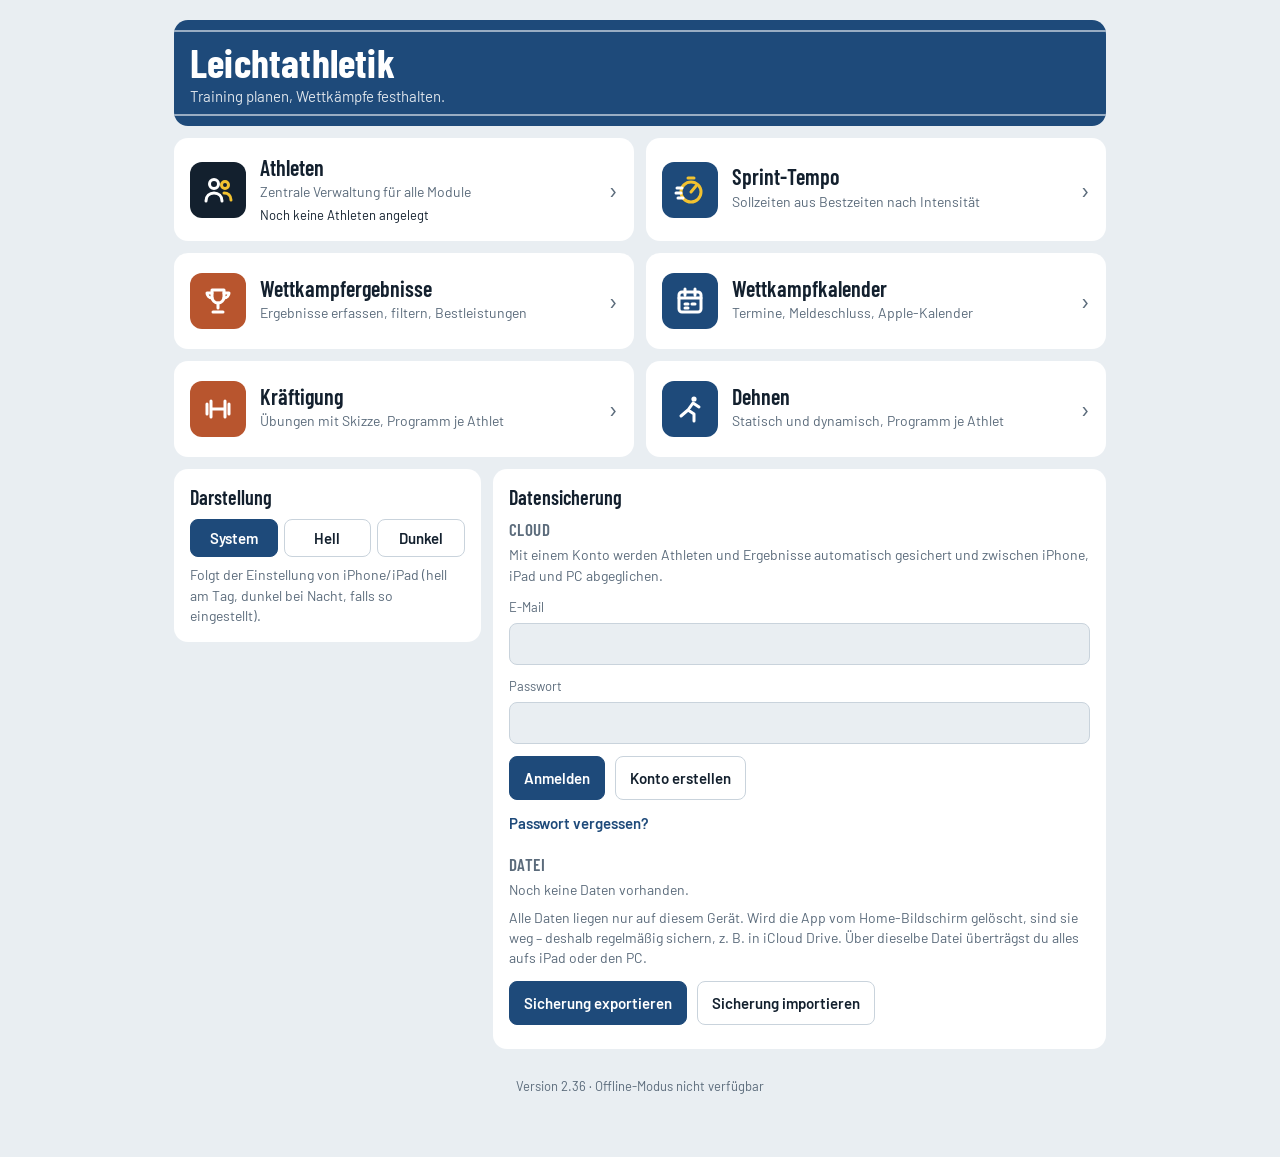
<file: index.html>
<!DOCTYPE html>
<html lang="de">
<head>
<meta charset="utf-8">
<meta name="viewport" content="width=device-width, initial-scale=1, viewport-fit=cover">
<title>Leichtathletik</title>
<meta name="description" content="Leichtathletik-Werkzeuge: Sprint-Tempo-Rechner und Wettkampfergebnisse.">
<link rel="manifest" href="manifest.webmanifest">
<link rel="icon" href="icons/icon-192.png" type="image/png">
<link rel="apple-touch-icon" href="icons/apple-touch-icon.png">
<meta name="apple-mobile-web-app-capable" content="yes">
<meta name="mobile-web-app-capable" content="yes">
<meta name="apple-mobile-web-app-title" content="Leichtathletik">
<meta name="apple-mobile-web-app-status-bar-style" content="black-translucent">
<meta name="theme-color" content="#E9EEF2" media="(prefers-color-scheme: light)">
<meta name="theme-color" content="#0E1824" media="(prefers-color-scheme: dark)">
<script src="shared/theme.js"></script>
<link rel="stylesheet" href="shared/base.css">
<style>
.hero{background:var(--track);color:var(--track-ink);border-radius:14px;padding:22px 16px 18px;margin-bottom:12px;position:relative;overflow:hidden}
.hero::before,.hero::after{content:"";position:absolute;left:0;right:0;height:2px;background:rgba(255,255,255,.55)}
.hero::before{top:10px}.hero::after{bottom:10px}
.hero h1{font-size:40px;margin:0}
.hero p{margin:4px 0 0;opacity:.85;font-size:15px}
.tiles{display:grid;gap:12px;margin-bottom:12px}
.tile{display:flex;gap:14px;align-items:center;background:var(--surface);border-radius:14px;padding:16px;color:var(--ink);text-decoration:none;min-height:96px}
.tile:active{transform:scale(.99)}
.tile .ic{flex:0 0 56px;height:56px;border-radius:12px;display:grid;place-items:center;background:var(--track)}
.tile .ic.alt{background:var(--clay)}
.tile .ic svg{width:32px;height:32px}
.tile .tx{flex:1;min-width:0}
.tile h2{margin:0 0 2px;font-size:22px}
.tile .d{display:block;font-size:14px;color:var(--muted)}
.tile .st{display:block;font-size:13px;color:var(--ink);margin-top:4px;font-variant-numeric:tabular-nums}
.tile .go{color:var(--muted);font-size:26px}
.tile.soon{opacity:.55;pointer-events:none}
@media (min-width:740px){
  main{max-width:980px}
  .tiles{grid-template-columns:repeat(2,minmax(0,1fr))}
  .hubcols{display:grid;grid-template-columns:minmax(0,1fr) minmax(0,2fr);gap:0 12px;align-items:start}
}
.tile.soon .ic{background:var(--line)}
h3{font:600 17px "Barlow Condensed",sans-serif;margin:16px 0 6px;color:var(--muted);text-transform:uppercase;letter-spacing:.6px}
h3:first-of-type{margin-top:4px}
.cloudst{display:flex;align-items:center;gap:8px;font-size:15px}
.dot{width:10px;height:10px;border-radius:50%;background:var(--muted);flex:0 0 10px}
.dot.ok{background:var(--ok)}
.store-bar{height:6px;border-radius:3px;background:var(--grid);margin-top:14px;overflow:hidden}
.store-bar i{display:block;height:100%;width:0;min-width:2px;background:var(--track);border-radius:3px}
.store-bar.high i{background:var(--warn)}.dot.busy{background:var(--signal)}.dot.err{background:var(--warn)}
</style>
</head>
<body>
<main>
  <div class="hero">
    <h1>Leichtathletik</h1>
    <p>Training planen, Wettkämpfe festhalten.</p>
  </div>

  <section id="recBox" hidden aria-labelledby="recHead">
    <h2 id="recHead">Neues Passwort setzen</h2>
    <div id="recForm">
      <label class="fl" for="recPw" style="margin-top:0">Neues Passwort (mindestens 8 Zeichen)</label>
      <input type="password" id="recPw" autocomplete="new-password" style="font:500 16px Barlow,sans-serif;color:var(--ink);background:var(--bg);border:1px solid var(--line);border-radius:8px;padding:9px 10px;width:100%;min-height:42px">
      <label class="fl" for="recPw2">Wiederholen</label>
      <input type="password" id="recPw2" autocomplete="new-password" style="font:500 16px Barlow,sans-serif;color:var(--ink);background:var(--bg);border:1px solid var(--line);border-radius:8px;padding:9px 10px;width:100%;min-height:42px">
      <div class="row" style="margin-top:12px"><button class="btn primary" id="recSave">Passwort speichern</button></div>
    </div>
    <p class="note" id="recMsg" aria-live="polite"></p>
  </section>

  <div class="banner" id="bkBanner" hidden>
    <span id="bkBannerTxt"></span>
    <button class="btn primary" id="bkBannerBtn">Jetzt sichern</button>
  </div>

  <nav class="tiles" aria-label="Module">
    <a class="tile" href="athleten/">
      <span class="ic" aria-hidden="true" style="background:var(--ink)">
        <svg viewBox="0 0 32 32" fill="none" stroke="#fff" stroke-width="3" stroke-linecap="round"><circle cx="12" cy="10" r="4.5"/><path d="M4 27c0-5 3.6-8 8-8s8 3 8 8"/><circle cx="23" cy="11" r="3.5" stroke="#F2C230"/><path d="M22 19c4 0 7 2.5 7 7" stroke="#F2C230"/></svg>
      </span>
      <span class="tx">
        <h2>Athleten</h2>
        <span class="d">Zentrale Verwaltung für alle Module</span>
        <span class="st" id="stAth"></span>
      </span>
      <span class="go" aria-hidden="true">›</span>
    </a>
    <a class="tile" href="tempo/">
      <span class="ic" aria-hidden="true">
        <svg viewBox="0 0 32 32" fill="none" stroke="#F2C230" stroke-width="3" stroke-linecap="round"><circle cx="17" cy="18" r="10"/><path d="M17 18l5-6M14 4h6"/><path d="M3 14h5M2 19h5M4 24h5" stroke="#fff"/></svg>
      </span>
      <span class="tx">
        <h2>Sprint-Tempo</h2>
        <span class="d">Sollzeiten aus Bestzeiten nach Intensität</span>
        <span class="st" id="stTempo"></span>
      </span>
      <span class="go" aria-hidden="true">›</span>
    </a>
    <a class="tile" href="ergebnisse/">
      <span class="ic alt" aria-hidden="true">
        <svg viewBox="0 0 32 32" fill="none" stroke="#fff" stroke-width="3" stroke-linecap="round" stroke-linejoin="round"><path d="M10 5h12v7a6 6 0 0 1-12 0z"/><path d="M10 8H5a5 5 0 0 0 5 5M22 8h5a5 5 0 0 1-5 5M16 18v5M11 27h10"/></svg>
      </span>
      <span class="tx">
        <h2>Wettkampfergebnisse</h2>
        <span class="d">Ergebnisse erfassen, filtern, Bestleistungen</span>
        <span class="st" id="stRes"></span>
      </span>
      <span class="go" aria-hidden="true">›</span>
    </a>
    <a class="tile" href="kalender/">
      <span class="ic" aria-hidden="true">
        <svg viewBox="0 0 32 32" fill="none" stroke="#fff" stroke-width="3" stroke-linecap="round" stroke-linejoin="round"><rect x="5" y="7" width="22" height="20" rx="3"/><path d="M5 13h22M11 4v6M21 4v6M11 19h3M18 19h3M11 23h3"/></svg>
      </span>
      <span class="tx">
        <h2>Wettkampfkalender</h2>
        <span class="d">Termine, Meldeschluss, Apple-Kalender</span>
        <span class="st" id="stCal"></span>
      </span>
      <span class="go" aria-hidden="true">›</span>
    </a>
    <a class="tile" href="kraft/">
      <span class="ic alt" aria-hidden="true">
        <svg viewBox="0 0 32 32" fill="none" stroke="#fff" stroke-width="3" stroke-linecap="round" stroke-linejoin="round"><path d="M9 16h14M5 11v10M9 8v16M23 8v16M27 11v10"/></svg>
      </span>
      <span class="tx">
        <h2>Kräftigung</h2>
        <span class="d">Übungen mit Skizze, Programm je Athlet</span>
        <span class="st" id="stKraft"></span>
      </span>
      <span class="go" aria-hidden="true">›</span>
    </a>
    <a class="tile" href="dehnen/">
      <span class="ic" aria-hidden="true">
        <svg viewBox="0 0 32 32" fill="none" stroke="#fff" stroke-width="3" stroke-linecap="round" stroke-linejoin="round"><circle cx="20" cy="6" r="2.6" fill="#fff" stroke="none"/><path d="M19 10l-5 7 6 4v7M14 17l-7 6M19 10l6 4"/></svg>
      </span>
      <span class="tx">
        <h2>Dehnen</h2>
        <span class="d">Statisch und dynamisch, Programm je Athlet</span>
        <span class="st" id="stDehnen"></span>
      </span>
      <span class="go" aria-hidden="true">›</span>
    </a>
  </nav>

  <div class="hubcols">
  <section aria-labelledby="thHead" id="thBox">
    <h2 id="thHead">Darstellung</h2>
    <div class="seg" id="thSeg" role="group" aria-label="Darstellung">
      <button type="button" data-v="system">System</button>
      <button type="button" data-v="light">Hell</button>
      <button type="button" data-v="dark">Dunkel</button>
    </div>
    <p class="note" id="thNote"></p>
  </section>

  <section aria-labelledby="bkHead">
    <h2 id="bkHead">Datensicherung</h2>
    <div id="cloudBox" hidden>
      <h3>Cloud</h3>
      <div id="cloudOut">
        <p class="note" style="margin-top:0">Mit einem Konto werden Athleten und Ergebnisse automatisch gesichert und zwischen iPhone, iPad und PC abgeglichen.</p>
        <label class="fl" for="cEmail">E-Mail</label>
        <input type="text" id="cEmail" inputmode="email" autocomplete="username" autocapitalize="off" spellcheck="false">
        <label class="fl" for="cPw">Passwort</label>
        <input type="password" id="cPw" autocomplete="current-password" style="font:500 16px Barlow,sans-serif;color:var(--ink);background:var(--bg);border:1px solid var(--line);border-radius:8px;padding:9px 10px;width:100%;min-height:42px">
        <div class="row" style="margin-top:12px">
          <button class="btn primary" id="cIn">Anmelden</button>
          <button class="btn" id="cUp">Konto erstellen</button>
        </div>
        <button class="link" id="cForgot" style="margin-top:8px">Passwort vergessen?</button>
      </div>
      <div id="cloudIn" hidden>
        <div class="cloudst"><span class="dot" id="cDot"></span><span id="cState"></span></div>
        <p class="note" id="cWho"></p>
        <div class="row" style="margin-top:12px">
          <button class="btn primary" id="cSync">Jetzt synchronisieren</button>
          <button class="btn" id="cOut">Abmelden</button>
        </div>
        <div id="cStore" hidden>
          <div class="store-bar" role="img" id="cStoreBar"><i id="cStoreFill"></i></div>
          <p class="note" id="cStoreTxt" style="margin-top:6px"></p>
        </div>
        <button class="link" id="cPwChg" style="margin-top:8px">Passwort ändern</button>
        <div id="pwChg" hidden>
          <label class="fl" for="chgPw">Neues Passwort (mindestens 8 Zeichen)</label>
          <input type="password" id="chgPw" autocomplete="new-password" style="font:500 16px Barlow,sans-serif;color:var(--ink);background:var(--bg);border:1px solid var(--line);border-radius:8px;padding:9px 10px;width:100%;min-height:42px">
          <div class="row" style="margin-top:10px"><button class="btn primary" id="chgSave">Speichern</button><button class="btn" id="chgCancel">Abbrechen</button></div>
        </div>
      </div>
      <p class="note" id="cMsg" aria-live="polite"></p>
      <h3>Datei</h3>
    </div>
    <p class="note" style="margin-top:0" id="bkState"></p>
    <p class="note" id="bkInfo">Alle Daten liegen nur auf diesem Gerät. Wird die App vom Home-Bildschirm gelöscht, sind sie weg – deshalb regelmäßig sichern, z. B. in iCloud Drive. Über dieselbe Datei überträgst du alles aufs iPad oder den PC.</p>
    <div class="row" style="margin-top:12px">
      <button class="btn primary" id="exp">Sicherung exportieren</button>
      <button class="btn" id="impBtn">Sicherung importieren</button>
      <input type="file" id="impFile" accept=".json,application/json" hidden>
    </div>
    <p class="note" id="bkMsg" aria-live="polite"></p>
  </section>

  </div>
  <p class="foot">Version <span id="ver"></span> · <span id="offState">Offline-Modus wird vorbereitet …</span></p>
</main>
<script src="shared/config.js"></script>
<script src="shared/common.js"></script>
<script src="shared/cloud.js"></script>
<script>
(function(){
"use strict";
const $=id=>document.getElementById(id);
$("ver").textContent=LA.VERSION;

function render(){
  const ath=LA.athletes().length;
  $("stAth").textContent=ath?LA.plural(ath,"Athlet","Athleten"):"Noch keine Athleten angelegt";
  $("stTempo").textContent="";
  const res=LA.load(LA.KEYS.results,[])||[];
  if(res.length){
    const last=res.map(r=>r.date).sort().pop();
    $("stRes").textContent=res.length+" Ergebnis"+(res.length===1?"":"se")+" · zuletzt "+LA.fmtDate(last);
  } else $("stRes").textContent="";
  const t=new Date(Date.now()-new Date().getTimezoneOffset()*6e4).toISOString().slice(0,10);
  [["kraft","stKraft"],["dehnen","stDehnen"]].forEach(([pg,el])=>{ const all=LA.progAll(pg);
    const kb=LA.athletes().map(a=>[a,all[a.id]?LA.progFor(pg,a.id):null]).filter(x=>x[1]&&(x[1].favs.length||x[1].log.length));
    $(el).textContent=kb.map(([a,k])=>a.name+": "+LA.plural(k.favs.length,"Übung","Übungen")+(k.log.length?" · zuletzt "+LA.fmtDate(k.log[k.log.length-1].date).slice(0,6):"")).join(" · "); });
  const up=LA.events().filter(e=>(e.endDate||e.date)>=t), nx=up[0];
  const dl=up.filter(e=>e.deadline&&!e.entered&&e.deadline>=t).sort((a,b)=>a.deadline.localeCompare(b.deadline))[0];
  $("stCal").textContent=nx?"Nächster: "+LA.fmtDate(nx.date).slice(0,6)+" "+LA.eventTitle(nx)
    +(dl?" · Meldeschluss "+(LA.daysUntil(dl.deadline,t)===0?"heute":"in "+LA.plural(LA.daysUntil(dl.deadline,t),"Tag","Tagen")):""):"";

  const s=LA.backupStatus();
  $("bkInfo").textContent=s.cloudSafe
    ?"Zusätzlich zur Cloud kannst du eine Sicherungsdatei anlegen, z. B. vor größeren Änderungen."
    :"Alle Daten liegen nur auf diesem Gerät. Wird die App vom Home-Bildschirm gelöscht, sind sie weg – deshalb regelmäßig sichern, z. B. in iCloud Drive. Über dieselbe Datei überträgst du alles aufs iPad oder den PC.";
  if(s.empty){ $("bkState").textContent="Noch keine Daten vorhanden."; $("bkBanner").hidden=true; }
  else if(s.cloudSafe){ $("bkState").textContent=s.lastAt?"Letzte Sicherungsdatei: "+LA.fmtDate(s.lastAt)+".":"Noch keine Sicherungsdatei angelegt."; $("bkBanner").hidden=true; }
  else if(s.upToDate){ $("bkState").innerHTML='<span class="ok">Alles gesichert</span> am '+LA.fmtDate(s.lastAt)+"."; $("bkBanner").hidden=true; }
  else {
    $("bkState").innerHTML='<span class="warn">Änderungen seit '+(s.lastAt?"der letzten Sicherung ("+LA.fmtDate(s.lastAt)+")":"Beginn")+" nicht gesichert.</span>";
    $("bkBannerTxt").textContent=s.lastAt?"Neue Daten seit der letzten Sicherung.":"Deine Daten sind noch nicht gesichert.";
    $("bkBanner").hidden=false;
  }
}
async function doExport(){
  const r=await LA.exportBackup();
  if(r.res==="aborted") return;
  $("bkMsg").textContent=r.res==="shared"?"Sicherung „"+r.name+"“ geteilt.":"Sicherung „"+r.name+"“ gespeichert.";
  render();
}
$("exp").addEventListener("click",doExport);
$("bkBannerBtn").addEventListener("click",doExport);
$("impBtn").addEventListener("click",()=>$("impFile").click());
$("impFile").addEventListener("change",async e=>{
  const f=e.target.files&&e.target.files[0]; e.target.value=""; if(!f) return;
  let b;
  try{ b=LA.parseBackup(await f.text()); }
  catch(err){ $("bkMsg").innerHTML='<span class="warn">Datei ist keine gültige Sicherung.</span>'; return; }
  const na=b.athletes.length, nr=b.results.length;
  if(!confirm("Sicherung mit "+na+" Athlet"+(na===1?"":"en")+" und "+nr+" Ergebnis"+(nr===1?"":"sen")+" übernehmen?\n\nVorhandene Einträge bleiben erhalten, gleiche Einträge werden aktualisiert.")) return;
  const r=LA.applyBackup(b);
  $("bkMsg").innerHTML='<span class="ok">Übernommen: '+r.athletes+" Athlet"+(r.athletes===1?"":"en")+", "+r.results+" Ergebnis"+(r.results===1?"":"se")+(r.events?", "+LA.plural(r.events,"Wettkampf","Wettkämpfe"):"")+".</span>";
  render();
});
window.addEventListener("pageshow",render);

/* ---------- Darstellung ---------- */
function renderTheme(){
  const m=LA_THEME.get();
  [...$("thSeg").querySelectorAll("button")].forEach(b=>b.setAttribute("aria-pressed",String(b.dataset.v===m)));
  $("thNote").textContent=m==="system"?"Folgt der Einstellung von iPhone/iPad (hell am Tag, dunkel bei Nacht, falls so eingestellt).":"Gilt auf diesem Gerät für alle Bereiche der App.";
}
$("thSeg").addEventListener("click",e=>{const b=e.target.closest("button"); if(!b) return; LA_THEME.set(b.dataset.v); renderTheme(); });
renderTheme();

/* ---------- Cloud ---------- */
const C=LA.cloud;
function fmtTs(iso){ const d=new Date(iso); return LA.fmtDate(iso)+", "+String(d.getHours()).padStart(2,"0")+":"+String(d.getMinutes()).padStart(2,"0")+" Uhr"; }
function renderCloud(x){
  $("cloudBox").hidden=!x.configured;
  if(!x.configured) return;
  $("cloudOut").hidden=x.loggedIn; $("cloudIn").hidden=!x.loggedIn;
  if(!x.loggedIn){ if(x.error) $("cMsg").innerHTML='<span class="warn">'+LA.esc(x.error)+"</span>"; return; }
  const dot=$("cDot");
  if(x.syncing){ dot.className="dot busy"; $("cState").textContent="Synchronisiere …"; }
  else if(x.error){ dot.className="dot err"; $("cState").textContent="Fehler: "+x.error; }
  else if(x.pending){ dot.className="dot busy"; $("cState").textContent=LA.plural(x.pending,"Änderung","Änderungen")+" noch nicht in der Cloud"+(navigator.onLine===false?" – offline":""); }
  else if(x.lastSyncAt){ dot.className="dot ok"; $("cState").textContent="Alles in der Cloud gesichert"; }
  else { dot.className="dot"; $("cState").textContent="Noch nicht synchronisiert"; }
  $("cWho").textContent="Angemeldet als "+x.email+(x.lastSyncAt?" · zuletzt synchronisiert "+fmtTs(x.lastSyncAt):"");
  const st=x.storage; $("cStore").hidden=!st;
  if(st){
    const pct=st.db_bytes/st.limit*100, n=v=>v.toLocaleString("de-DE",{maximumFractionDigits:1});
    const sz=b=>b<1024?b+" B":b<1048576?n(b/1024)+" kB":n(b/1048576)+" MB";
    $("cStoreFill").style.width=Math.min(100,pct).toFixed(2)+"%";
    $("cStoreBar").classList.toggle("high",pct>=80);
    $("cStoreBar").setAttribute("aria-label","Datenbank zu "+n(pct)+" Prozent belegt");
    $("cStoreTxt").innerHTML="Speicher bei Supabase: <b>"+sz(st.db_bytes)+" von "+sz(st.limit)+"</b> belegt ("+(pct<1?"unter 1":n(pct))+" %)"
      +"<br>Davon deine Daten: "+sz(st.own_bytes)+" ("+LA.plural(st.own_rows,"Eintrag","Einträge")+") – den Rest belegt Supabase selbst."
      +(pct>=80?'<br><span class="warn">Fast voll – bitte melden.</span>':"");
  }
  $("cSync").disabled=x.syncing;
}
async function auth(fn){
  const email=$("cEmail").value.trim(), pw=$("cPw").value;
  if(!/^\S+@\S+\.\S+$/.test(email)){ $("cMsg").innerHTML='<span class="warn">Bitte eine gültige E-Mail-Adresse eingeben.</span>'; return; }
  if(pw.length<8){ $("cMsg").innerHTML='<span class="warn">Passwort mit mindestens 8 Zeichen eingeben.</span>'; return; }
  $("cIn").disabled=$("cUp").disabled=true; $("cMsg").textContent="Bitte warten …";
  try{
    const r=await fn(email,pw);
    $("cPw").value="";
    if(r&&r.confirmed===false) $("cMsg").innerHTML='<span class="ok">Konto angelegt.</span> Bitte den Link in der Bestätigungs-Mail öffnen und dich danach hier anmelden.';
    else $("cMsg").textContent="";
  }catch(e){ $("cMsg").innerHTML='<span class="warn">'+LA.esc(e.message)+"</span>"; }
  $("cIn").disabled=$("cUp").disabled=false;
  render();
}
$("cIn").addEventListener("click",()=>auth(C.signIn));
const warn=m=>'<span class="warn">'+LA.esc(m)+"</span>";
$("cForgot").addEventListener("click",async()=>{
  const email=$("cEmail").value.trim();
  if(!/^\S+@\S+\.\S+$/.test(email)){ $("cMsg").innerHTML=warn("Erst oben deine E-Mail-Adresse eingeben, dann „Passwort vergessen?“ tippen."); return; }
  $("cForgot").disabled=true; $("cMsg").textContent="Bitte warten …";
  try{
    await C.requestPasswordReset(email);
    $("cMsg").innerHTML='<span class="ok">E-Mail verschickt.</span> Den Link darin öffnen (auch in Safari oder am PC möglich), dort ein neues Passwort setzen und dich danach hier anmelden. Keine Mail? Spam-Ordner prüfen; es geht nur wenige Mails pro Stunde.';
  }catch(e){ $("cMsg").innerHTML=warn(e.message); }
  $("cForgot").disabled=false;
});
$("cPwChg").addEventListener("click",()=>{ $("pwChg").hidden=false; $("cPwChg").hidden=true; $("chgPw").focus(); });
$("chgCancel").addEventListener("click",()=>{ $("pwChg").hidden=true; $("cPwChg").hidden=false; $("chgPw").value=""; });
$("chgSave").addEventListener("click",async()=>{
  const pw=$("chgPw").value;
  if(pw.length<8){ $("cMsg").innerHTML=warn("Passwort mit mindestens 8 Zeichen eingeben."); return; }
  try{ await C.updatePassword(pw); $("chgPw").value=""; $("pwChg").hidden=true; $("cPwChg").hidden=false; $("cMsg").innerHTML='<span class="ok">Passwort geändert.</span> Auf anderen Geräten bleibst du angemeldet.'; }
  catch(e){ $("cMsg").innerHTML=warn(e.message); }
});
// Rücksetz-Link aus der E-Mail (öffnet diese Seite mit #access_token=…&type=recovery)
const REC=C.configured?C.readRecoveryLink():null;
if(REC){
  history.replaceState(null,"",location.pathname+location.search); // Token nicht in der Adresse lassen
  $("recBox").hidden=false; window.scrollTo(0,0);
  if(REC.error){ $("recForm").hidden=true; $("recMsg").innerHTML=warn(REC.error); }
  $("recSave").addEventListener("click",async()=>{
    const a=$("recPw").value, b=$("recPw2").value;
    if(a.length<8){ $("recMsg").innerHTML=warn("Passwort mit mindestens 8 Zeichen eingeben."); return; }
    if(a!==b){ $("recMsg").innerHTML=warn("Die beiden Eingaben stimmen nicht überein."); return; }
    $("recSave").disabled=true; $("recMsg").textContent="Bitte warten …";
    try{
      const r=await C.updatePassword(a,REC.token);
      $("recForm").hidden=true;
      $("recMsg").innerHTML='<span class="ok">Neues Passwort gespeichert.</span> Öffne jetzt die App vom Home-Bildschirm und melde dich unter Datensicherung → Cloud'+(r.email?" als "+LA.esc(r.email):"")+" mit dem neuen Passwort an.";
    }catch(e){ $("recMsg").innerHTML=warn(e.message); $("recSave").disabled=false; }
  });
}
$("cUp").addEventListener("click",()=>auth(C.signUp));
$("cSync").addEventListener("click",async()=>{ $("cMsg").textContent=""; const x=await C.sync({force:true}); if(x.error) $("cMsg").innerHTML='<span class="warn">'+LA.esc(x.error)+"</span>"; else if(x.pending&&navigator.onLine===false) $("cMsg").textContent="Offline – wird synchronisiert, sobald Internet da ist."; render(); });
$("cOut").addEventListener("click",()=>{ if(confirm("Abmelden? Die Daten bleiben auf diesem Gerät erhalten.")) { C.signOut(); $("cMsg").textContent=""; render(); } });
C.onStatus(x=>{ renderCloud(x); render(); });
window.addEventListener("la:synced",render);
renderCloud(C.status());
render();
LA.registerOffline("./",s=>{$("offState").textContent=s;});
})();
</script>
</body>
</html>
</file>
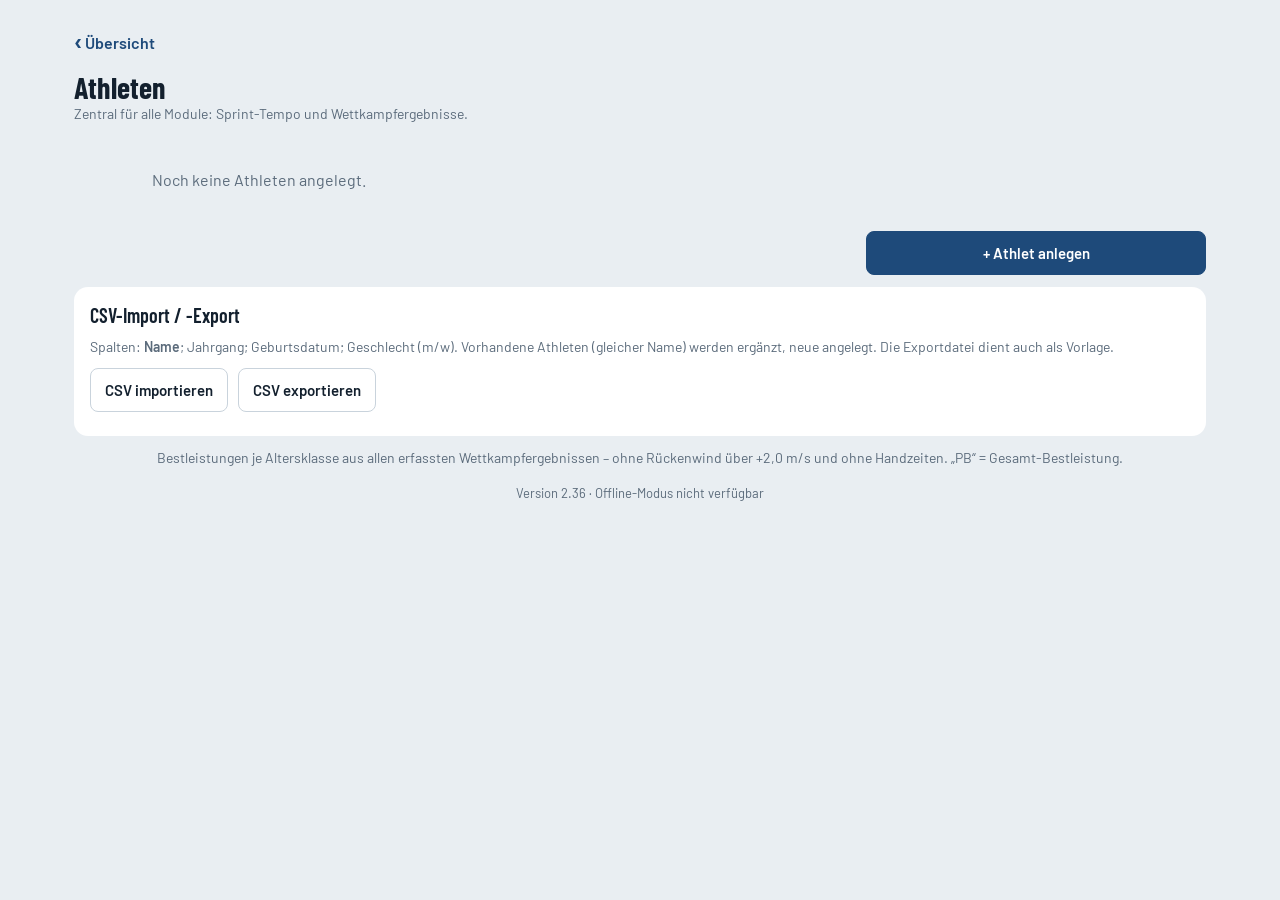
<file: athleten/index.html>
<!DOCTYPE html>
<html lang="de">
<head>
<meta charset="utf-8">
<meta name="viewport" content="width=device-width, initial-scale=1, viewport-fit=cover">
<title>Athleten</title>
<meta name="description" content="Zentrale Athletenverwaltung für alle Leichtathletik-Module.">
<link rel="manifest" href="../manifest.webmanifest">
<link rel="icon" href="../icons/icon-192.png" type="image/png">
<link rel="apple-touch-icon" href="../icons/apple-touch-icon.png">
<meta name="apple-mobile-web-app-capable" content="yes">
<meta name="mobile-web-app-capable" content="yes">
<meta name="apple-mobile-web-app-title" content="Leichtathletik">
<meta name="apple-mobile-web-app-status-bar-style" content="black-translucent">
<meta name="theme-color" content="#E9EEF2" media="(prefers-color-scheme: light)">
<meta name="theme-color" content="#0E1824" media="(prefers-color-scheme: dark)">
<script src="../shared/theme.js"></script>
<link rel="stylesheet" href="../shared/base.css">
<style>
.ath{display:block;width:100%;box-sizing:border-box;text-align:left;background:var(--surface);border:0;border-radius:14px;padding:14px 16px;margin-bottom:8px;color:var(--ink);font:inherit;cursor:pointer}
.ath .nm{display:flex;justify-content:space-between;align-items:baseline;gap:8px}
.ath .nm b{font:600 21px "Barlow Condensed",sans-serif}
.ath .nm span{font-size:14px;color:var(--muted)}
.ath .pbl{width:100%;border-collapse:collapse;margin-top:6px;font-size:14px;font-variant-numeric:tabular-nums}
.ath .pbl td{padding:3px 0;border-top:1px solid var(--line);vertical-align:baseline}
.ath .pbl .m{font:700 17px "Barlow Condensed",sans-serif;text-align:right;white-space:nowrap;padding-left:8px}
.ath .pbl .dt{color:var(--muted);text-align:right;white-space:nowrap;padding-left:10px;width:1%}
.ath .none{font-size:14px;color:var(--muted);margin-top:4px}
.ath .miss{font-size:14px;font-weight:600;color:var(--warn);margin-top:6px}
.ath .tit{margin-top:12px;padding-top:10px;border-top:1px solid var(--line)}
.ath .tit h3{font:600 15px "Barlow Condensed",sans-serif;margin:0 0 4px;display:flex;justify-content:space-between;color:var(--ink)}
.ath .tit h3 span{font:500 14px "Barlow",sans-serif;color:var(--muted)}
.ath .tl{display:flex;gap:8px;align-items:baseline;font-size:14px;padding:3px 0}
.ath .tl .md{flex:0 0 auto;width:22px;text-align:center}
.ath .tl .tx{flex:1;min-width:0}
.ath .tl .sm{color:var(--muted);font-size:13px}
.ath .tl .pl{display:inline-block;min-width:22px;font:700 14px "Barlow Condensed",sans-serif;color:var(--muted);border:1px solid var(--line);border-radius:5px;padding:0 3px}
.ath .tview{display:flex;gap:4px;margin:6px 0 2px}
.ath .tview button{flex:1 1 0;border:1px solid var(--line);background:transparent;color:var(--ink);font:600 13px "Barlow",sans-serif;padding:6px 8px;border-radius:7px;cursor:pointer;min-height:34px}
.ath .tview button[aria-pressed="true"]{background:var(--track);border-color:var(--track);color:var(--track-ink)}
.ath .nm .edit{font-size:14px;padding:0;margin-left:8px}
.ath .ty{display:flex;justify-content:space-between;font:600 14px "Barlow Condensed",sans-serif;color:var(--muted);margin-top:8px;padding-bottom:2px;border-bottom:1px solid var(--line);letter-spacing:.3px}
.ath .ty span:last-child{font:500 13px "Barlow",sans-serif}
.ath .akh{font:600 15px "Barlow Condensed",sans-serif;color:var(--muted);margin-top:10px;letter-spacing:.3px;display:flex;gap:6px;align-items:center}
.ath .akh .cur{font:600 11px "Barlow",sans-serif;padding:1px 6px;border-radius:5px;background:var(--track);color:var(--track-ink)}
.ath .pbl .pbm{display:inline-block;font:600 11px "Barlow",sans-serif;padding:0 5px;border-radius:4px;background:var(--signal);color:var(--signal-ink);margin-left:6px;vertical-align:1px}
.empty{text-align:center;color:var(--muted);padding:28px 10px}
.err{color:var(--warn);font-size:14px;font-weight:600;margin:8px 0 0}
</style>
</head>
<body>
<main>
<div id="viewList">
  <a class="back" href="../">Übersicht</a>
  <h1>Athleten</h1>
  <p class="sub">Zentral für alle Module: Sprint-Tempo und Wettkampfergebnisse.</p>
  <div id="list" class="cards"></div>
  <a class="btn primary block wide-auto" href="#neu" id="addBtn" style="margin-top:12px">+ Athlet anlegen</a>
  <section style="margin-top:12px">
    <h2>CSV-Import / -Export</h2>
    <p class="note" style="margin-top:0">Spalten: <b>Name</b>; Jahrgang; Geburtsdatum; Geschlecht (m/w). Vorhandene Athleten (gleicher Name) werden ergänzt, neue angelegt. Die Exportdatei dient auch als Vorlage.</p>
    <div class="row" style="margin-top:10px">
      <button class="btn" id="csvImpBtn">CSV importieren</button>
      <button class="btn" id="csvExp">CSV exportieren</button>
      <input type="file" id="csvFile" accept=".csv,text/csv,text/plain" hidden>
    </div>
    <p class="note" id="csvMsg" aria-live="polite"></p>
  </section>
  <section id="impBox" hidden></section>
  <p class="note" style="text-align:center">Bestleistungen je Altersklasse aus allen erfassten Wettkampfergebnissen – ohne Rückenwind über +2,0 m/s und ohne Handzeiten. „PB“ = Gesamt-Bestleistung.</p>
</div>

<div id="viewForm" class="narrow" hidden>
  <a class="back" href="#" id="cancelTop">Abbrechen</a>
  <h1 id="formHead">Athlet anlegen</h1>
  <form id="form" novalidate autocomplete="off">
    <section>
      <label class="fl" for="iName" style="margin-top:0">Name</label>
      <input type="text" id="iName" maxlength="40" required>
      <div class="grid2">
        <div>
          <label class="fl" for="iYear">Jahrgang (optional)</label>
          <input type="text" id="iYear" inputmode="numeric" maxlength="4" placeholder="z. B. 2008">
        </div>
        <div>
          <span class="fl">Geschlecht (Pflicht)</span>
          <div class="seg" id="iSex" role="group" aria-label="Geschlecht">
            <button type="button" data-v="m">männlich</button>
            <button type="button" data-v="w">weiblich</button>
          </div>
        </div>
      </div>
      <label class="fl" for="iBirth">Geburtsdatum (optional – für internationale Wettkämpfe)</label>
      <input type="date" id="iBirth" max="">
      <p class="note" id="akInfo"></p>
      <p class="note" id="statInfo"></p>
    </section>
    <p class="err" id="formErr" role="alert"></p>
    <div class="row" style="margin-top:12px">
      <button type="submit" class="btn primary" style="flex:1 1 auto">Speichern</button>
      <button type="button" class="btn" id="cancel">Abbrechen</button>
      <button type="button" class="btn danger" id="del" hidden>Löschen</button>
    </div>
  </form>
</div>
<p class="foot">Version <span id="ver"></span> · <span id="offState">Offline-Modus wird vorbereitet …</span></p>
</main>
<script src="../shared/config.js"></script>
<script src="../shared/common.js"></script>
<script src="../shared/cloud.js"></script>
<script>
(function(){
"use strict";
const $=id=>document.getElementById(id), esc=LA.esc;
let editId=null, delTimer=null, fromList=false, sex=null;
function syncSex(){
  [...$("iSex").querySelectorAll("button")].forEach(b=>b.setAttribute("aria-pressed",String(b.dataset.v===sex)));
  const bd=$("iBirth").value; if(bd&&LA.isIsoDate(bd)) $("iYear").value=bd.slice(0,4);
  const y=$("iYear").value.trim(), c=/^\d{4}$/.test(y)?LA.ageClass({birthYear:+y,sex},new Date().toISOString().slice(0,10)):null;
  $("akInfo").textContent=c?"Altersklasse "+new Date().getFullYear()+": "+c.label+(sex?"":" – Geschlecht wählen für M-/W-Klasse")
    :"Mit Jahrgang und Geschlecht werden die Altersklassen (z. B. M45) automatisch berechnet.";
}

const MEDAL={1:"🥇",2:"🥈",3:"🥉"};
// Ansicht der Titelübersicht: "year" (nach Jahr) oder "champ" (nach Meisterschaft) – je Gerät gespeichert
let TVIEW=(()=>{ try{ return localStorage.getItem("laTitleView")==="champ"?"champ":"year"; }catch(e){ return "year"; } })();
function titleHtml(a,res){
  const t=LA.titles(a.id,res); if(!t.length) return "";
  const count=l=>[1,2,3].filter(k=>l.some(r=>r.place===k)).map(k=>MEDAL[k]+" "+l.filter(r=>r.place===k).length).join("  ");
  const mark=r=>r.place<=3?'<span class="md" aria-label="Platz '+r.place+'">'+MEDAL[r.place]+"</span>":'<span class="md"><span class="pl" aria-label="Platz '+r.place+'">'+r.place+".</span></span>";
  const line=(r,head,dateTxt)=>{ const c=LA.ageClass(a,r.date,!!r.intl);
    return '<div class="tl">'+mark(r)+'<span class="tx">'+head
      +'<br><span class="sm">'+dateTxt+(r.meet?" · "+esc(r.meet):"")+(c?" · "+esc(c.label):"")+" · "+(r.venue==="indoor"?"Halle":"Freiluft")+" · "+esc(r.mark)+" "+LA.markUnit(r)+"</span></span></div>"; };
  let body;
  if(TVIEW==="champ"){
    // nach Meisterschaft: höchstwertige zuerst (WM … Kreis), eigene danach; innerhalb neueste zuerst
    // eigene internationale Meisterschaften direkt hinter der EM, andere eigene am Ende
    const rank=nm=>{ const k=LA.champRank(nm); if(k>=0) return k*10; return t.some(r=>LA.canonChamp(r.champ)===nm&&LA.isIntlChamp(r))?LA.champRank("Europameisterschaft")*10-1:-1; };
    const names=[...new Set(t.map(r=>LA.canonChamp(r.champ)))].sort((x,y)=>rank(y)-rank(x)||x.localeCompare(y,"de"));
    body=names.map(nm=>{ const l=t.filter(r=>LA.canonChamp(r.champ)===nm).sort((x,z)=>z.date.localeCompare(x.date)||x.place-z.place);
      return '<div class="ty"><span>'+esc(nm)+"</span><span>"+count(l)+"</span></div>"+l.map(r=>line(r,esc(r.discipline),LA.fmtDate(r.date))).join(""); }).join("");
  } else {
    // nach Jahr: neuestes zuerst, auch innerhalb des Jahres
    const years=[...new Set(t.map(r=>r.date.slice(0,4)))].sort().reverse();
    body=years.map(y=>{ const l=t.filter(r=>r.date.slice(0,4)===y).sort((x,z)=>z.date.localeCompare(x.date)||x.place-z.place);
      return '<div class="ty"><span>'+y+"</span><span>"+count(l)+"</span></div>"+l.map(r=>line(r,esc(LA.canonChamp(r.champ))+" · "+esc(r.discipline),LA.fmtDate(r.date).slice(0,6))).join(""); }).join("");
  }
  return '<div class="tit"><h3>Titel &amp; Medaillen<span>'+count(t)+"</span></h3>"
    +'<div class="tview" role="group" aria-label="Ansicht"><button type="button" data-tv="year" aria-pressed="'+(TVIEW==="year")+'">Nach Jahr</button>'
    +'<button type="button" data-tv="champ" aria-pressed="'+(TVIEW==="champ")+'">Nach Meisterschaft</button></div>'+body+"</div>";
}
function renderList(){
  const list=LA.athletes(), res=LA.results(), today=new Date().toISOString().slice(0,10);
  const best=LA.bestMarks(res,{byClass:true,athletes:list}), life=new Set([...LA.bestMarks(res).values()].map(r=>r.id));
  if(!list.length){ $("list").innerHTML='<div class="empty">Noch keine Athleten angelegt.</div>'; return; }
  $("list").innerHTML=list.map(a=>{
    const n=res.filter(r=>r.athleteId===a.id).length;
    // Persönliche Bestleistungen aus allen erfassten Wettkämpfen (ohne Rückenwind > 2,0 und Handzeiten)
    // … gruppiert nach Altersklasse (aktuelle zuerst); "PB" markiert die Gesamt-Bestleistung
    const cur=LA.ageClass(a,today);
    const groups=new Map();
    [...best.values()].filter(r=>r.athleteId===a.id).forEach(r=>{
      const c=LA.ageClass(a,r.date,!!r.intl), k=c?c.label:"";
      if(!groups.has(k)) groups.set(k,{c,list:[]});
      groups.get(k).list.push(r);
    });
    const ordered=[...groups.values()].sort((x,y)=>(y.c?y.c.minAge:-1)-(x.c?x.c.minAge:-1));
    const table=l=>'<table class="pbl">'+l.sort((x,y)=>LA.discOrder(x.discipline)-LA.discOrder(y.discipline)||x.discipline.localeCompare(y.discipline,"de"))
      .map(r=>"<tr><td>"+esc(r.discipline)+(life.has(r.id)&&groups.size>1?'<span class="pbm">PB</span>':"")+'</td><td class="m">'+esc(r.mark)+" "+LA.markUnit(r)
      +'</td><td class="dt">'+LA.fmtDate(r.date)+"</td></tr>").join("")+"</table>";
    const pbTxt=ordered.length?ordered.map(g=>(g.c?'<div class="akh">'+esc(g.c.label)+(cur&&cur.label===g.c.label?'<span class="cur">aktuell</span>':"")+"</div>":(groups.size>1?'<div class="akh">Ohne Jahrgang</div>':""))+table(g.list)).join("")
      :(n?'<div class="none">Keine gültigen Bestleistungen</div>':'<div class="none">Noch keine Wettkampfergebnisse</div>');
    return '<div class="ath" data-id="'+esc(a.id)+'"><div class="nm"><b>'+esc(a.name)+"</b><span>"
      +(a.birthYear?"Jg. "+a.birthYear+" · ":"")+(cur?esc(cur.label)+" · ":"")+LA.plural(n,"Ergebnis","Ergebnisse")
      +'<button type="button" class="link edit" data-edit="'+esc(a.id)+'">Bearbeiten</button></span></div>'
      +(a.sex?"":'<div class="miss">Geschlecht fehlt – tippen zum Ergänzen (für M-/W-Altersklassen)</div>')
      +pbTxt+titleHtml(a,res)+"</div>";
  }).join("");
}
/* ---------- CSV ---------- */
$("csvExp").addEventListener("click",async()=>{
  const rows=[["Name","Jahrgang","Geburtsdatum","Geschlecht"]].concat(LA.athletes().map(a=>[a.name,a.birthYear||"",a.birthDate?LA.fmtDate(a.birthDate):"",a.sex||""]));
  const name="athleten-"+new Date().toISOString().slice(0,10)+".csv";
  const r=await LA.shareOrDownload(name,"text/csv",LA.toCSV(rows));
  if(r!=="aborted") $("csvMsg").textContent="„"+name+"“ exportiert.";
});
$("csvImpBtn").addEventListener("click",()=>$("csvFile").click());
$("csvFile").addEventListener("change",async e=>{
  const f=e.target.files&&e.target.files[0]; e.target.value=""; if(!f) return;
  $("csvMsg").textContent="";
  const rows=LA.parseCSV(await LA.readTextFile(f));
  if(rows.length<2){ $("csvMsg").innerHTML='<span class="warn">„'+esc(f.name)+'“ ist leer oder hat nur eine Überschriftszeile.</span>'; return; }
  const header=rows[0], data=rows.slice(1);
  const H=LA.headerIndex(header,{name:["Name","Athlet","Athletin"],year:["Jahrgang","JG","Jahr"],birth:["Geburtsdatum","Geburtstag","Geb.-Datum","Geb"],sex:["Geschlecht","Sex"]});
  if(H.name<0){ $("csvMsg").innerHTML='<span class="warn">Spalte „Name“ fehlt in der Überschriftszeile.</span><br>Gefunden: '+header.map(h=>"„"+esc(h)+"“").join(", "); return; }
  const usedIdx=Object.values(H).filter(i=>i>=0);
  const list=LA.athletes(), problems=LA.columnCountWarnings(header,data), changes=[], seenLine=new Map(); let add=0, upd=0;
  data.forEach((r,i)=>{
    const line=i+2, bad=[], name=(r[H.name]||"").trim();
    if(!name) bad.push("Name fehlt");
    const yRaw=H.year>=0?(r[H.year]||"").trim():"", bRaw=H.birth>=0?(r[H.birth]||"").trim():"", sRaw=H.sex>=0?(r[H.sex]||"").trim():"";
    const bd=bRaw?LA.parseDate(bRaw):null; if(bRaw&&!bd) bad.push("Geburtsdatum „"+bRaw+"“ ist kein gültiges Datum (erwartet z. B. 20.11.1981)");
    const yr=yRaw?+yRaw:null; if(yRaw&&!(/^\d{4}$/.test(yRaw)&&yr>=1920&&yr<=new Date().getFullYear())) bad.push("Jahrgang „"+yRaw+"“ ungültig (vierstellig, z. B. 1981)");
    if(bd&&yr&&+bd.slice(0,4)!==yr) bad.push("Jahrgang "+yr+" passt nicht zum Geburtsdatum "+LA.fmtDate(bd));
    const sl=sRaw.toLowerCase(), sx=/^(m|männlich|maennlich|mann|male)$/.test(sl)?"m":/^(w|weiblich|frau|female|f)$/.test(sl)?"w":null;
    if(sRaw&&!sx) bad.push("Geschlecht „"+sRaw+"“ unbekannt (erlaubt: m oder w)");
    if(bad.length){ problems.push({line,type:"error",reason:bad.join(" · "),raw:r}); return; }
    const k=name.toLowerCase();
    if(seenLine.has(k)) problems.push({line,type:"warn",raw:r,reason:"Name kommt schon in Zeile "+seenLine.get(k)+" vor – Angaben werden zusammengeführt"});
    else seenLine.set(k,line);
    const ex=list.find(a=>a.name.toLowerCase()===k)||changes.find(a=>a.name.toLowerCase()===k);
    const a=ex||{id:LA.newId("a"),name,manual:{}};
    if(bd){ a.birthDate=bd; a.birthYear=+bd.slice(0,4); } else if(yr){ a.birthYear=yr; if(a.birthDate&&+a.birthDate.slice(0,4)!==yr) a.birthDate=null; }
    if(sx) a.sex=sx;
    if(!changes.includes(a)){ changes.push(a); a._line=line; a._raw=r; list.includes(a)?upd++:add++; }
  });
  // erst nach dem Zusammenführen aller Zeilen prüfen (eine spätere Zeile kann das Geschlecht nachliefern)
  changes.forEach(a=>{ if(!a.sex) problems.push({line:a._line,type:"warn",raw:a._raw,reason:"Kein Geschlecht – Altersklasse ohne M/W, bitte später ergänzen"}); delete a._line; delete a._raw; });
  LA.importPreview({box:$("impBox"),fileName:f.name,header,rawRows:data,dataRows:data.length,usedIdx,problems,
    okCount:changes.length,okLabel:["Athlet","Athleten"],
    extra:(add?LA.plural(add,"neuer Athlet","neue Athleten"):"")+(add&&upd?", ":"")+(upd?LA.plural(upd,"vorhandener wird","vorhandene werden")+" ergänzt (gleicher Name)":""),
    onImport:()=>{ changes.forEach(a=>LA.upsertAthlete(a));
      $("csvMsg").innerHTML='<span class="ok">Importiert: '+add+" neu, "+upd+" ergänzt.</span>"; renderList(); }});
});
$("list").addEventListener("click",e=>{
  const tv=e.target.closest("[data-tv]");
  if(tv){ TVIEW=tv.dataset.tv; try{ localStorage.setItem("laTitleView",TVIEW); }catch(err){} renderList(); return; }
  const b=e.target.closest(".ath"); if(b) location.hash="#bearbeiten/"+encodeURIComponent(b.dataset.id);
});

function disarm(){const b=$("del"); b.dataset.armed=""; b.textContent="Löschen"; b.classList.remove("armed"); clearTimeout(delTimer);}
function openForm(id){
  const a=id?LA.athletes().find(x=>x.id===id):null;
  if(id&&!a){ location.replace("#"); return; }
  editId=a?a.id:null;
  $("formHead").textContent=a?"Athlet bearbeiten":"Athlet anlegen";
  $("iName").value=a?a.name:""; $("iYear").value=a&&a.birthYear?a.birthYear:""; $("iBirth").value=a&&a.birthDate?a.birthDate:"";
  sex=a?a.sex:null; syncSex();
  $("del").hidden=!a; disarm(); $("formErr").textContent="";
  const n=a?LA.results().filter(r=>r.athleteId===a.id).length:0;
  $("statInfo").textContent=a?LA.plural(n,"Wettkampfergebnis","Wettkampfergebnisse")+" erfasst.":"";
}
$("iSex").addEventListener("click",e=>{const b=e.target.closest("button"); if(!b) return; sex=sex===b.dataset.v?null:b.dataset.v; syncSex();});
$("iYear").addEventListener("input",syncSex);
$("iBirth").addEventListener("change",syncSex);
$("iBirth").max=new Date().toISOString().slice(0,10);
$("form").addEventListener("submit",e=>{
  e.preventDefault();
  const name=$("iName").value.trim(), y=$("iYear").value.trim();
  if(!name){ $("formErr").textContent="Name fehlt."; return; }
  if(!sex){ $("formErr").textContent="Bitte Geschlecht wählen – daraus ergeben sich die Altersklassen (z. B. M45, W35)."; return; }
  const list=LA.athletes();
  if(list.some(a=>a.id!==editId&&a.name.toLowerCase()===name.toLowerCase())){ $("formErr").textContent="Es gibt bereits einen Athleten mit diesem Namen."; return; }
  const yr=y?+y:null, now=new Date().getFullYear();
  if(y&&!(/^\d{4}$/.test(y)&&yr>=1920&&yr<=now)){ $("formErr").textContent="Jahrgang vierstellig, z. B. 2008."; return; }
  const bd=$("iBirth").value||null;
  if(bd&&!LA.isIsoDate(bd)){ $("formErr").textContent="Geburtsdatum ungültig."; return; }
  if(bd&&yr&&+bd.slice(0,4)!==yr){ $("formErr").textContent="Jahrgang und Geburtsdatum passen nicht zusammen."; return; }
  const a=editId?list.find(x=>x.id===editId):{id:LA.newId("a"),manual:{}};
  a.name=name; a.birthYear=bd?+bd.slice(0,4):yr; a.birthDate=bd; a.sex=sex;
  if(!LA.upsertAthlete(a)){ $("formErr").textContent="Speichern fehlgeschlagen."; return; }
  close();
});
$("del").addEventListener("click",()=>{
  const b=$("del");
  if(b.dataset.armed!=="1"){
    const n=LA.results().filter(r=>r.athleteId===editId).length;
    b.dataset.armed="1"; b.textContent=n?"Löschen? "+LA.plural(n,"Ergebnis bleibt","Ergebnisse bleiben")+" ohne Athlet erhalten":"Wirklich löschen?";
    b.classList.add("armed"); delTimer=setTimeout(disarm,5000); return;
  }
  LA.deleteAthlete(editId); close();
});
// Aufruf aus einem Modul (z. B. ../athleten/?back=tempo#neu): danach dorthin zurück
const BACK=new URLSearchParams(location.search).get("back");
function close(){
  if(fromList) history.back();
  else if(BACK==="tempo"||BACK==="ergebnisse") location.replace("../"+BACK+"/");
  else location.replace("#");
}
$("cancel").addEventListener("click",close);
$("cancelTop").addEventListener("click",e=>{e.preventDefault(); close();});
$("addBtn").addEventListener("click",e=>{e.preventDefault(); location.hash="#neu";});

function route(){
  const h=location.hash, m=h.match(/^#bearbeiten\/(.+)$/);
  if(h==="#neu"||m){
    if(!$("viewList").hidden) fromList=true;
    $("viewList").hidden=true; $("viewForm").hidden=false;
    openForm(m?decodeURIComponent(m[1]):null); window.scrollTo(0,0);
    if(!m) $("iName").focus();
  } else {
    $("viewForm").hidden=true; $("viewList").hidden=false; fromList=false; renderList();
  }
}
window.addEventListener("hashchange",route);
window.addEventListener("la:synced",()=>{ if(!$("viewList").hidden) renderList(); });
window.addEventListener("pageshow",e=>{ if(e.persisted) route(); });
$("ver").textContent=LA.VERSION;
route();
LA.registerOffline("../",s=>{$("offState").textContent=s;});
})();
</script>
</body>
</html>
</file>
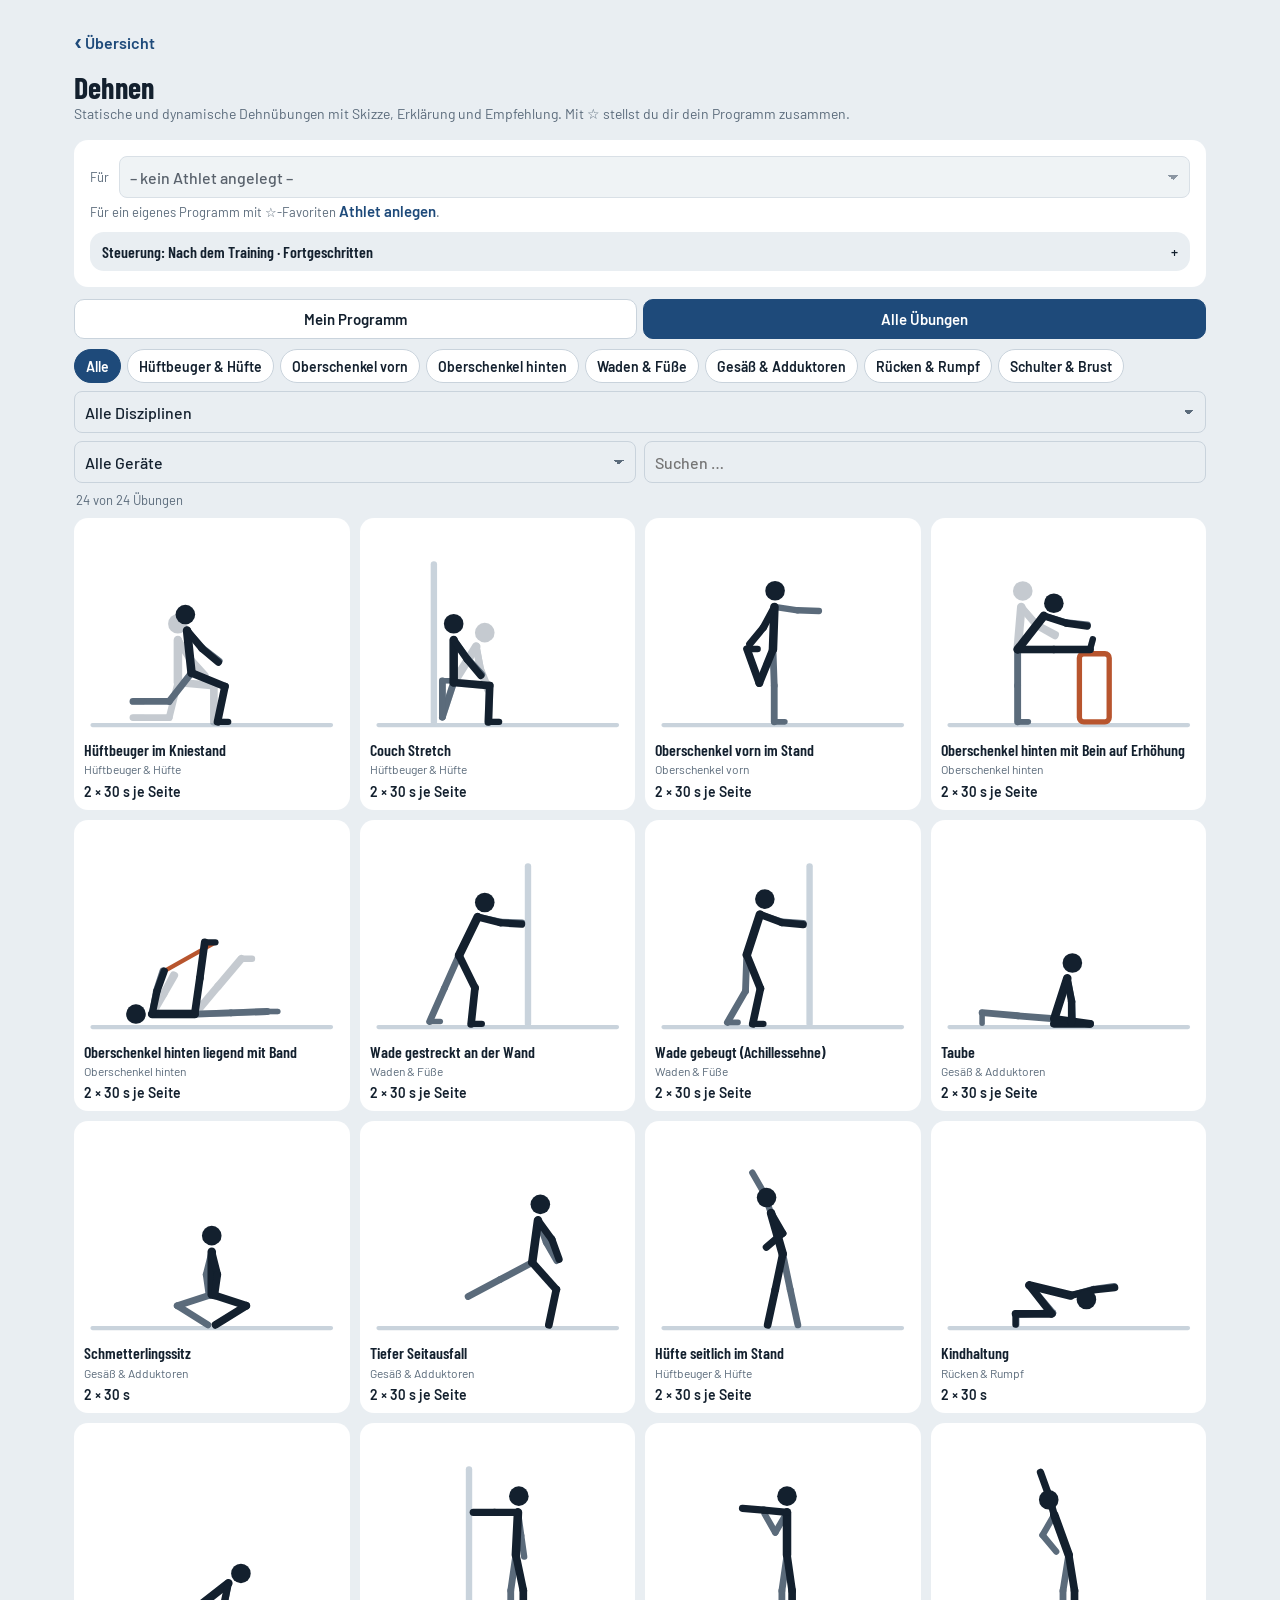
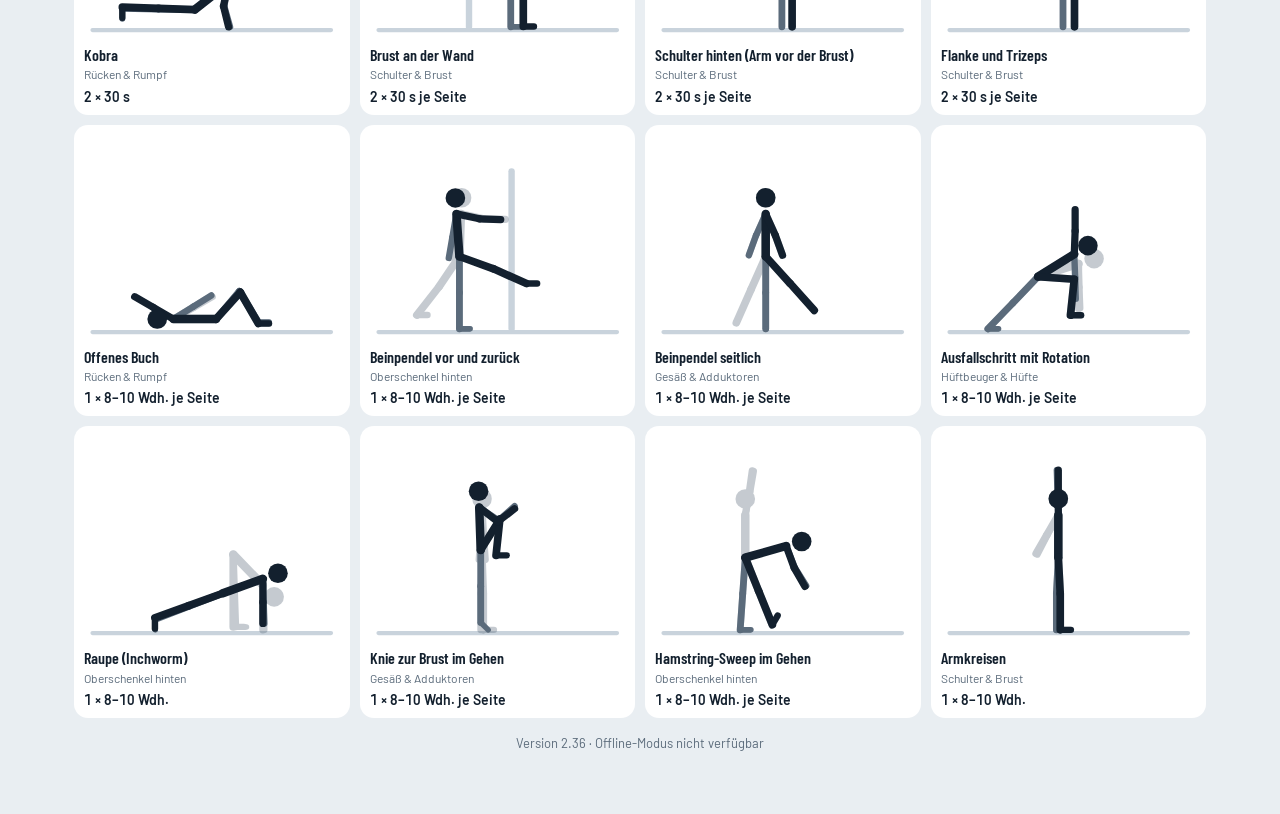
<file: dehnen/index.html>
<!DOCTYPE html>
<html lang="de">
<head>
<meta charset="utf-8">
<meta name="viewport" content="width=device-width, initial-scale=1, viewport-fit=cover">
<title>Dehnen</title>
<meta name="description" content="Dehnübungen mit Skizze, Erläuterung und Empfehlung – statisch und dynamisch, je Athlet als eigenes Programm.">
<link rel="manifest" href="../manifest.webmanifest">
<link rel="icon" href="../icons/icon-192.png" type="image/png">
<link rel="apple-touch-icon" href="../icons/apple-touch-icon.png">
<meta name="apple-mobile-web-app-capable" content="yes">
<meta name="mobile-web-app-capable" content="yes">
<meta name="apple-mobile-web-app-title" content="Leichtathletik">
<meta name="apple-mobile-web-app-status-bar-style" content="black-translucent">
<meta name="theme-color" content="#E9EEF2" media="(prefers-color-scheme: light)">
<meta name="theme-color" content="#0E1824" media="(prefers-color-scheme: dark)">
<script src="../shared/theme.js"></script>
<link rel="stylesheet" href="../shared/base.css">
<link rel="stylesheet" href="../shared/uebungen.css">
</head>
<body>
<main>
<!-- ============ Übersicht ============ -->
<div id="viewList">
  <a class="back" href="../">Übersicht</a>
  <h1 id="pgTitle">Dehnen</h1>
  <p class="sub" id="pgSub"></p>
  <section>
    <div class="who"><label class="fl" for="ath" style="margin:0">Für</label><select id="ath"></select></div>
    <p class="hint" id="athHint"></p>
    <details id="cfgBox" style="margin:10px 0 0;background:var(--bg)">
      <summary id="cfgSum" style="font-size:16px;padding:10px 12px"></summary>
      <div class="in">
        <span class="fl" style="margin-top:0" id="lGoal">Trainingsziel</span>
        <div class="seg" id="cGoal" role="group" aria-label="Trainingsziel"></div>
        <span class="fl" id="lLevel">Leistungsniveau</span>
        <div class="seg" id="cLevel" role="group" aria-label="Leistungsniveau"></div>
        <div id="phaseBox"><label class="fl" for="cPhase" id="lPhase">Trainingsphase</label>
        <select id="cPhase"></select></div>
        <p class="hint" id="cAge"></p>
      </div>
    </details>
  </section>
  <div class="tabs" role="tablist">
    <button type="button" role="tab" id="tabMine" aria-selected="false">Mein Programm</button>
    <button type="button" role="tab" id="tabAll" aria-selected="true">Alle Übungen</button>
  </div>
  <div id="mineHead" hidden>
    <section style="padding:12px 14px">
      <div class="row" style="justify-content:space-between"><b id="mineCount"></b><button type="button" class="link" id="orderBtn">Reihenfolge ändern</button></div>
      <div class="cov" id="cov"></div>
      <p class="hint" id="covHint"></p>
    </section>
  </div>
  <div id="allHead">
    <div class="chips" id="fRegion"></div>
    <div class="filt">
      <select id="fDisc" aria-label="Disziplin" class="wide"></select>
      <select id="fEquip" aria-label="Ausrüstung"></select>
      <input type="text" id="fSearch" placeholder="Suchen …" aria-label="Übung suchen">
    </div>
    <p class="note" id="fFocus" hidden style="margin:8px 2px 0"></p>
    <p class="hint" id="fCount" style="margin:8px 2px"></p>
  </div>
  <div class="grid" id="grid"></div>
  <section id="histBox" hidden style="margin-top:12px">
    <h2>Verlauf</h2>
    <p class="note" style="margin-top:0" id="histSum"></p>
    <div class="hist" id="hist"></div>
  </section>
  <p class="foot">Version <span id="ver"></span> · <span id="offState">Offline-Modus wird vorbereitet …</span></p>
  <a class="btn primary block fab" href="#training" id="startBtn" hidden>Training starten</a>
</div>

<!-- ============ Übung ============ -->
<div id="viewEx" hidden>
  <a class="back" href="#" id="exBack">Zurück</a>
  <div class="detcols">
    <div>
      <div class="big" id="exSketch"></div>
      <div class="row" style="margin:8px 0 12px">
        <button type="button" class="btn" id="exPlay">▶ Bewegung abspielen</button>
        <button type="button" class="btn" id="exFav"></button>
      </div>
    </div>
    <div>
      <h1 id="exName" style="margin-top:0"></h1>
      <div class="row" id="exBadges" style="gap:6px;margin:6px 0 10px"></div>
      <section>
        <h2>Empfehlung</h2>
        <div class="dose" id="exDose"></div>
        <dl class="kv" id="exKv"></dl>
        <p class="hint" id="exNotes"></p>
        <details id="ovBox" style="margin:12px 0 0;background:var(--bg)">
          <summary style="font-size:16px;padding:10px 12px">Anpassen</summary>
          <div class="in">
            <div class="grid3">
              <div><label class="fl" for="oSets" style="margin-top:0">Serien</label><input type="number" id="oSets" min="1" max="12" inputmode="numeric"></div>
              <div><label class="fl" for="oReps" style="margin-top:0" id="oRepsLbl">Wdh.</label><input type="text" id="oReps" maxlength="12"></div>
              <div><label class="fl" for="oLoad" style="margin-top:0" id="lLoad">Gewicht</label><input type="text" id="oLoad" maxlength="20" placeholder="z. B. 40 kg"></div>
            </div>
            <label class="fl" for="oNote">Notiz</label>
            <input type="text" id="oNote" maxlength="120" placeholder="z. B. Band rot, Box 50 cm">
            <p class="err" id="oErr"></p>
            <div class="row" style="margin-top:10px">
              <button type="button" class="btn primary" id="oSave">Übernehmen</button>
              <button type="button" class="btn" id="oReset">Zurücksetzen auf Empfehlung</button>
            </div>
          </div>
        </details>
      </section>
      <section>
        <h2>Ausführung</h2>
        <ol class="steps" id="exSteps"></ol>
        <h2 style="margin-top:14px">Darauf achten</h2>
        <ul class="cues" id="exCues"></ul>
        <dl class="kv" id="exVar"></dl>
      </section>
      <section>
        <h2>Wofür?</h2>
        <p style="margin:0" id="exWhy"></p>
        <p class="note" id="exMuscles"></p>
      </section>
    </div>
  </div>
</div>

<!-- ============ Training ============ -->
<div id="viewRun" class="narrow" hidden>
  <a class="back" href="#" id="runBack">Programm</a>
  <h1 id="runTitle">Training</h1>
  <p class="sub" id="runSub"></p>
  <div id="runList"></div>
  <div class="row" style="margin-top:12px">
    <button type="button" class="btn primary" id="runDone" style="flex:1 1 auto">Training abschließen</button>
    <button type="button" class="btn danger" id="runCancel">Verwerfen</button>
  </div>
  <div class="timer" id="timer" hidden>
    <b id="tLeft">0:00</b><span class="tl" id="tLbl">Pause</span>
    <button type="button" id="tPlus">+15 s</button><button type="button" id="tSkip">Weiter</button>
  </div>
</div>
</main>
<script src="../shared/config.js"></script>
<script src="../shared/common.js"></script>
<script src="../shared/cloud.js"></script>
<script src="../shared/figur.js"></script>
<script src="../shared/dehnen.js"></script>
<script>window.LA_LIB=window.LA_DEHNEN;</script>
<script src="../shared/uebungen.js"></script>
</body>
</html>
</file>
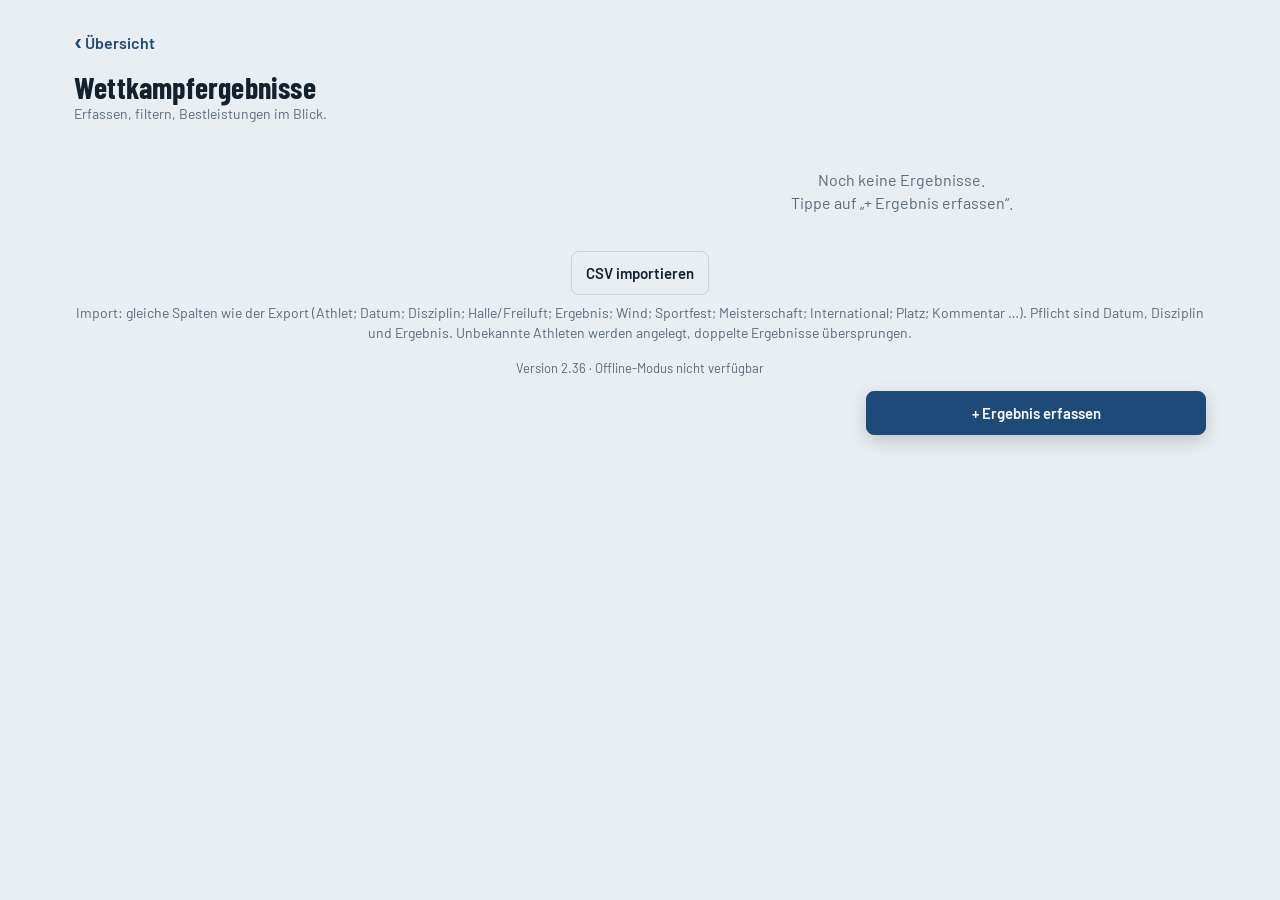
<file: ergebnisse/index.html>
<!DOCTYPE html>
<html lang="de">
<head>
<meta charset="utf-8">
<meta name="viewport" content="width=device-width, initial-scale=1, viewport-fit=cover">
<title>Wettkampfergebnisse</title>
<meta name="description" content="Wettkampfergebnisse erfassen und nach Jahr, Disziplin, Meisterschaft, Halle/Freiluft filtern.">
<link rel="manifest" href="../manifest.webmanifest">
<link rel="icon" href="../icons/icon-192.png" type="image/png">
<link rel="apple-touch-icon" href="../icons/apple-touch-icon.png">
<meta name="apple-mobile-web-app-capable" content="yes">
<meta name="mobile-web-app-capable" content="yes">
<meta name="apple-mobile-web-app-title" content="Leichtathletik">
<meta name="apple-mobile-web-app-status-bar-style" content="black-translucent">
<meta name="theme-color" content="#E9EEF2" media="(prefers-color-scheme: light)">
<meta name="theme-color" content="#0E1824" media="(prefers-color-scheme: dark)">
<script src="../shared/theme.js"></script>
<link rel="stylesheet" href="../shared/base.css">
<style>
.topbar{display:flex;justify-content:space-between;align-items:center}
.count{font-size:14px;color:var(--muted);margin:10px 0 0}
.yearhead{font:600 18px "Barlow Condensed",sans-serif;color:var(--muted);margin:18px 4px 8px;display:flex;justify-content:space-between}
@media (min-width:740px){ .mainlist .yearhead:first-child{margin-top:0} }
.res{display:block;width:100%;text-align:left;background:var(--surface);border:0;border-radius:14px;padding:12px 14px;margin-bottom:8px;color:var(--ink);font:inherit;cursor:pointer}
.res:active{transform:scale(.995)}
.res .top{display:flex;gap:6px;align-items:center;flex-wrap:wrap;font-size:13px;color:var(--muted)}
.res .top .date{font-variant-numeric:tabular-nums;margin-right:2px}
.res .mid{display:flex;justify-content:space-between;align-items:baseline;gap:10px;margin-top:4px}
.res .disc{font:600 19px "Barlow Condensed",sans-serif}
.res .mark{font:700 28px/1 "Barlow Condensed",sans-serif;font-variant-numeric:tabular-nums;white-space:nowrap}
.res .mark small{font-size:16px;font-weight:600;margin-left:3px;color:var(--muted)}
.res .bot{display:flex;gap:6px;align-items:center;flex-wrap:wrap;font-size:14px;margin-top:4px;font-variant-numeric:tabular-nums}
.res .bot .sep{color:var(--line)}
.res .cm{font-size:14px;color:var(--muted);margin-top:4px;white-space:pre-wrap;overflow-wrap:anywhere}
.res .wa{color:var(--warn);font-weight:600}
.pbs{width:100%;border-collapse:collapse;font-variant-numeric:tabular-nums}
.pbs td{padding:7px 0;border-bottom:1px solid var(--line);vertical-align:baseline}
.pbs tr:last-child td{border-bottom:0}
.pbs .m{font:700 20px "Barlow Condensed",sans-serif;text-align:right;white-space:nowrap;padding-left:8px}
.pbs .dt{font-size:13px;color:var(--muted)}
.empty{text-align:center;color:var(--muted);padding:28px 10px}
.fab{position:sticky;bottom:calc(12px + env(safe-area-inset-bottom,0px));z-index:5;box-shadow:0 6px 18px rgba(0,0,0,.18)}
.windrow{display:flex;gap:6px}
.windrow .sign{flex:0 0 52px;font:700 20px "Barlow",sans-serif}
.err{color:var(--warn);font-size:14px;font-weight:600;margin:6px 0 0}
.hint{font-size:13px;color:var(--muted);margin:4px 0 0}
.chips{display:flex;flex-wrap:wrap;gap:6px}
.chips button{border:1px solid var(--line);background:transparent;color:var(--ink);font:600 15px "Barlow",sans-serif;padding:8px 12px;border-radius:18px;cursor:pointer;min-height:40px}
.chips button[aria-pressed="true"]{background:var(--track);border-color:var(--track);color:var(--track-ink)}
.chips button .dn{font-weight:700;color:var(--ok);margin-left:4px}
.chips button[aria-pressed="true"] .dn{color:inherit}
.chips button.more{border-style:dashed}
.formbtns{display:flex;gap:10px;margin-top:16px;flex-wrap:wrap}
.formbtns .primary{flex:1 1 auto}
.chk{display:flex;align-items:center;gap:10px;margin-top:10px;font-size:15px;cursor:pointer}
.chk input{width:22px;height:22px;accent-color:var(--track)}
.res .who{font-weight:600;color:var(--ink)}
.pbs .akh{font:600 14px "Barlow Condensed",sans-serif;color:var(--muted);padding-top:8px;letter-spacing:.3px}
.badge.pbc{background:transparent;border-color:var(--signal);color:var(--ink)}
.legend{display:flex;flex-wrap:wrap;gap:4px 14px;font-size:13px;color:var(--muted);margin:2px 0 6px}
.legend span{display:inline-flex;align-items:center;gap:5px}
.legend i{display:inline-block;width:9px;height:9px;border-radius:50%}
.legend i.ring{background:transparent;border:2px solid var(--muted);width:9px;height:9px;box-sizing:border-box}
.legend i.step{width:14px;height:2px;border-radius:1px;background:var(--muted)}
#chYears{margin-top:6px;font-size:14px}
#chYears th{text-align:left;font-weight:600;font-size:12px;color:var(--muted);padding:4px 0;border-bottom:1px solid var(--line)}
#chYears td{padding:5px 0}
#chYears th:nth-child(n+3),#chYears td:nth-child(n+3){text-align:right}
.legend i.avg{width:14px;height:0;border-radius:0;border-top:2px dashed var(--ink);opacity:.7}
#chart{width:100%;touch-action:pan-y}
#chart svg{display:block;width:100%;overflow:visible}
#chart text{font:500 11px "Barlow",sans-serif;fill:var(--muted)}
#chart .ak{font-weight:600;fill:var(--ink)}
#chInfo{font-size:14px;min-height:20px;margin-top:6px;font-variant-numeric:tabular-nums}
.pbs .who{font:600 15px "Barlow",sans-serif;color:var(--muted);padding-top:12px}
.link{color:var(--link);font:600 14px "Barlow",sans-serif;text-decoration:none}
/* Ziele & Einordnung */
.gopen{display:flex;justify-content:space-between;align-items:center;width:100%;text-align:left;background:var(--surface);border:0;border-radius:14px;padding:14px;margin-bottom:12px;color:var(--ink);font:600 17px "Barlow",sans-serif;text-decoration:none}
.gopen small{display:block;font:500 13px "Barlow",sans-serif;color:var(--muted);margin-top:2px}
.gopen::after{content:"›";font-size:26px;color:var(--muted)}
.ghead{display:flex;justify-content:space-between;align-items:center;gap:10px}
.ghead h2{margin:0}
.ghero{margin:12px 0 4px}
.ghk{font:600 13px "Barlow",sans-serif;letter-spacing:1.5px;text-transform:uppercase;color:var(--muted)}
.ghrow{display:flex;align-items:flex-end;gap:12px;flex-wrap:wrap}
.ghv{background:var(--signal);color:var(--signal-ink);font:800 64px/1 "Barlow Condensed",sans-serif;padding:4px 14px 0;border-radius:6px;font-variant-numeric:tabular-nums}
.ghd{font:700 16px "Barlow Condensed",sans-serif;letter-spacing:1px;text-transform:uppercase;padding-bottom:6px}
.gcards{display:grid;grid-template-columns:repeat(auto-fill,minmax(150px,1fr));gap:10px;margin-top:12px}
.gcard{border:1.5px solid var(--line);border-radius:12px;padding:10px 12px;display:flex;flex-direction:column;gap:2px}
.gcard .gd{font:700 15px "Barlow Condensed",sans-serif;letter-spacing:1px;text-transform:uppercase}
.gcard .gpb{font-size:14px;color:var(--muted);font-variant-numeric:tabular-nums}
.gcard .gpb span{font-size:12px}
.gcard .gv{font:800 40px/1.05 "Barlow Condensed",sans-serif;font-variant-numeric:tabular-nums;margin-top:2px}
.gcard .gl{font-size:13px;color:var(--muted)}
.gcard .gst{font-size:13px;font-weight:600;margin-top:2px}
.gcard .gst.ok{color:var(--ok)}
.gult{display:flex;justify-content:space-between;align-items:baseline;background:var(--signal);color:var(--signal-ink);border-radius:7px;padding:4px 9px;margin-top:8px}
.gult span{font:700 12px "Barlow",sans-serif;letter-spacing:1px;text-transform:uppercase}
.gult b{font:800 20px "Barlow Condensed",sans-serif}
.gedit{border-top:1px solid var(--line);margin-top:14px;padding-top:6px}
.gedit h3{font:600 18px "Barlow Condensed",sans-serif;margin:8px 0}
.grow{border-bottom:1px solid var(--line);padding-bottom:8px;margin-bottom:6px}
.grow .err{margin:0}
.gx{display:flex;gap:6px}
.gx input{flex:1 1 auto;min-width:0}
.gx .btn{flex:0 0 44px;padding:0;font:700 20px "Barlow Condensed",sans-serif}
.glegend{display:flex;flex-wrap:wrap;gap:4px 14px;font-size:13px;color:var(--muted);margin:8px 0 2px}
.glegend span{display:inline-flex;align-items:center;gap:5px}
.glegend i{width:10px;height:10px;border-radius:2px;display:inline-block}
.glegend i.w{background:var(--ink)} .glegend i.g{background:var(--clay)}
.gstand{border:1px solid var(--line);border-radius:12px;padding:10px 12px;margin-top:12px}
.gsh{display:flex;justify-content:space-between;align-items:baseline;gap:8px;flex-wrap:wrap}
.gsh b{font:800 24px "Barlow Condensed",sans-serif}
.gsh span{font:600 13px "Barlow",sans-serif;color:var(--muted);letter-spacing:.3px;font-variant-numeric:tabular-nums}
.gends{display:flex;justify-content:space-between;font:600 11px "Barlow",sans-serif;letter-spacing:1px;text-transform:uppercase;color:var(--muted);margin-top:6px}
.gaxis{width:100%}
.gaxis svg{display:block}
.gaxis .ax{stroke:var(--ink);stroke-width:2.5}
.gaxis .tw{stroke:var(--ink);stroke-width:1.5} .gaxis .tg{stroke:var(--clay);stroke-width:1.5}
.gaxis text{text-anchor:middle;font-variant-numeric:tabular-nums}
.gaxis .vw,.gaxis .vg{font:600 12px "Barlow",sans-serif} .gaxis .vw{fill:var(--ink)} .gaxis .vg{fill:var(--clay)}
.gaxis .lw,.gaxis .lg{font:700 9px "Barlow",sans-serif;letter-spacing:.6px;text-transform:uppercase} .gaxis .lw{fill:var(--ink)} .gaxis .lg{fill:var(--clay)}
.gaxis .ml{stroke:var(--ink);stroke-width:1.5}
.gaxis .md{fill:var(--signal);stroke:var(--ink);stroke-width:2}
.gaxis .mg,.gaxis .mo{fill:var(--signal);stroke:var(--ink);stroke-width:1}
.gaxis .mo{fill:var(--surface);stroke-width:1.5}
.gaxis .mt{font:700 12px "Barlow",sans-serif;fill:var(--ink)}
.gaxis .mg+.mt{fill:var(--signal-ink)}
.gsrc{font-size:13px;margin-top:4px}
.gsrc .link{background:none;border:0;padding:3px 0;cursor:pointer;text-align:left}
#rList{margin:6px 0 4px}
</style>
</head>
<body>
<main>
<!-- ============ Liste ============ -->
<div id="viewList">
  <div class="topbar"><a class="back" href="../">Übersicht</a></div>
  <h1>Wettkampfergebnisse</h1>
  <p class="sub">Erfassen, filtern, Bestleistungen im Blick.</p>

  <div class="banner" id="bkBanner" hidden>
    <span id="bkTxt">Neue Ergebnisse sind noch nicht gesichert.</span>
    <button class="btn primary" id="bkBtn">Jetzt sichern</button>
  </div>

  <div class="split">
  <div class="side">
  <a class="gopen" href="#ziele" id="goalsBtn"><span>Ziele &amp; Einordnung<small id="goalsSum">Ziele je Jahr, Vergleich mit DLV- und WMA-Bestenliste</small></span></a>
  <section aria-label="Filter" id="filterBox">
    <div class="grid2">
      <div style="grid-column:1/-1"><label class="fl" for="fAth" style="margin-top:0">Athlet</label><select id="fAth"></select></div>
      <div><label class="fl" for="fYear">Jahr</label><select id="fYear"></select></div>
      <div><label class="fl" for="fVenue">Halle / Freiluft</label>
        <select id="fVenue"><option value="">Alle</option><option value="indoor">Halle</option><option value="outdoor">Freiluft</option></select></div>
      <div><label class="fl" for="fDisc">Disziplin</label><select id="fDisc"></select></div>
      <div><label class="fl" for="fChamp">Meisterschaft</label><select id="fChamp"></select></div>
      <div><label class="fl" for="fAk">Altersklasse</label><select id="fAk"></select></div>
    </div>
    <div class="row" style="justify-content:space-between;margin-top:10px">
      <p class="count" id="count" style="margin:0"></p>
      <button class="btn" id="fReset" style="min-height:36px;padding:6px 12px">Filter zurücksetzen</button>
    </div>
  </section>

  <section id="unBox" hidden>
    <p class="note" style="margin-top:0" id="unTxt"></p>
    <div class="row" style="margin-top:10px;flex-wrap:nowrap">
      <select id="unAth" aria-label="Athlet für nicht zugeordnete Ergebnisse"></select>
      <button class="btn primary" id="unGo">Zuordnen</button>
    </div>
  </section>

  <section id="chartBox" aria-labelledby="chHead" hidden>
    <div class="row" style="justify-content:space-between;align-items:center;flex-wrap:nowrap">
      <h2 id="chHead" style="margin:0">Leistungsentwicklung</h2>
      <select id="chDisc" aria-label="Disziplin im Diagramm" style="width:auto;max-width:55%"></select>
    </div>
    <div class="legend" id="chLegend" style="margin-top:10px"></div>
    <div id="chart"></div>
    <p id="chInfo"></p>
    <table class="pbs" id="chYears" hidden></table>
    <p class="note">Durchschnitt und Bestleistung ohne Rückenwind über +2,0 m/s und ohne Handzeiten; die Bestleistung beginnt mit jeder Altersklasse neu.</p>
  </section>

  <section id="pbBox" aria-labelledby="pbHead" hidden>
    <h2 id="pbHead">Bestleistungen</h2>
    <table class="pbs" id="pbTable"></table>
    <p class="note">Je Altersklasse; ohne Rückenwind über +2,0 m/s und ohne Handzeiten.</p>
  </section>

  </div>
  <div class="mainlist"><div id="list"></div></div>
  </div>

  <div class="row" style="justify-content:center;margin-top:8px">
    <button class="btn" id="csv">Gefilterte Liste als CSV (Excel)</button>
    <button class="btn" id="csvImpBtn">CSV importieren</button>
    <input type="file" id="csvFile" accept=".csv,text/csv,text/plain" hidden>
  </div>
  <section id="impBox" hidden></section>
  <p class="note" style="text-align:center">Import: gleiche Spalten wie der Export (Athlet; Datum; Disziplin; Halle/Freiluft; Ergebnis; Wind; Sportfest; Meisterschaft; International; Platz; Kommentar …). Pflicht sind Datum, Disziplin und Ergebnis. Unbekannte Athleten werden angelegt, doppelte Ergebnisse übersprungen.</p>
  <p class="note" id="csvMsg" style="text-align:center"></p>

  <p class="foot">Version <span id="ver"></span> · <span id="offState">Offline-Modus wird vorbereitet …</span></p>

  <a class="btn primary block fab" href="#neu" id="addBtn">+ Ergebnis erfassen</a>
</div>

<!-- ============ Ziele & Einordnung ============ -->
<div id="viewGoals" class="narrow" hidden>
  <div class="topbar"><a class="back" href="#" id="gBack">Ergebnisse</a></div>
  <h1>Ziele &amp; Einordnung</h1>
  <p class="sub" id="gSub"></p>
  <div class="grid2">
    <div><label class="fl" for="gAth" style="margin-top:0">Athlet</label><select id="gAth"></select></div>
    <div><label class="fl" for="gYear" style="margin-top:0">Jahr</label><select id="gYear"></select></div>
  </div>
  <div id="gBody"></div>
  <p class="note">Jahresbestleistung (SB) und PB ohne Rückenwind über +2,0 m/s und ohne Handzeiten. Bestenlisten werden nicht automatisch geladen: Zeiten aus der DLV- bzw. WMA-Liste der Altersklasse einfügen.</p>
</div>

<!-- ============ Formular ============ -->
<div id="viewForm" class="narrow" hidden>
  <div class="topbar"><a class="back" href="#" id="fCancelTop">Abbrechen</a></div>
  <h1 id="formHead">Ergebnis erfassen</h1>
  <p class="sub" id="formSub">Pflichtfelder: Datum, Disziplin, Halle/Freiluft, Ergebnis.</p>

  <form id="form" novalidate autocomplete="off">
  <section>
    <div id="evBox" hidden style="margin-bottom:12px">
      <div class="row" style="justify-content:space-between"><label class="fl" for="iEvent" style="margin:0">Wettkampf aus dem Kalender</label><a class="link" href="../kalender/">Kalender</a></div>
      <select id="iEvent" style="margin-top:6px"></select>
      <p class="hint">Übernimmt Datum, Halle/Freiluft, Sportfest und Meisterschaft.</p>
    </div>
    <div class="row" style="justify-content:space-between"><label class="fl" for="iAth" style="margin:0">Athlet</label><a class="link" href="../athleten/?back=ergebnisse">Athleten verwalten</a></div>
    <select id="iAth" style="margin-top:6px"></select>
    <p class="hint" id="akHint"></p>
    <p class="hint" id="noAthHint" hidden>Noch keine Athleten angelegt – <a class="link" href="../athleten/?back=ergebnisse#neu">jetzt anlegen</a>.</p>
    <div class="grid2" style="margin-top:12px">
      <div>
        <label class="fl" for="iDate" style="margin-top:0">Datum</label>
        <input type="date" id="iDate" required>
      </div>
      <div>
        <span class="fl" style="margin-top:0">Halle / Freiluft</span>
        <div class="seg" id="iVenue" role="group" aria-label="Halle oder Freiluft">
          <button type="button" data-v="indoor">Halle</button>
          <button type="button" data-v="outdoor">Freiluft</button>
        </div>
      </div>
    </div>

    <div id="evDiscBox" hidden>
      <span class="fl">Für welche gemeldete Disziplin?</span>
      <div class="chips" id="evDiscs" role="group" aria-label="Gemeldete Disziplinen"></div>
      <p class="hint">✓ = schon ein Ergebnis eingetragen.</p>
    </div>
    <div id="discSelBox">
      <label class="fl" for="iDisc">Disziplin</label>
      <select id="iDisc" required></select>
    </div>
    <div id="customBox" hidden>
      <label class="fl" for="iDiscName">Name der Disziplin</label>
      <input type="text" id="iDiscName" maxlength="40" placeholder="z. B. 3×800 m, Schlagball 80 g">
      <span class="fl">Wertung</span>
      <div class="seg" id="iKind" role="group" aria-label="Wertung">
        <button type="button" data-v="t">Zeit</button>
        <button type="button" data-v="d">Weite / Höhe</button>
        <button type="button" data-v="p">Punkte</button>
      </div>
    </div>

    <div class="grid2">
      <div>
        <label class="fl" for="iMark" id="iMarkLbl">Ergebnis</label>
        <input type="text" id="iMark" inputmode="decimal" required>
      </div>
      <div id="windBox">
        <label class="fl" for="iWind">Wind (m/s)</label>
        <div class="windrow">
          <button type="button" class="btn sign" id="iWindSign" aria-label="Vorzeichen umschalten: plus">+</button>
          <input type="text" id="iWind" inputmode="decimal" placeholder="z. B. 1,2">
        </div>
      </div>
    </div>
    <label class="chk" id="handBox"><input type="checkbox" id="iHand"> handgestoppt</label>
    <p class="hint" id="iMarkHint"></p>
  </section>

  <section>
    <label class="fl" for="iMeet" style="margin-top:0">Sportfest</label>
    <input type="text" id="iMeet" list="meetList" maxlength="100" placeholder="z. B. Abendsportfest Pfungstadt" autocomplete="off">
    <datalist id="meetList"></datalist>

    <label class="fl" for="iChampSel">Meisterschaft</label>
    <select id="iChampSel"></select>
    <div id="champNewBox" hidden>
      <label class="fl" for="iChamp">Name der neuen Meisterschaft</label>
      <input type="text" id="iChamp" maxlength="80" placeholder="z. B. Bezirksmeisterschaft">
      <p class="hint">Steht danach im Auswahlmenü zur Verfügung.</p>
    </div>
    <label class="chk"><input type="checkbox" id="iIntl"> Internationaler Wettkampf</label>
    <p class="hint" id="intlHint">Altersklasse nach Alter am Wettkampftag (Masters ab 35, wie bei WMA/EMA).</p>

    <div class="grid2">
      <div>
        <label class="fl" for="iPlace">Platzierung</label>
        <input type="text" id="iPlace" inputmode="numeric" maxlength="4" placeholder="z. B. 3">
      </div>
      <div></div>
    </div>

    <label class="fl" for="iComment">Kommentar</label>
    <textarea id="iComment" maxlength="1000" placeholder="z. B. Vorlauf, Gerätegewicht, Bedingungen …"></textarea>
  </section>

  <p class="err" id="formErr" role="alert"></p>
  <div class="formbtns">
    <button type="submit" class="btn primary" id="fSave">Speichern</button>
    <button type="submit" class="btn" id="fSaveNext" hidden>Speichern + weitere Disziplin</button>
    <button type="button" class="btn" id="fCancel">Abbrechen</button>
    <button type="button" class="btn danger" id="fDel" hidden>Löschen</button>
  </div>
  </form>
</div>
</main>

<script src="../shared/config.js"></script>
<script src="../shared/common.js"></script>
<script src="../shared/cloud.js"></script>
<script src="../shared/ziele.js"></script>
<script>
(function(){
"use strict";
const $=id=>document.getElementById(id);
const esc=LA.esc;

/* ---------- Disziplinen ---------- */
// [Name, Wertung (t=Zeit, d=Weite/Höhe, p=Punkte), Windmessung im Freien]
const GROUPS=LA.DISCIPLINE_GROUPS, DISC=LA.DISC;
const CUSTOM="__custom";

const discOrder=LA.discOrder, better=LA.better;

/* ---------- Daten ---------- */
let R=LA.results(), ATH=LA.athletes();
const aName=id=>LA.athleteName(id,ATH)||"Ohne Athlet";
function persist(){
  if(!LA.save(LA.KEYS.results,R)) alert("Speichern fehlgeschlagen – Gerätespeicher voll?");
}
const FKEY="laResults.filters";
const NOF={ath:"",year:"",disc:"",champ:"",venue:"",ak:""};
let F=Object.assign({},NOF,LA.load(FKEY,{}));
const akOf=r=>{ const c=LA.resultClass(r,ATH); return c?c.label:""; };

/* ---------- Ergebnis lesen & formatieren ---------- */
const parseMark=LA.parseMark;
const unit=LA.markUnit;
function parseWind(raw,sign){
  const s=String(raw||"").trim().replace(",",".").replace("−","-");
  if(!s) return {value:null};
  if(!/^[+-]?\d{1,2}(\.\d)?$/.test(s)) return {err:"Wind bitte wie 1,2 eingeben."};
  let v=+s;
  if(!/^[+-]/.test(s)&&sign<0) v=-v;
  if(Math.abs(v)>15) return {err:"Wind unplausibel."};
  return {value:Math.round(v*10)/10};
}
const fmtWind=w=>(w<0?"−":"+")+Math.abs(w).toFixed(1).replace(".",",");
const windy=LA.isWindy, legal=LA.isLegal;
const venueTxt=v=>v==="indoor"?"Halle":"Freiluft";
const isChamp=r=>!!(r.champ&&r.champ.trim());

/* ---------- Bestleistungen ---------- */
const bestOf=LA.bestMarks;
function badgeSets(){ // PB je Altersklasse (ohne Jahrgang: gesamt), SB je Jahr
  const pb=new Set([...bestOf(R,{byClass:true,athletes:ATH}).values()].map(r=>r.id));
  const sb=new Set(), byYear=new Map();
  R.forEach(r=>{const y=r.date.slice(0,4); if(!byYear.has(y)) byYear.set(y,[]); byYear.get(y).push(r);});
  byYear.forEach(list=>bestOf(list).forEach(r=>sb.add(r.id)));
  return {pb,sb};
}

/* ---------- Liste ---------- */
function opt(v,label,sel){return '<option value="'+esc(v)+'"'+(v===sel?" selected":"")+'>'+esc(label)+"</option>";}
function buildFilters(){
  const years=[...new Set(R.map(r=>r.date.slice(0,4)))].sort().reverse();
  const discs=[...new Set(R.map(r=>r.discipline))].sort((a,b)=>discOrder(a)-discOrder(b)||a.localeCompare(b,"de"));
  const champs=[...new Set(R.filter(isChamp).map(r=>LA.canonChamp(r.champ)))].sort((a,b)=>a.localeCompare(b,"de"));
  if(F.ath&&F.ath!=="__none"&&!ATH.some(a=>a.id===F.ath)) F.ath="";
  const hasNone=R.some(r=>!r.athleteId);
  $("fAth").innerHTML=opt("","Alle",F.ath)+ATH.map(a=>opt(a.id,a.name,F.ath)).join("")+(hasNone||F.ath==="__none"?opt("__none","Ohne Athlet",F.ath):"");
  if(F.year&&!years.includes(F.year)) F.year="";
  if(F.disc&&!discs.includes(F.disc)) F.disc="";
  if(F.champ&&!["__yes","__no"].includes(F.champ)&&!champs.includes(F.champ)) F.champ="";
  $("fYear").innerHTML=opt("","Alle",F.year)+years.map(y=>opt(y,y,F.year)).join("");
  $("fDisc").innerHTML=opt("","Alle",F.disc)+discs.map(d=>opt(d,d,F.disc)).join("");
  $("fChamp").innerHTML=opt("","Alle",F.champ)+opt("__yes","Nur Meisterschaften",F.champ)+opt("__no","Ohne Meisterschaft",F.champ)
    +(champs.length?'<optgroup label="Meisterschaft">'+champs.map(c=>opt(c,c,F.champ)).join("")+"</optgroup>":"");
  $("fVenue").value=F.venue;
  const aks=new Map();
  R.filter(r=>!F.ath||(F.ath==="__none"?!r.athleteId:r.athleteId===F.ath)).forEach(r=>{const c=LA.resultClass(r,ATH); if(c) aks.set(c.label,c.minAge);});
  if(F.ak&&!aks.has(F.ak)) F.ak="";
  $("fAk").innerHTML=opt("","Alle",F.ak)+[...aks.entries()].sort((a,b)=>b[1]-a[1]||a[0].localeCompare(b[0],"de")).map(([l])=>opt(l,l,F.ak)).join("");
  $("fAk").disabled=aks.size===0;
}
function passes(r,ignoreDisc){
  return (!F.ath||(F.ath==="__none"?!r.athleteId:r.athleteId===F.ath))&&
    (!F.year||r.date.slice(0,4)===F.year)&&
    (ignoreDisc||!F.disc||r.discipline===F.disc)&&
    (!F.venue||r.venue===F.venue)&&
    (!F.ak||akOf(r)===F.ak)&&
    (!F.champ||(F.champ==="__yes"?isChamp(r):F.champ==="__no"?!isChamp(r):LA.canonChamp(r.champ)===F.champ));
}
function filtered(){
  return R.filter(r=>passes(r,false))
    .sort((a,b)=>b.date.localeCompare(a.date)||String(b.createdAt).localeCompare(String(a.createdAt)));
}
function renderList(){
  goalsSummary();
  buildFilters();
  const list=filtered(), active=!!(F.ath||F.year||F.disc||F.champ||F.venue||F.ak);
  const single=!!F.ath; // nur ein Athlet sichtbar → Namen nicht wiederholen
  $("filterBox").hidden=R.length===0;
  $("fReset").hidden=!active;
  $("count").textContent=active?list.length+" von "+R.length+" Ergebnissen":R.length+" Ergebnis"+(R.length===1?"":"se");

  // Bestleistungen der aktuellen Auswahl
  const cAge=r=>{const c=LA.resultClass(r,ATH); return c?c.minAge:-1;};
  const best=[...bestOf(list,{byClass:true,athletes:ATH}).values()].sort((a,b)=>aName(a.athleteId).localeCompare(aName(b.athleteId),"de")||cAge(b)-cAge(a)||discOrder(a.discipline)-discOrder(b.discipline)||a.discipline.localeCompare(b.discipline,"de"));
  $("pbBox").hidden=best.length===0;
  $("pbHead").textContent=active?"Bestleistungen in dieser Auswahl":"Bestleistungen";
  let lastWho=null, lastAk=null;
  $("pbTable").innerHTML=best.map(r=>{
    const ak=akOf(r), newWho=r.athleteId!==lastWho;
    let h="";
    if(newWho){ lastWho=r.athleteId; lastAk=null; if(!single) h+='<tr><td colspan="2" class="who">'+esc(aName(r.athleteId))+"</td></tr>"; }
    if(ak!==lastAk){ lastAk=ak; if(ak) h+='<tr><td colspan="2" class="akh">'+esc(ak)+"</td></tr>"; }
    return h
    +"<tr><td>"+esc(r.discipline)+'<div class="dt">'+LA.fmtDate(r.date)+" · "+venueTxt(r.venue)+(r.wind!=null?" · "+fmtWind(r.wind):"")+'</div></td><td class="m">'+esc(r.mark)+" "+unit(r)+"</td></tr>";
  }).join("");
  renderChart();

  const {pb,sb}=badgeSets();
  let html="", year=null;
  const perYear={}; list.forEach(r=>{const y=r.date.slice(0,4); perYear[y]=(perYear[y]||0)+1;});
  list.forEach(r=>{
    const y=r.date.slice(0,4);
    if(y!==year){year=y; html+='<div class="yearhead"><span>'+y+"</span><span>"+perYear[y]+"</span></div>";}
    const bits=[];
    if(r.wind!=null) bits.push('<span class="'+(windy(r)?"wa":"")+'">Wind '+fmtWind(r.wind)+(windy(r)?" (w)":"")+"</span>");
    if(r.hand) bits.push("handgestoppt");
    if(r.intl) bits.push("international");
    if(r.place) bits.push("Platz "+r.place);
    const ak=akOf(r);
    if(pb.has(r.id)) bits.push('<span class="badge pb">PB'+(ak?" "+esc(ak):"")+"</span>"); else if(sb.has(r.id)) bits.push('<span class="badge">SB</span>');
    html+='<button class="res" data-id="'+esc(r.id)+'">'
      +'<div class="top">'+(single?"":'<span class="who">'+esc(aName(r.athleteId))+"</span>")+'<span class="date">'+LA.fmtDate(r.date)+'</span><span class="badge '+(r.venue==="indoor"?"indoor":"outdoor")+'">'+venueTxt(r.venue)+"</span>"
      +(ak?'<span class="badge">'+esc(ak)+"</span>":"")
      +(isChamp(r)?'<span class="badge champ">'+esc(r.champ)+"</span>":"")+"</div>"
      +'<div class="mid"><span class="disc">'+esc(r.discipline)+'</span><span class="mark">'+esc(r.mark)+(unit(r)?"<small>"+unit(r)+"</small>":"")+"</span></div>"
      +(bits.length?'<div class="bot">'+bits.join('<span class="sep">·</span>')+"</div>":"")
      +(r.meet?'<div class="cm">'+esc(r.meet)+"</div>":"")
      +(r.comment?'<div class="cm">'+esc(r.comment)+"</div>":"")
      +"</button>";
  });
  if(!R.length) html='<div class="empty">Noch keine Ergebnisse.<br>Tippe auf „+ Ergebnis erfassen“.</div>';
  else if(!list.length) html='<div class="empty">Keine Ergebnisse für diese Filter.</div>';
  $("list").innerHTML=html;
  $("csv").hidden=list.length===0;

  const s=LA.backupStatus();
  $("bkBanner").hidden=R.length===0||s.upToDate;

  // Ergebnisse ohne Athlet (z. B. vor Version 2.1 erfasst) gesammelt zuordnen
  const none=R.filter(r=>!r.athleteId).length;
  $("unBox").hidden=!(none&&ATH.length);
  if(none&&ATH.length){
    $("unTxt").textContent=LA.plural(none,"Ergebnis ist","Ergebnisse sind")+" noch keinem Athleten zugeordnet.";
    $("unAth").innerHTML=ATH.map(a=>opt(a.id,a.name,"")).join("");
  }
}
$("unGo").addEventListener("click",()=>{
  const id=$("unAth").value, n=R.filter(r=>!r.athleteId).length;
  if(!id||!confirm(LA.plural(n,"Ergebnis","Ergebnisse")+" "+LA.athleteName(id,ATH)+" zuordnen?")) return;
  const now=new Date().toISOString();
  R.forEach(r=>{ if(!r.athleteId){ r.athleteId=id; r.updatedAt=now; } });
  persist(); renderList();
});
["fAth","fYear","fDisc","fChamp","fVenue","fAk"].forEach(id=>$(id).addEventListener("change",()=>{
  F={ath:$("fAth").value,year:$("fYear").value,disc:$("fDisc").value,champ:$("fChamp").value,venue:$("fVenue").value,ak:$("fAk").value};
  LA.save(FKEY,F); renderList();
}));
$("fReset").addEventListener("click",()=>{F=Object.assign({},NOF); LA.save(FKEY,F); renderList();});
$("list").addEventListener("click",e=>{const b=e.target.closest(".res"); if(b) go("#bearbeiten/"+b.dataset.id);});
$("bkBtn").addEventListener("click",async()=>{const r=await LA.exportBackup(); if(r.res!=="aborted") renderList();});

/* ---------- CSV-Import ---------- */
$("csvImpBtn").addEventListener("click",()=>$("csvFile").click());
$("csvFile").addEventListener("change",async e=>{
  const f=e.target.files&&e.target.files[0]; e.target.value=""; if(!f) return;
  const msg=h=>{$("csvMsg").innerHTML=h;};
  msg("");
  const rows=LA.parseCSV(await LA.readTextFile(f));
  if(rows.length<2) return msg('<span class="warn">„'+esc(f.name)+'“ ist leer oder hat nur eine Überschriftszeile.</span>');
  const header=rows[0], data=rows.slice(1);
  const H=LA.headerIndex(header,{ath:["Athlet","Athletin","Name"],date:["Datum","Date"],disc:["Disziplin","Wettbewerb"],venue:["Halle/Freiluft","Halle Freiluft","Ort","Bahn"],
    mark:["Ergebnis","Leistung","Zeit","Weite","Resultat"],unit:["Einheit"],hand:["Handzeit","Handgestoppt"],wind:["Wind","Wind (m/s)"],champ:["Meisterschaft"],meet:["Sportfest","Veranstaltung","Wettkampf","Meeting"],
    intl:["International","Int"],place:["Platz","Platzierung","Rang"],comment:["Kommentar","Bemerkung","Notiz"]});
  const miss=["date","disc","mark"].filter(k=>H[k]<0);
  if(miss.length) return msg('<span class="warn">In der Überschriftszeile fehlen die Spalten: '+miss.map(k=>({date:"Datum",disc:"Disziplin",mark:"Ergebnis"})[k]).join(", ")
    +".</span><br>Gefunden: "+header.map(h=>"„"+esc(h)+"“").join(", ")+(header.length===1?"<br>Nur eine Spalte erkannt – Trennzeichen bitte Semikolon (;) oder Komma.":""));
  const usedIdx=Object.values(H).filter(i=>i>=0), colNotes={};
  header.forEach((h,i)=>{ if(/^alters?klasse$|^ak$/i.test(h.trim())) colNotes[i]="wird automatisch berechnet"; });
  const cell=(r,k)=>H[k]>=0?String(r[H[k]]||"").trim():"";
  const yes=v=>/^(ja|j|x|1|true|yes|y)$/i.test(v);
  const athByName=new Map(ATH.map(a=>[a.name.toLowerCase(),a])), newAth=new Map(), newAthLines=new Map();
  const key=r=>(r.athleteId||"")+"|"+r.date+"|"+r.discipline+"|"+r.mark;
  const seen=new Map(R.map(r=>[key(r),r])), out=[], problems=LA.columnCountWarnings(header,data);
  const now=new Date().toISOString();
  data.forEach((r,i)=>{
    const line=i+2, bad=[], warn=[];
    const dRaw=cell(r,"date"), date=LA.parseDate(dRaw);
    if(!dRaw) bad.push("Datum fehlt"); else if(!date) bad.push("Datum „"+dRaw+"“ ist kein gültiges Datum (erwartet z. B. 12.06.2026)");
    const disc=LA.normalizeDiscipline(cell(r,"disc")); if(!disc) bad.push("Disziplin fehlt");
    const known=disc?(DISC.get(disc)||R.find(x=>x.discipline===disc)):null, u=cell(r,"unit").toLowerCase(), rawMark=cell(r,"mark");
    const kind=known?known.kind:/^(s|sek|min|h)$/.test(u)||rawMark.includes(":")?"t":/^m$/.test(u)?"d":/^(pkt\.?|punkte)$/.test(u)?"p":null;
    if(disc&&!kind) bad.push("Disziplin „"+disc+"“ ist nicht in der Liste, daher ist unklar, ob Zeit, Weite oder Punkte – Spalte „Einheit“ mit s, m oder Pkt. füllen");
    let m=null;
    if(!rawMark) bad.push("Ergebnis fehlt");
    else if(kind){ m=parseMark(rawMark,kind); if(m.err) bad.push("Ergebnis „"+rawMark+"“: "+m.err); }
    const vRaw=cell(r,"venue").toLowerCase(), venue=/^(halle|h|indoor|i)/.test(vRaw)?"indoor":"outdoor";
    if(vRaw&&!/^(halle|h|indoor|i|freiluft|f|outdoor|o|draußen|draussen|stadion)/.test(vRaw)) warn.push("Halle/Freiluft „"+cell(r,"venue")+"“ unbekannt – als Freiluft übernommen");
    let wind=null; const wRaw=cell(r,"wind");
    if(wRaw){ const w=parseWind(wRaw,1); if(w.err) bad.push("Wind „"+wRaw+"“: "+w.err); else if(venue==="outdoor") wind=w.value; else warn.push("Wind bei Hallenergebnis ignoriert"); }
    const pRaw=cell(r,"place").replace(/\.$/,""); if(pRaw&&!/^\d{1,4}$/.test(pRaw)) bad.push("Platz „"+cell(r,"place")+"“ ist keine ganze Zahl");
    if(bad.length){ problems.push({line,type:"error",reason:bad.join(" · "),raw:r}); return; }
    // Athlet: per Name zuordnen, Unbekannte anlegen; ohne Spalte bei nur einem Athleten diesen nehmen
    const an=cell(r,"ath"); let athleteId=null;
    if(an){ const k=an.toLowerCase(); let a=athByName.get(k)||newAth.get(k);
      if(!a){ a={id:LA.newId("a"),name:an.slice(0,40),manual:{}}; newAth.set(k,a); newAthLines.set(a.id,[]); }
      if(newAthLines.has(a.id)) newAthLines.get(a.id).push(line);
      athleteId=a.id; }
    else if(ATH.length===1) athleteId=ATH[0].id;
    else warn.push("Spalte Athlet leer – Ergebnis wird ohne Athlet importiert (später zuordnen)");
    let champ=cell(r,"champ"); champ=champ?LA.canonChamp(LA.championships(R).find(c=>c.toLowerCase()===champ.toLowerCase())||champ):"";
    const rec={id:LA.newId("r"),athleteId,date,discipline:(DISC.has(disc)?disc:(known?known.discipline:disc)),kind,venue,mark:m.mark,value:m.value,wind,
      hand:kind==="t"&&m.value!=null&&yes(cell(r,"hand")),meet:normMeet(cell(r,"meet")).slice(0,100),champ,intl:yes(cell(r,"intl"))||LA.isIntlChamp({champ}),
      place:pRaw?+pRaw:null,comment:cell(r,"comment").slice(0,1000),createdAt:now,updatedAt:now};
    const prev=seen.get(key(rec));
    if(prev){
      problems.push({line,type:"dup",raw:r,reason:prev._line?"gleiches Ergebnis wie Zeile "+prev._line
        :"Ergebnis gibt es schon: "+[LA.athleteName(prev.athleteId,ATH)||"ohne Athlet",LA.fmtDate(prev.date),prev.discipline,prev.mark+" "+unit(prev)].join(", ")});
      return;
    }
    warn.forEach(w=>problems.push({line,type:"warn",reason:w,raw:r}));
    seen.set(key(rec),Object.assign({_line:line},rec)); out.push(rec);
  });
  const usedNew=[...newAth.values()].filter(a=>out.some(r=>r.athleteId===a.id));
  LA.importPreview({box:$("impBox"),fileName:f.name,header,rawRows:data,dataRows:data.length,usedIdx,colNotes,problems,
    okCount:out.length,okLabel:["Ergebnis","Ergebnisse"],
    extra:usedNew.length?"Neu angelegt werden: "+usedNew.map(a=>"<b>"+esc(a.name)+"</b> (Zeile "+newAthLines.get(a.id).join(", ")+")").join(", ")
      +" – Namen prüfen: andere Schreibweise = anderer Athlet.":"",
    onImport:()=>{
      usedNew.forEach(a=>LA.upsertAthlete(a)); ATH=LA.athletes();
      R=R.concat(out); persist();
      const skipped=problems.filter(p=>p.type!=="warn").length;
      msg('<span class="ok">'+LA.plural(out.length,"Ergebnis","Ergebnisse")+" importiert.</span>"+(skipped?" "+LA.plural(skipped,"Zeile","Zeilen")+" übersprungen.":""));
      renderList();
    }});
});

function goalsSummary(){ // Kurzinfo auf dem Einstieg „Ziele & Einordnung“
  const aid=chartAthlete()||(ATH.length?ATH[0].id:null), y=new Date().getFullYear();
  const gs=aid?LA.progFor("ziele",aid).goals.filter(g=>g.year===y||g.year===y+1):[];
  const yy=gs.some(g=>g.year===y)?y:y+1, txt=gs.filter(g=>g.year===yy).sort((a,b)=>discOrder(a.disc)-discOrder(b.disc)).slice(0,3).map(g=>g.disc+" "+g.goal).join(" · ");
  $("goalsSum").textContent=txt?"Ziele "+yy+": "+txt:"Ziele je Jahr, Vergleich mit DLV- und WMA-Bestenliste";
  $("goalsBtn").hidden=!ATH.length;
}
/* ---------- Leistungsentwicklung (SVG, ohne Bibliothek) ---------- */
let chDisc=null, chPts=[];
const MON=["Jan","Feb","Mär","Apr","Mai","Jun","Jul","Aug","Sep","Okt","Nov","Dez"];
function chartAthlete(){ if(F.ath&&F.ath!=="__none") return F.ath; if(!F.ath&&ATH.length===1) return ATH[0].id; return null; }
function fmtVal(v,kind,dec){
  if(kind==="p") return String(Math.round(v));
  if(kind==="t"&&v>=60){ const m=Math.floor(v/60), sec=v-m*60; return m+":"+(sec<10?"0":"")+sec.toFixed(dec).replace(".",","); }
  return v.toFixed(dec).replace(".",",");
}
function niceTicks(lo,hi,n){
  const raw=(hi-lo)/n, mag=Math.pow(10,Math.floor(Math.log10(raw))), f=raw/mag;
  const step=(f<=1?1:f<=2?2:f<=2.5?2.5:f<=5?5:10)*mag;
  const t0=Math.floor(lo/step)*step, t1=Math.ceil(hi/step)*step, out=[];
  for(let v=t0; v<=t1+step/2; v+=step) out.push(+v.toFixed(6));
  return {ticks:out, step, dec:Math.max(0,-Math.floor(Math.log10(step)+1e-9)+(step/mag===2.5?1:0))};
}
function renderChart(){
  const box=$("chartBox"), aid=chartAthlete();
  const base=aid?R.filter(r=>r.athleteId===aid&&r.value!=null&&passes(r,true)):[];
  const cnt=new Map(); base.forEach(r=>cnt.set(r.discipline,(cnt.get(r.discipline)||0)+1));
  const discs=[...cnt.keys()].filter(d=>cnt.get(d)>=2).sort((a,b)=>discOrder(a)-discOrder(b)||a.localeCompare(b,"de"));
  if(!discs.length){ box.hidden=true; return; }
  const d=F.disc&&discs.includes(F.disc)?F.disc:discs.includes(chDisc)?chDisc:discs.slice().sort((a,b)=>cnt.get(b)-cnt.get(a))[0];
  chDisc=d;
  $("chDisc").innerHTML=discs.map(x=>opt(x,x,d)).join(""); $("chDisc").disabled=!!F.disc||discs.length<2;
  box.hidden=false;
  chPts=base.filter(r=>r.discipline===d).sort((a,b)=>a.date.localeCompare(b.date)||String(a.createdAt).localeCompare(String(b.createdAt)));
  drawChart(chPts,ATH.find(a=>a.id===aid));
}
function drawChart(pts,ath){
  const W=Math.max(280,$("chart").clientWidth||320), H=240, m={l:50,r:14,t:36,b:26};
  const iw=W-m.l-m.r, ih=H-m.t-m.b, kind=pts[0].kind, inv=kind==="t", day=864e5;
  const ts=r=>Date.parse(r.date+"T12:00:00Z");
  let x0=Math.min(...pts.map(ts)), x1=Math.max(...pts.map(ts));
  if(x1-x0<60*day){ x0-=30*day; x1+=30*day; }
  const padX=(x1-x0)*0.05; x0-=padX; x1+=padX;
  const vals=pts.map(r=>r.value); let lo=Math.min(...vals), hi=Math.max(...vals);
  if(hi-lo<1e-9){ const e=Math.max(Math.abs(lo)*0.02,0.05); lo-=e; hi+=e; }
  const nt=niceTicks(lo,hi,4), y0=nt.ticks[0], y1=nt.ticks[nt.ticks.length-1];
  const X=t=>m.l+(t-x0)/(x1-x0)*iw;
  // besser = oben: bei Läufen ist die Skala umgedreht, die schnellsten Zeiten stehen oben
  const Y=v=>inv?m.t+(v-y0)/(y1-y0)*ih:m.t+ih-(v-y0)/(y1-y0)*ih;
  const col=r=>r.venue==="indoor"?"var(--s-indoor)":"var(--s-outdoor)";
  let g="";
  // Gitter + y-Achse
  nt.ticks.forEach(v=>{ const y=Y(v).toFixed(1);
    g+='<line x1="'+m.l+'" x2="'+(W-m.r)+'" y1="'+y+'" y2="'+y+'" style="stroke:var(--grid)" stroke-width="1"/>'
      +'<text x="'+(m.l-6)+'" y="'+y+'" dy="0.32em" text-anchor="end">'+fmtVal(v,kind,nt.dec)+"</text>"; });
  g+='<text x="0" y="11">'+(inv?"schneller ↑":"besser ↑")+"</text>";
  // x-Achse: Jahre oder Monate
  const span=(x1-x0)/(365.25*day), d0=new Date(x0), ticks=[];
  if(span>=1.5){ for(let y=d0.getUTCFullYear()+1; Date.UTC(y,0,1)<=x1; y++) ticks.push([Date.UTC(y,0,1),String(y)]); }
  else { const stepM=span<0.5?1:span<1?2:3; let y=d0.getUTCFullYear(), mo=d0.getUTCMonth()+1;
    for(;;){ if(mo>11){mo-=12;y++;} const t=Date.UTC(y,mo,1); if(t>x1) break; if(mo%stepM===0) ticks.push([t,MON[mo]+" "+String(y).slice(2)]); mo++; } }
  let lastX=-99; ticks.forEach(([t,l])=>{ const x=X(t); if(x-lastX<38) return; lastX=x;
    g+='<line x1="'+x.toFixed(1)+'" x2="'+x.toFixed(1)+'" y1="'+(m.t+ih)+'" y2="'+(m.t+ih+4)+'" style="stroke:var(--line)"/>'
      +'<text x="'+x.toFixed(1)+'" y="'+(H-6)+'" text-anchor="middle">'+l+"</text>"; });
  g+='<line x1="'+m.l+'" x2="'+(W-m.r)+'" y1="'+(m.t+ih)+'" y2="'+(m.t+ih)+'" style="stroke:var(--line)" stroke-width="1"/>';
  // Altersklassen-Grenzen
  if(ath&&Number.isInteger(ath.birthYear)){
    let prev=null, lastL=-99;
    // erst ab dem Jahr des ersten Ergebnisses (der Rand davor gehört zu keiner Klasse)
    const yFirst=+pts[0].date.slice(0,4);
    for(let y=yFirst; Date.UTC(y,0,1)<=x1; y++){
      const c=LA.ageClass(ath,y+"-06-30"); if(!c||c.label===prev) continue;
      const t=y===yFirst?x0:Date.UTC(y,0,1), x=y===yFirst?m.l:X(t);
      if(prev!==null) g+='<line x1="'+x.toFixed(1)+'" x2="'+x.toFixed(1)+'" y1="'+m.t+'" y2="'+(m.t+ih)+'" style="stroke:var(--line)" stroke-width="1"/>';
      if(x-lastL>=34){ g+='<text class="ak" x="'+(x+4).toFixed(1)+'" y="'+(m.t-6)+'">'+esc(c.label)+"</text>"; lastL=x; }
      prev=c.label;
    }
  }
  // Bestleistungs-Verlauf je Altersklasse (gültige Leistungen): mit jeder neuen Klasse beginnt er neu
  const ok=pts.filter(legal);
  let best=null, path="", cls=null, endX=null;
  ok.forEach(r=>{ const x=X(ts(r)), c=akOf(r);
    if(best===null||c!==cls){ if(endX!==null) path+=" H"+endX.toFixed(1); best=r.value; cls=c; path+=(path?" ":"")+"M"+x.toFixed(1)+" "+Y(best).toFixed(1); }
    else if(better(kind,r.value,best)){ path+=" H"+x.toFixed(1)+" V"+Y(r.value).toFixed(1); best=r.value; }
    endX=x; });
  if(path){ path+=" H"+endX.toFixed(1); g+='<path d="'+path+'" style="fill:none;stroke:var(--muted)" stroke-width="2" stroke-linejoin="round" stroke-linecap="round"/>'; }
  // Durchschnitt je Jahr (gültige Leistungen) als gestrichelte Kurve
  const yrs=chYears(ok);
  if(yrs.length){
    const P=yrs.map(y=>[X(y.t),Y(y.avg)]);
    const d=yrs.length===1?"M"+X(yrs[0].t0).toFixed(1)+" "+P[0][1].toFixed(1)+" H"+Math.max(X(yrs[0].t1),X(yrs[0].t0)+12).toFixed(1)
      :P.map((p,i)=>(i?"L":"M")+p[0].toFixed(1)+" "+p[1].toFixed(1)).join(" ");
    g+='<path d="'+d+'" style="fill:none;stroke:var(--ink);opacity:.7" stroke-width="1.5" stroke-dasharray="5 4" stroke-linejoin="round"/>';
    P.forEach(p=>{ g+='<rect x="'+(p[0]-3.5).toFixed(1)+'" y="'+(p[1]-3.5).toFixed(1)+'" width="7" height="7" transform="rotate(45 '+p[0].toFixed(1)+" "+p[1].toFixed(1)+')" style="fill:var(--ink);stroke:var(--surface)" stroke-width="1.5"/>'; });
  }
  // Punkte + Trefferflächen
  pts.forEach((r,i)=>{ const x=X(ts(r)).toFixed(1), y=Y(r.value).toFixed(1), ok=legal(r);
    g+='<circle class="pt" data-i="'+i+'" cx="'+x+'" cy="'+y+'" r="5" style="fill:'+(ok?col(r):"var(--surface)")+';stroke:'+(ok?"var(--surface)":col(r))+'" stroke-width="2"/>'; });
  pts.forEach((r,i)=>{ g+='<circle class="hit" data-i="'+i+'" cx="'+X(ts(r)).toFixed(1)+'" cy="'+Y(r.value).toFixed(1)+'" r="14" fill="transparent" style="cursor:pointer"/>'; });
  const n=pts.length;
  $("chart").innerHTML='<svg viewBox="0 0 '+W+" "+H+'" width="'+W+'" height="'+H+'" role="img" aria-label="Leistungsentwicklung '+esc(pts[0].discipline)+": "+n+" Ergebnisse, beste gültige Leistung "+(best!=null?fmtVal(best,kind,2):"–")+'">'+g+"</svg>";
  // Legende: nur, was vorkommt
  const has=v=>pts.some(r=>r.venue===v), anyBad=pts.some(r=>!legal(r));
  $("chLegend").innerHTML=(has("indoor")?'<span><i style="background:var(--s-indoor)"></i>Halle</span>':"")
    +(has("outdoor")?'<span><i style="background:var(--s-outdoor)"></i>Freiluft</span>':"")
    +(anyBad?'<span><i class="ring"></i>Wind > +2,0 / Handzeit</span>':"")
    +(path?'<span><i class="step"></i>Bestleistung je Altersklasse</span>':"")
    +(yrs.length?'<span><i class="avg"></i>Ø je Jahr</span>':"");
  // Tabelle je Jahr: Altersklasse, Durchschnitt, Bestleistung, Anzahl
  const dec=kind==="p"?0:2, u=kind==="t"?" s":kind==="m"?" m":"";
  $("chYears").innerHTML=yrs.length?"<tr><th>Jahr</th><th>Klasse</th><th>Ø</th><th>Beste</th><th>Anz.</th></tr>"+yrs.slice().reverse().map(y=>
    "<tr><td>"+y.year+"</td><td>"+esc(y.cls)+"</td><td>"+fmtVal(y.avg,kind,dec)+u+"</td><td>"+fmtVal(y.best,kind,dec)+u+"</td><td>"+y.n+"</td></tr>").join(""):"";
  $("chYears").hidden=!yrs.length;
  showPoint(null);
}
/** Gültige Leistungen je Kalenderjahr: Durchschnitt, Bestleistung, Altersklasse(n). */
function chYears(ok){
  const by=new Map(), kind=ok.length?ok[0].kind:"t";
  ok.forEach(r=>{ const y=r.date.slice(0,4); if(!by.has(y)) by.set(y,[]); by.get(y).push(r); });
  return [...by.keys()].sort().map(y=>{ const l=by.get(y), t=l.map(r=>Date.parse(r.date+"T12:00:00Z"));
    return {year:y, n:l.length, avg:l.reduce((s,r)=>s+r.value,0)/l.length,
      best:l.reduce((b,r)=>b===null||better(kind,r.value,b)?r.value:b,null),
      cls:[...new Set(l.map(akOf).filter(Boolean))].join(" / "),
      t:t.reduce((s,v)=>s+v,0)/t.length, t0:Math.min(...t), t1:Math.max(...t)}; });
}
function showPoint(i){
  [...$("chart").querySelectorAll("circle.pt")].forEach(c=>c.setAttribute("r",+c.dataset.i===i?"7":"5"));
  if(i==null||!chPts[i]){ $("chInfo").innerHTML='<span style="color:var(--muted)">Punkt antippen für Details.</span>'; return; }
  const r=chPts[i], ak=akOf(r), bits=[LA.fmtDate(r.date),"<b>"+esc(r.mark)+" "+unit(r)+"</b>",venueTxt(r.venue)];
  if(ak) bits.push(esc(ak)); if(r.wind!=null) bits.push("Wind "+fmtWind(r.wind)+(windy(r)?" (w)":"")); if(r.hand) bits.push("handgestoppt");
  if(r.meet) bits.push(esc(r.meet)); if(isChamp(r)) bits.push(esc(r.champ)); if(r.place) bits.push("Platz "+r.place);
  $("chInfo").innerHTML=bits.join(" · ");
}
$("chart").addEventListener("pointerdown",e=>{const c=e.target.closest("circle.hit"); if(c) showPoint(+c.dataset.i);});
$("chart").addEventListener("pointerover",e=>{const c=e.target.closest("circle.hit"); if(c&&e.pointerType==="mouse") showPoint(+c.dataset.i);});
$("chDisc").addEventListener("change",()=>{ chDisc=$("chDisc").value; renderChart(); });
let rsz=null; window.addEventListener("resize",()=>{ clearTimeout(rsz); rsz=setTimeout(()=>{ if(!$("chartBox").hidden&&!$("viewList").hidden) renderChart(); },150); });

/* ---------- CSV ---------- */
$("csv").addEventListener("click",async()=>{
  const rows=[["Athlet","Altersklasse","Datum","Disziplin","Halle/Freiluft","Ergebnis","Einheit","Handzeit","Wind","Sportfest","Meisterschaft","International","Platz","Kommentar"]];
  filtered().forEach(r=>rows.push([r.athleteId?aName(r.athleteId):"",akOf(r),LA.fmtDate(r.date),r.discipline,venueTxt(r.venue),r.mark,unit(r),r.hand?"ja":"",
    r.wind!=null?fmtWind(r.wind).replace("−","-"):"",r.meet||"",r.champ||"",r.intl?"ja":"",r.place||"",r.comment||""]));
  const csv=LA.toCSV(rows);
  const name="wettkampfergebnisse-"+new Date().toISOString().slice(0,10)+".csv";
  const res=await LA.shareOrDownload(name,"text/csv",csv);
  if(res!=="aborted") $("csvMsg").textContent="„"+name+"“ exportiert.";
});

/* ---------- Formular ---------- */
let editId=null, venue="outdoor", kind="t", windSign=1, delTimer=null;
function today(){const d=new Date(); return d.getFullYear()+"-"+String(d.getMonth()+1).padStart(2,"0")+"-"+String(d.getDate()).padStart(2,"0");}
function buildDiscSelect(sel){
  const custom=[...new Set(R.map(r=>r.discipline).filter(n=>!DISC.has(n)))].sort((a,b)=>a.localeCompare(b,"de"));
  $("iDisc").innerHTML='<option value="" disabled'+(sel?"":" selected")+'>Bitte wählen</option>'
    +GROUPS.map(([g,list])=>'<optgroup label="'+g+'">'+list.map(([n])=>opt(n,n,sel)).join("")+"</optgroup>").join("")
    +(custom.length?'<optgroup label="Eigene">'+custom.map(n=>opt(n,n,sel)).join("")+"</optgroup>":"")
    +'<optgroup label="Sonstige">'+opt(CUSTOM,"Andere Disziplin …",sel)+"</optgroup>";
}
function currentDisc(){
  const v=$("iDisc").value;
  if(v===CUSTOM) return {name:LA.normalizeDiscipline($("iDiscName").value),kind,wind:true,custom:true};
  if(DISC.has(v)) return Object.assign({name:v},DISC.get(v));
  const prev=R.find(r=>r.discipline===v); // eigene, schon benutzte Disziplin
  return prev?{name:v,kind:prev.kind,wind:true}:{name:"",kind:"t",wind:false};
}
function setSeg(id,val){[...$(id).querySelectorAll("button")].forEach(b=>b.setAttribute("aria-pressed",String(b.dataset.v===val)));}
function syncForm(){
  setSeg("iVenue",venue);
  const d=currentDisc();
  $("customBox").hidden=$("iDisc").value!==CUSTOM;
  setSeg("iKind",kind);
  const k=d.kind;
  $("iMarkLbl").textContent=k==="t"?"Zeit":k==="d"?"Weite / Höhe (m)":"Punkte";
  $("iMark").placeholder=k==="t"?"z. B. 11,42":k==="d"?"z. B. 6,45":"z. B. 5432";
  $("iMarkHint").textContent=(k==="t"?"Längere Zeiten mit Doppelpunkt, z. B. 1:58,32. ":"")+"Ohne gültiges Ergebnis: DNF, DNS, DQ oder o.g.V. eintragen.";
  $("windBox").hidden=!(venue==="outdoor"&&d.wind);
  $("handBox").hidden=k!=="t";
  $("iWindSign").textContent=windSign<0?"−":"+";
  $("iWindSign").setAttribute("aria-label","Vorzeichen umschalten: "+(windSign<0?"minus":"plus"));
}
/** Bisher verwendete Sportfeste (für Vorschläge und einheitliche Schreibweise). */
const meets=()=>[...new Set(R.map(r=>String(r.meet||"").trim()).filter(Boolean))].sort((a,b)=>a.localeCompare(b,"de"));
const normMeet=v=>{ const t=String(v||"").trim().replace(/\s+/g," "); return t?(meets().find(m=>m.toLowerCase()===t.toLowerCase())||t):""; };
function fillChampSelect(sel){
  const list=LA.championships(R); if(sel&&!list.includes(sel)) list.push(sel);
  $("iChampSel").innerHTML=opt("","– keine Meisterschaft –",sel)+list.map(c=>opt(c,c,sel)).join("")+opt("__new","Andere …",sel);
  $("champNewBox").hidden=$("iChampSel").value!=="__new";
}
$("iChampSel").addEventListener("change",()=>{
  const v=$("iChampSel").value;
  $("champNewBox").hidden=v!=="__new"; if(v==="__new") $("iChamp").focus();
  if(LA.INTL_CHAMPS.includes(v)) $("iIntl").checked=true;
  updAk();
});
$("iIntl").addEventListener("change",updAk);
function disarmDel(){const b=$("fDel"); b.dataset.armed=""; b.textContent="Löschen"; b.classList.remove("armed"); clearTimeout(delTimer);}
/* Wettkampf aus dem Kalender: Auswahl füllen und Angaben übernehmen */
function fillEventSelect(sel){
  const t=today(), list=LA.events().filter(e=>e.date<=t||e.id===sel).reverse();
  $("evBox").hidden=!list.length;
  $("iEvent").innerHTML=opt("","– ohne –",sel||"")+list.map(e=>opt(e.id,LA.fmtDate(e.date)+" · "+LA.eventTitle(e),sel||"")).join("");
}
function applyEvent(id){
  const e=LA.events().find(x=>x.id===id); if(!e) return;
  $("iDate").value=e.date; venue=e.venue; $("iIntl").checked=e.intl;
  $("iMeet").value=e.kind==="champ"&&!e.name?"":LA.eventTitle(e);
  fillChampSelect(e.kind==="champ"&&e.champ?LA.canonChamp(e.champ):"");
  if(e.athleteIds.length===1&&ATH.some(a=>a.id===e.athleteIds[0])) $("iAth").value=e.athleteIds[0];
  syncForm(); updAk();
}
$("iEvent").addEventListener("change",()=>{ if($("iEvent").value) applyEvent($("iEvent").value); evDisc=null; renderEvDiscs(); });

/* Gemeldete Disziplinen des Wettkampfs zur Auswahl; „Weitere Disziplin“ öffnet die normale Liste */
let evDisc=null; // gewählte gemeldete Disziplin, "__other" für weitere, null = noch keine Wahl
const curEvent=()=>{ const id=$("iEvent").value; return id?LA.events().find(e=>e.id===id)||null:null; };
function chooseDisc(name){
  if(DISC.has(name)||R.some(r=>r.discipline===name)){ buildDiscSelect(name); $("iDisc").value=name; }
  else { buildDiscSelect(CUSTOM); $("iDisc").value=CUSTOM; $("iDiscName").value=name; } // eigene Disziplin: Wertung wählen
}
function renderEvDiscs(){
  const e=curEvent(), list=e?e.disciplines:[];
  $("evDiscBox").hidden=!list.length; $("fSaveNext").hidden=!list.length;
  if(!list.length){ $("discSelBox").hidden=false; evDisc=null; syncForm(); return; }
  const ath=$("iAth").value||null;
  const done=d=>R.some(r=>r.eventId===e.id&&r.discipline===d&&(r.athleteId||null)===ath&&r.id!==editId);
  $("evDiscs").innerHTML=list.map(d=>'<button type="button" data-d="'+esc(d)+'" aria-pressed="'+(evDisc===d)+'">'+esc(d)+(done(d)?'<span class="dn">✓</span>':"")+"</button>").join("")
    +'<button type="button" class="more" data-d="__other" aria-pressed="'+(evDisc==="__other")+'">Weitere Disziplin …</button>';
  $("discSelBox").hidden=evDisc!=="__other";
  syncForm();
}
$("evDiscs").addEventListener("click",ev=>{ const b=ev.target.closest("button[data-d]"); if(!b) return;
  evDisc=b.dataset.d;
  if(evDisc==="__other"){ buildDiscSelect(""); renderEvDiscs(); $("iDisc").focus(); return; }
  chooseDisc(evDisc); renderEvDiscs(); });
$("iAth").addEventListener("change",renderEvDiscs);
function openForm(id,evId){
  const r=id?R.find(x=>x.id===id):null;
  if(id&&!r){go("#",true);return;}
  editId=r?r.id:null;
  $("formHead").textContent=r?"Ergebnis bearbeiten":"Ergebnis erfassen";
  $("fDel").hidden=!r; disarmDel(); $("formErr").textContent="";
  $("formSub").textContent="Pflichtfelder: Datum, Disziplin, Halle/Freiluft, Ergebnis.";
  const last=R.slice().sort((a,b)=>String(b.createdAt).localeCompare(String(a.createdAt)))[0];
  const base=r||{date:today(),discipline:last?last.discipline:"",venue:last?last.venue:"outdoor",kind:last?last.kind:"t"};
  buildDiscSelect(base.discipline);
  const athSel=r?r.athleteId:(F.ath&&F.ath!=="__none"?F.ath:(last&&last.athleteId)||(ATH.length===1?ATH[0].id:""));
  $("iAth").innerHTML=(ATH.length?'<option value="" disabled'+(athSel&&ATH.some(a=>a.id===athSel)?"":" selected")+'>Bitte wählen</option>':'<option value="">–</option>')
    +ATH.map(a=>opt(a.id,a.name,athSel)).join("");
  $("iAth").disabled=!ATH.length; $("noAthHint").hidden=!!ATH.length;
  $("iHand").checked=!!(r&&r.hand);
  $("iDiscName").value="";
  kind=base.kind||"t"; venue=base.venue||"outdoor";
  $("iDate").value=base.date;
  $("iMark").value=r?r.mark:"";
  windSign=r&&r.wind!=null&&r.wind<0?-1:1;
  $("iWind").value=r&&r.wind!=null?Math.abs(r.wind).toFixed(1).replace(".",","):"";
  $("iChamp").value=""; $("iIntl").checked=!!(r&&r.intl);
  $("iMeet").value=r?r.meet||"":"";
  $("meetList").innerHTML=meets().map(m=>'<option value="'+esc(m)+'">').join("");
  $("iPlace").value=r&&r.place?r.place:"";
  $("iComment").value=r?r.comment||"":"";
  fillChampSelect(r?LA.canonChamp(r.champ):""); syncForm(); updAk();
  fillEventSelect(r?r.eventId:evId);
  if(!r&&evId) applyEvent(evId);
  // gemeldete Disziplinen: beim Bearbeiten die vorhandene markieren, sonst die einzige noch offene vorschlagen
  const e=curEvent(); evDisc=null;
  if(e&&e.disciplines.length){
    if(r) evDisc=e.disciplines.includes(r.discipline)?r.discipline:"__other";
    else { const ath=$("iAth").value||null, open=e.disciplines.filter(d=>!R.some(x=>x.eventId===e.id&&x.discipline===d&&(x.athleteId||null)===ath));
      if(open.length===1){ evDisc=open[0]; chooseDisc(evDisc); } else buildDiscSelect(""); }
  }
  renderEvDiscs();
}
function updAk(){
  const a=ATH.find(x=>x.id===$("iAth").value), d=$("iDate").value, intl=$("iIntl").checked;
  const c=a&&/^\d{4}-\d{2}-\d{2}$/.test(d)?LA.ageClass(a,d,intl):null;
  $("intlHint").textContent=intl&&a&&!a.birthDate?"Ohne Geburtsdatum gilt weiter der Jahrgang – Geburtsdatum in der Athletenverwaltung ergänzen."
    :"Altersklasse nach Alter am Wettkampftag (Masters ab 35, wie bei WMA/EMA).";
  $("akHint").textContent=c?"Altersklasse: "+c.label:(a&&!a.birthYear?"Ohne Jahrgang keine Altersklasse – in der Athletenverwaltung ergänzen.":"");
}
$("iAth").addEventListener("change",updAk);
$("iDate").addEventListener("input",updAk);
$("iDate").addEventListener("change",updAk);
$("iDisc").addEventListener("change",()=>{ if($("iDisc").value===CUSTOM) $("iDiscName").focus(); syncForm(); });
$("iVenue").addEventListener("click",e=>{const b=e.target.closest("button"); if(b){venue=b.dataset.v; syncForm();}});
$("iKind").addEventListener("click",e=>{const b=e.target.closest("button"); if(b){kind=b.dataset.v; syncForm();}});
$("iWindSign").addEventListener("click",()=>{windSign=-windSign; syncForm();});

$("form").addEventListener("submit",e=>{
  e.preventDefault();
  const err=m=>{$("formErr").textContent=m; return false;};
  const athleteId=$("iAth").value||null;
  if(ATH.length&&!athleteId) return err("Athlet wählen.");
  const date=$("iDate").value;
  if(!/^\d{4}-\d{2}-\d{2}$/.test(date)) return err("Datum fehlt.");
  if(!$("evDiscBox").hidden&&!evDisc) return err("Disziplin wählen – gemeldete oder „Weitere Disziplin …“.");
  const d=currentDisc();
  if(!d.name) return err(d.custom?"Name der Disziplin fehlt.":"Disziplin wählen.");
  if(d.custom&&DISC.has(d.name)) { /* gibt es schon – normal behandeln */ Object.assign(d,DISC.get(d.name),{name:d.name}); }
  const m=parseMark($("iMark").value,d.kind); if(m.err) return err(m.err);
  let wind=null;
  if(venue==="outdoor"&&d.wind){const w=parseWind($("iWind").value,windSign); if(w.err) return err(w.err); wind=w.value;}
  let champ=$("iChampSel").value;
  if(champ==="__new"){
    champ=$("iChamp").value.trim(); if(!champ) return err("Name der neuen Meisterschaft fehlt.");
    champ=LA.canonChamp(LA.championships(R).find(c=>c.toLowerCase()===champ.toLowerCase())||champ); // vorhandene Schreibweise übernehmen
  }
  const pRaw=$("iPlace").value.trim().replace(/\.$/,"");
  if(pRaw&&!/^\d{1,4}$/.test(pRaw)) return err("Platzierung als Zahl, z. B. 3.");
  const now=new Date().toISOString();
  const rec={athleteId,date,discipline:d.name,kind:d.kind,venue,mark:m.mark,value:m.value,wind,hand:d.kind==="t"&&m.value!=null&&$("iHand").checked,
    meet:normMeet($("iMeet").value),champ,eventId:$("iEvent").value||null,intl:$("iIntl").checked,place:pRaw?+pRaw:null,comment:$("iComment").value.trim(),updatedAt:now};
  if(editId){ Object.assign(R.find(x=>x.id===editId),rec); }
  else R.push(Object.assign({id:"r"+Date.now().toString(36)+Math.random().toString(36).slice(2,7),createdAt:now},rec));
  persist();
  if(e.submitter&&e.submitter.id==="fSaveNext"){ // gleicher Wettkampf, nächste Disziplin
    const evId=rec.eventId, msg="Gespeichert: "+rec.discipline+" "+rec.mark+(m.value!=null?" "+LA.markUnit(rec):"");
    openForm(null,evId); $("formSub").innerHTML='<span class="ok">✓ '+esc(msg)+"</span> – nächste Disziplin wählen."; window.scrollTo(0,0); return;
  }
  closeForm();
});
$("fDel").addEventListener("click",()=>{
  const b=$("fDel");
  if(b.dataset.armed!=="1"){ b.dataset.armed="1"; b.textContent="Wirklich löschen?"; b.classList.add("armed"); delTimer=setTimeout(disarmDel,4000); return; }
  R=R.filter(x=>x.id!==editId); persist(); LA.trackDelete("result",editId); closeForm();
});
$("fCancel").addEventListener("click",closeForm);
$("fCancelTop").addEventListener("click",e=>{e.preventDefault(); closeForm();});
$("gBack").addEventListener("click",e=>{e.preventDefault(); closeForm();});

/* ---------- Navigation (#neu, #bearbeiten/<id>) ---------- */
let listScroll=0, fromList=false;
function go(hash,replace){
  if(location.hash===hash||(hash==="#"&&!location.hash)) return route();
  if(replace) location.replace(hash); else location.hash=hash;
}
function closeForm(){ if(fromList) history.back(); else go("#",true); }
$("addBtn").addEventListener("click",e=>{e.preventDefault(); go("#neu");});
function route(){
  const h=location.hash;
  const m=h.match(/^#bearbeiten\/(.+)$/), w=h.match(/^#neu\/wk\/(.+)$/);
  if(h==="#ziele"){
    if(!$("viewList").hidden){ listScroll=window.scrollY; fromList=true; }
    $("viewList").hidden=true; $("viewForm").hidden=true; $("viewGoals").hidden=false;
    LA_ZIELE.show(chartAthlete()||(F.ath!=="__none"?F.ath:""));
    window.scrollTo(0,0);
    return;
  }
  $("viewGoals").hidden=true;
  if(h==="#neu"||m||w){
    if(!$("viewList").hidden){ listScroll=window.scrollY; fromList=true; }
    $("viewList").hidden=true; $("viewForm").hidden=false;
    openForm(m?decodeURIComponent(m[1]):null,w?decodeURIComponent(w[1]):null);
    window.scrollTo(0,0);
  } else {
    const wasForm=!$("viewForm").hidden||fromList;
    $("viewForm").hidden=true; $("viewList").hidden=false; fromList=false;
    renderList();
    if(wasForm) window.scrollTo(0,listScroll);
  }
}
window.addEventListener("hashchange",route);
window.addEventListener("la:synced",()=>{ R=LA.results(); ATH=LA.athletes(); if(!$("viewList").hidden) renderList(); });
window.addEventListener("pageshow",e=>{ if(e.persisted){ R=LA.results(); ATH=LA.athletes(); route(); } });

$("ver").textContent=LA.VERSION;
route();
LA.registerOffline("../",s=>{$("offState").textContent=s;});
})();
</script>
</body>
</html>
</file>
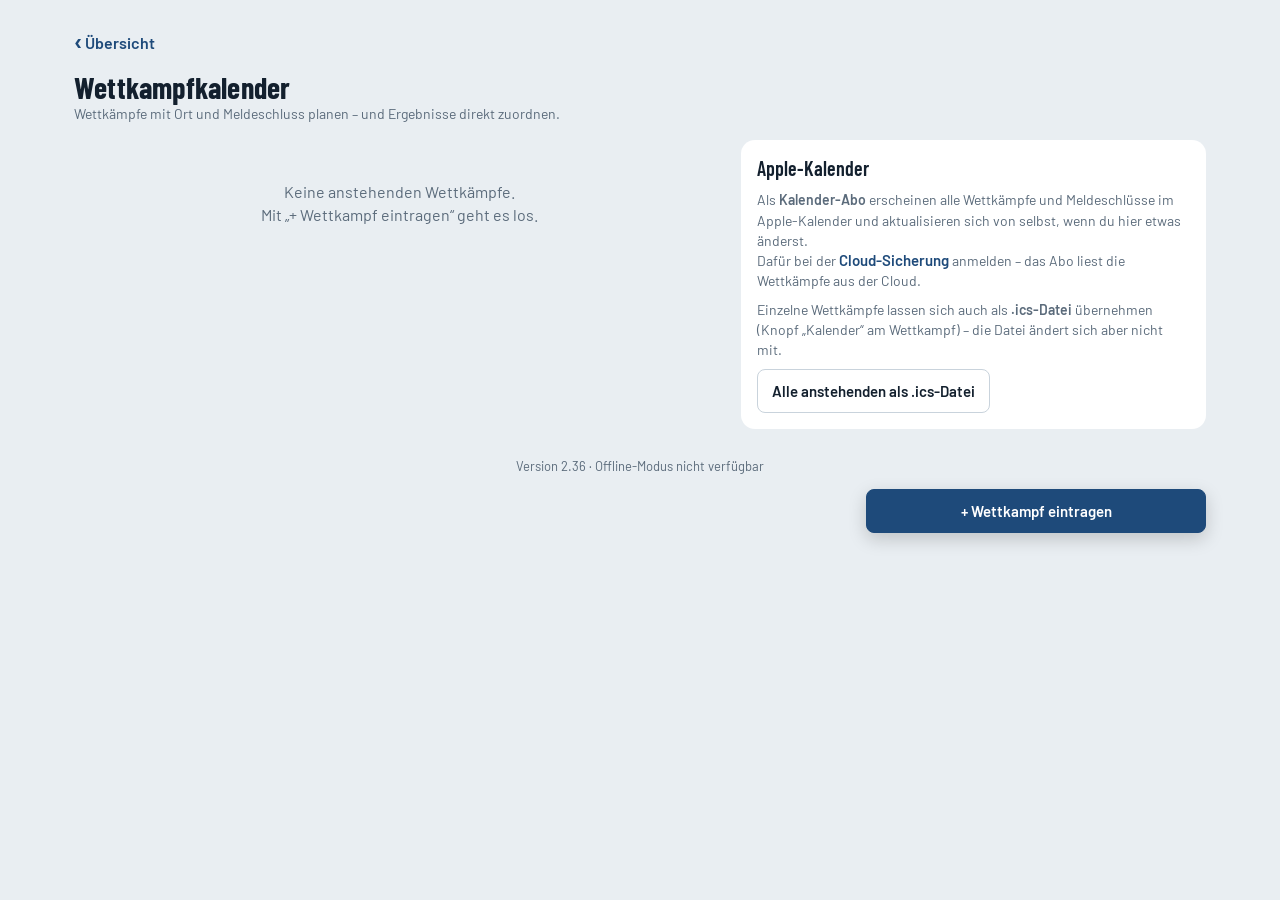
<file: kalender/index.html>
<!DOCTYPE html>
<html lang="de">
<head>
<meta charset="utf-8">
<meta name="viewport" content="width=device-width, initial-scale=1, viewport-fit=cover">
<title>Wettkampfkalender</title>
<meta name="description" content="Wettkämpfe mit Datum, Ort und Meldeschluss planen und Ergebnisse direkt zuordnen.">
<link rel="manifest" href="../manifest.webmanifest">
<link rel="icon" href="../icons/icon-192.png" type="image/png">
<link rel="apple-touch-icon" href="../icons/apple-touch-icon.png">
<meta name="apple-mobile-web-app-capable" content="yes">
<meta name="mobile-web-app-capable" content="yes">
<meta name="apple-mobile-web-app-title" content="Leichtathletik">
<meta name="apple-mobile-web-app-status-bar-style" content="black-translucent">
<meta name="theme-color" content="#E9EEF2" media="(prefers-color-scheme: light)">
<meta name="theme-color" content="#0E1824" media="(prefers-color-scheme: dark)">
<script src="../shared/theme.js"></script>
<link rel="stylesheet" href="../shared/base.css">
<style>
.ev{display:flex;gap:12px;background:var(--surface);border-radius:14px;padding:12px 14px;margin-bottom:8px;color:var(--ink);cursor:pointer}
.ev .cal{flex:0 0 52px;text-align:center;border-radius:10px;background:var(--bg);padding:6px 0 5px;align-self:flex-start}
.ev .cal b{display:block;font:700 24px/1 "Barlow Condensed",sans-serif;font-variant-numeric:tabular-nums}
.ev .cal span{display:block;font:600 12px "Barlow",sans-serif;color:var(--muted);text-transform:uppercase;letter-spacing:.4px;margin-top:2px}
.ev .cal small{display:block;font-size:11px;color:var(--muted)}
.ev .bd{flex:1;min-width:0}
.ev .nm{font:600 19px/1.15 "Barlow Condensed",sans-serif;overflow-wrap:anywhere}
.ev .meta{display:flex;gap:6px;flex-wrap:wrap;align-items:center;font-size:13px;color:var(--muted);margin-top:4px}
.ev .dl{font-size:14px;margin-top:6px;font-variant-numeric:tabular-nums}
.ev .dl.soon{color:var(--warn);font-weight:600}
.ev .dl.done{color:var(--ok);font-weight:600}
.ev .dl.over{color:var(--muted)}
.ev .who{font-size:14px;margin-top:4px}
.ev .acts{display:flex;gap:8px;flex-wrap:wrap;margin-top:8px}
.ev .acts .btn{min-height:36px;padding:6px 12px;font-size:14px}
.ev .rs{font-size:14px;margin-top:6px;padding-top:6px;border-top:1px solid var(--line)}
.ev .rs div{display:flex;justify-content:space-between;gap:8px;padding:2px 0;font-variant-numeric:tabular-nums}
.ev .rs b{font:700 16px "Barlow Condensed",sans-serif;white-space:nowrap}
.ev.past{opacity:.92}
.mhead{font:600 18px "Barlow Condensed",sans-serif;color:var(--muted);margin:16px 4px 8px;display:flex;justify-content:space-between}
.mhead:first-child{margin-top:4px}
.empty{text-align:center;color:var(--muted);padding:24px 10px}
.fab{position:sticky;bottom:calc(12px + env(safe-area-inset-bottom,0px));z-index:5;box-shadow:0 6px 18px rgba(0,0,0,.18)}
.err{color:var(--warn);font-size:14px;font-weight:600;margin:8px 0 0}
.hint{font-size:13px;color:var(--muted);margin:4px 0 0}
.chk{display:flex;align-items:center;gap:10px;margin-top:10px;font-size:15px;cursor:pointer}
.chk input{width:22px;height:22px;accent-color:var(--track)}
.athl{display:flex;flex-wrap:wrap;gap:4px 16px}
.feed{word-break:break-all;font-size:13px;color:var(--muted);background:var(--bg);border-radius:8px;padding:8px 10px;margin-top:8px}
.dg{font:600 13px "Barlow",sans-serif;color:var(--muted);margin:10px 0 4px}
.chips{display:flex;flex-wrap:wrap;gap:6px}
.chips button{border:1px solid var(--line);background:transparent;color:var(--ink);font:600 14px "Barlow",sans-serif;padding:7px 11px;border-radius:18px;cursor:pointer;min-height:36px}
.chips button[aria-pressed="true"]{background:var(--track);border-color:var(--track);color:var(--track-ink)}
.chips button[aria-pressed="true"]::before{content:"✓ "}
.ev .ds{font-size:14px;margin-top:4px}
.ev .ds .ok{font-weight:600}
.formbtns{display:flex;gap:10px;margin-top:16px;flex-wrap:wrap}
.formbtns .primary{flex:1 1 auto}
@media (min-width:740px){ .evcols{display:grid;grid-template-columns:minmax(0,7fr) minmax(0,5fr);gap:0 16px;align-items:start} }
</style>
</head>
<body>
<main>
<div id="viewList">
  <a class="back" href="../">Übersicht</a>
  <h1>Wettkampfkalender</h1>
  <p class="sub">Wettkämpfe mit Ort und Meldeschluss planen – und Ergebnisse direkt zuordnen.</p>
  <div class="evcols">
    <div>
      <div id="upcoming"></div>
      <details id="pastBox" hidden>
        <summary id="pastHead">Vergangene Wettkämpfe</summary>
        <div class="in" id="past"></div>
      </details>
    </div>
    <div>
      <section aria-labelledby="aboHead">
        <h2 id="aboHead">Apple-Kalender</h2>
        <p class="note" style="margin-top:0">Als <b>Kalender-Abo</b> erscheinen alle Wettkämpfe und Meldeschlüsse im Apple-Kalender und aktualisieren sich von selbst, wenn du hier etwas änderst.</p>
        <div id="aboBox"></div>
        <p class="note" id="aboMsg" aria-live="polite"></p>
        <p class="note">Einzelne Wettkämpfe lassen sich auch als <b>.ics-Datei</b> übernehmen (Knopf „Kalender“ am Wettkampf) – die Datei ändert sich aber nicht mit.</p>
        <button class="btn" id="icsAll" style="margin-top:8px">Alle anstehenden als .ics-Datei</button>
      </section>
    </div>
  </div>
  <p class="foot">Version <span id="ver"></span> · <span id="offState">Offline-Modus wird vorbereitet …</span></p>
  <a class="btn primary block fab" href="#neu" id="addBtn">+ Wettkampf eintragen</a>
</div>

<div id="viewForm" class="narrow" hidden>
  <a class="back" href="#" id="cancelTop">Abbrechen</a>
  <h1 id="formHead">Wettkampf eintragen</h1>
  <form id="form" novalidate autocomplete="off">
    <section>
      <span class="fl" style="margin-top:0">Wettkampfart</span>
      <div class="seg" id="iKind" role="group" aria-label="Wettkampfart">
        <button type="button" data-v="meet">Sportfest</button>
        <button type="button" data-v="champ">Meisterschaft</button>
        <button type="button" data-v="other">Sonstiges</button>
      </div>
      <div id="champBox" hidden>
        <label class="fl" for="iChampSel">Meisterschaft</label>
        <select id="iChampSel"></select>
        <div id="champNewBox" hidden>
          <label class="fl" for="iChamp">Name der Meisterschaft</label>
          <input type="text" id="iChamp" maxlength="60" placeholder="z. B. Bezirksmeisterschaft">
        </div>
      </div>
      <label class="fl" for="iName" id="iNameLbl">Name</label>
      <input type="text" id="iName" maxlength="100" placeholder="z. B. Abendsportfest Pfungstadt">
      <div class="grid2">
        <div>
          <label class="fl" for="iDate">Datum</label>
          <input type="date" id="iDate" required>
        </div>
        <div>
          <label class="fl" for="iEnd">bis (mehrtägig)</label>
          <input type="date" id="iEnd">
        </div>
      </div>
      <label class="fl" for="iPlace">Ort</label>
      <input type="text" id="iPlace" maxlength="80" placeholder="z. B. Pfungstadt, Sportpark">
      <span class="fl">Halle / Freiluft</span>
      <div class="seg" id="iVenue" role="group" aria-label="Halle oder Freiluft">
        <button type="button" data-v="indoor">Halle</button>
        <button type="button" data-v="outdoor">Freiluft</button>
      </div>
      <label class="chk"><input type="checkbox" id="iIntl"> international (Altersklasse nach Alter am Wettkampftag)</label>
    </section>
    <section>
      <h2 style="margin-bottom:2px">Disziplinen</h2>
      <p class="hint" style="margin-top:0">Gemeldete Disziplinen ankreuzen – bei der Ergebniseingabe werden sie zur Auswahl angeboten.</p>
      <div id="iDiscs"></div>
      <div class="dg">Weitere Disziplin</div>
      <select id="iDiscMore" aria-label="Weitere Disziplin hinzufügen"></select>
      <div id="discNewBox" class="row" style="margin-top:8px;flex-wrap:nowrap" hidden>
        <input type="text" id="iDiscNew" maxlength="40" placeholder="z. B. 300 m Hürden, Schlagball">
        <button type="button" class="btn" id="discNewAdd">Hinzufügen</button>
      </div>
    </section>
    <section>
      <label class="fl" for="iDeadline" style="margin-top:0">Meldeschluss</label>
      <input type="date" id="iDeadline">
      <label class="chk"><input type="checkbox" id="iEntered"> gemeldet</label>
      <div id="athBox">
        <span class="fl">Athleten</span>
        <div class="athl" id="iAths"></div>
      </div>
      <label class="fl" for="iUrl">Link zur Ausschreibung (optional)</label>
      <input type="url" id="iUrl" maxlength="300" placeholder="https://…" inputmode="url">
      <label class="fl" for="iNote">Notiz (optional)</label>
      <textarea id="iNote" maxlength="500" placeholder="z. B. Disziplinen, Anreise, Startpass"></textarea>
    </section>
    <section id="resBox" hidden></section>
    <p class="err" id="formErr" role="alert"></p>
    <div class="formbtns">
      <button type="submit" class="btn primary">Speichern</button>
      <button type="button" class="btn" id="cancel">Abbrechen</button>
      <button type="button" class="btn danger" id="del" hidden>Löschen</button>
    </div>
  </form>
</div>
</main>
<script src="../shared/config.js"></script>
<script src="../shared/common.js"></script>
<script src="../shared/cloud.js"></script>
<script>
(function(){
"use strict";
const $=id=>document.getElementById(id), esc=LA.esc;
const MON=["Jan","Feb","Mär","Apr","Mai","Jun","Jul","Aug","Sep","Okt","Nov","Dez"];
const WD=["So","Mo","Di","Mi","Do","Fr","Sa"];
const today=()=>new Date(Date.now()-new Date().getTimezoneOffset()*6e4).toISOString().slice(0,10);
const opt=(v,t,sel)=>'<option value="'+esc(v)+'"'+(v===sel?" selected":"")+">"+esc(t)+"</option>";
let EV=LA.events(), ATH=LA.athletes(), R=LA.results();
let discSel=new Set();
let editId=null, kind="meet", venue="outdoor", delTimer=null, fromList=false, listScroll=0;

function reload(){ EV=LA.events(); ATH=LA.athletes(); R=LA.results(); }
function persist(){ LA.saveEvents(EV); }
const isPast=e=>(e.endDate||e.date)<today();
const linked=e=>R.filter(r=>r.eventId===e.id).sort((a,b)=>a.date.localeCompare(b.date)||LA.discOrder(a.discipline)-LA.discOrder(b.discipline));

/* ---------- Liste ---------- */
function deadlineHtml(e){
  if(!e.deadline) return "";
  const d=LA.daysUntil(e.deadline,today()), when="Meldeschluss "+LA.fmtDate(e.deadline);
  if(e.entered) return '<div class="dl done">✓ gemeldet · '+when+"</div>";
  if(isPast(e)) return "";
  if(d<0) return '<div class="dl over">'+when+" – abgelaufen</div>";
  const rel=d===0?"heute":d===1?"morgen":"in "+d+" Tagen";
  return '<div class="dl'+(d<=7?" soon":"")+'">'+when+" · "+rel+"</div>";
}
function card(e){
  const d=new Date(e.date+"T12:00:00Z"), past=isPast(e), rs=linked(e);
  const names=e.athleteIds.map(id=>LA.athleteName(id,ATH)).filter(Boolean);
  const days=e.endDate?LA.fmtDate(e.endDate).slice(0,6):"";
  let h='<div class="ev'+(past?" past":"")+'" data-id="'+esc(e.id)+'">'
    +'<div class="cal"><b>'+d.getUTCDate()+"</b><span>"+MON[d.getUTCMonth()]+"</span><small>"+WD[d.getUTCDay()]+(d.getUTCFullYear()!==new Date().getFullYear()?" "+String(d.getUTCFullYear()).slice(2):"")+"</small></div>"
    +'<div class="bd"><div class="nm">'+esc(LA.eventTitle(e))+"</div>"
    +'<div class="meta">'+(e.kind==="champ"?'<span class="badge champ">'+esc(LA.eventType(e))+"</span>":'<span class="badge">'+esc(LA.eventType(e))+"</span>")
    +'<span class="badge '+e.venue+'">'+(e.venue==="indoor"?"Halle":"Freiluft")+"</span>"+(e.intl?'<span class="badge">international</span>':"")
    +(e.place?"<span>"+esc(e.place)+"</span>":"")+(days?"<span>bis "+days+"</span>":"")+"</div>"
    +deadlineHtml(e)
    +(e.disciplines.length?'<div class="ds">'+e.disciplines.map(d=>rs.some(r=>r.discipline===d)?'<span class="ok">✓ '+esc(d)+"</span>":esc(d)).join(" · ")+"</div>":"")
    +(names.length?'<div class="who">'+esc(names.join(", "))+"</div>":"");
  if(rs.length) h+='<div class="rs">'+rs.map(r=>"<div><span>"+esc((ATH.length>1?LA.athleteName(r.athleteId,ATH)+" · ":"")+r.discipline)+(r.place?" · Platz "+r.place:"")+"</span><b>"+esc(r.mark)+" "+LA.markUnit(r)+"</b></div>").join("")+"</div>";
  h+='<div class="acts">'+(e.date<=today()?'<a class="btn'+(rs.length?"":" primary")+'" href="../ergebnisse/#neu/wk/'+encodeURIComponent(e.id)+'" data-stop>Ergebnis eintragen</a>':"")
    +(!past?'<button type="button" class="btn" data-ics="'+esc(e.id)+'">Kalender</button>':"")
    +(e.url?'<a class="btn" href="'+esc(e.url)+'" target="_blank" rel="noopener" data-stop>Ausschreibung</a>':"")+"</div>";
  return h+"</div></div>";
}
function renderList(){
  const up=EV.filter(e=>!isPast(e)), past=EV.filter(isPast).reverse();
  let h="", mon="";
  up.forEach(e=>{ const m=e.date.slice(0,7); if(m!==mon){ mon=m; const d=new Date(e.date+"T12:00:00Z");
    h+='<div class="mhead"><span>'+["Januar","Februar","März","April","Mai","Juni","Juli","August","September","Oktober","November","Dezember"][d.getUTCMonth()]+" "+d.getUTCFullYear()+"</span></div>"; }
    h+=card(e); });
  $("upcoming").innerHTML=h||'<p class="empty">Keine anstehenden Wettkämpfe.<br>Mit „+ Wettkampf eintragen“ geht es los.</p>';
  $("pastBox").hidden=!past.length;
  $("pastHead").textContent="Vergangene Wettkämpfe ("+past.length+")";
  $("past").innerHTML=past.map(card).join("");
  renderAbo();
}
function onListClick(e){
  const ics=e.target.closest("[data-ics]");
  if(ics){ e.stopPropagation(); const ev=EV.find(x=>x.id===ics.dataset.ics); if(ev) downloadICS([ev],LA.eventTitle(ev)); return; }
  if(e.target.closest("[data-stop]")) return;
  const c=e.target.closest(".ev"); if(c) go("#bearbeiten/"+encodeURIComponent(c.dataset.id));
}
$("upcoming").addEventListener("click",onListClick);
$("past").addEventListener("click",onListClick);

/* ---------- Apple-Kalender ---------- */
function fileName(t){ return (t.normalize("NFD").replace(/[̀-ͯ]/g,"").replace(/ß/g,"ss").replace(/[^A-Za-z0-9]+/g,"-").replace(/^-|-$/g,"").toLowerCase()||"wettkampf")+".ics"; }
async function downloadICS(list,title){
  const r=await LA.shareOrDownload(fileName(title),"text/calendar",LA.eventsToICS(list));
  if(r!=="aborted") $("aboMsg").textContent=r==="shared"?"Datei geteilt – zum Übernehmen in der Dateien-App antippen.":"Datei gespeichert – zum Übernehmen öffnen.";
}
$("icsAll").addEventListener("click",()=>{ const up=EV.filter(e=>!isPast(e)); if(!up.length){ $("aboMsg").textContent="Keine anstehenden Wettkämpfe."; return; } downloadICS(up,"wettkaempfe"); });

let abo=null, aboErr="";
function renderAbo(){
  const c=LA.cloud&&LA.cloud.status();
  if(!c||!c.configured||!c.loggedIn){ $("aboBox").innerHTML='<p class="note" style="margin:0">Dafür bei der <a class="link" href="../#bkHead">Cloud-Sicherung</a> anmelden – das Abo liest die Wettkämpfe aus der Cloud.</p>'; return; }
  if(!abo){ $("aboBox").innerHTML='<button class="btn primary" id="aboMake">Kalender-Abo einrichten</button>'+(aboErr?'<p class="err">'+esc(aboErr)+"</p>":""); return; }
  $("aboBox").innerHTML='<a class="btn primary" href="'+esc(abo.webcal)+'">Im Kalender abonnieren</a>'
    +'<div class="feed" id="aboUrl">'+esc(abo.https)+"</div>"
    +'<div class="row" style="margin-top:8px"><button class="btn" id="aboCopy">Link kopieren</button><button class="btn danger" id="aboRenew">Neuer Link</button></div>'
    +'<p class="hint">Wer diesen Link hat, sieht deine Wettkämpfe – nicht weitergeben. „Neuer Link“ macht den alten ungültig.</p>';
}
async function loadAbo(create,renew){
  try{ abo=await LA.cloud.calendarLink({create,renew}); aboErr=""; }
  catch(e){ aboErr=e.code==="offline"?"Keine Internetverbindung.":"Kalender-Abo nicht verfügbar ("+(e.message||"Fehler")+")."; }
  renderAbo();
}
$("aboBox").addEventListener("click",async e=>{
  if(e.target.id==="aboMake"){ e.target.disabled=true; await LA.cloud.sync({force:true}); await loadAbo(true,false);
    if(abo) $("aboMsg").textContent="Jetzt „Im Kalender abonnieren“ antippen und bestätigen."; }
  if(e.target.id==="aboCopy"){ try{ await navigator.clipboard.writeText(abo.https); $("aboMsg").textContent="Link kopiert."; }catch(err){ $("aboMsg").textContent="Kopieren nicht möglich – Link markieren und kopieren."; } }
  if(e.target.id==="aboRenew"){
    if(e.target.dataset.armed!=="1"){ e.target.dataset.armed="1"; e.target.textContent="Wirklich? Alter Link wird ungültig"; e.target.classList.add("armed"); return; }
    await loadAbo(true,true); $("aboMsg").textContent="Neuer Link erstellt. Das alte Abo im Kalender löschen und neu abonnieren.";
  }
});

/* ---------- Formular ---------- */
function syncForm(){
  [...$("iKind").querySelectorAll("button")].forEach(b=>b.setAttribute("aria-pressed",String(b.dataset.v===kind)));
  [...$("iVenue").querySelectorAll("button")].forEach(b=>b.setAttribute("aria-pressed",String(b.dataset.v===venue)));
  $("champBox").hidden=kind!=="champ";
  $("champNewBox").hidden=kind!=="champ"||$("iChampSel").value!=="__new";
  $("iNameLbl").textContent=kind==="meet"?"Name":"Name (optional)";
  $("iName").placeholder=kind==="champ"?"z. B. Hessische Meisterschaften Kassel":kind==="meet"?"z. B. Abendsportfest Pfungstadt":"z. B. Ligawettkampf";
}
function fillChamp(sel){
  const list=LA.championships(R);
  if(sel&&!list.includes(sel)) list.push(sel);
  $("iChampSel").innerHTML=list.map(c=>opt(c,c,sel||"Hessische Meisterschaft")).join("")+opt("__new","Andere …",sel);
}
/* Disziplinen: Standard zum Ankreuzen, weitere über die Auswahl */
function renderDiscs(){
  const std=new Set(LA.STANDARD_DISCIPLINES.flatMap(([,l])=>l));
  const extra=[...discSel].filter(d=>!std.has(d));
  const chip=d=>'<button type="button" data-d="'+esc(d)+'" aria-pressed="'+discSel.has(d)+'">'+esc(d)+"</button>";
  $("iDiscs").innerHTML=LA.STANDARD_DISCIPLINES.map(([g,l])=>'<div class="dg">'+g+'</div><div class="chips">'+l.map(chip).join("")+"</div>").join("")
    +(extra.length?'<div class="dg">Weitere</div><div class="chips">'+extra.map(chip).join("")+"</div>":"");
  const rest=LA.DISCIPLINE_GROUPS.map(([g,l])=>[g,l.map(([n])=>n).filter(n=>!std.has(n)&&!discSel.has(n))]).filter(([,l])=>l.length);
  $("iDiscMore").innerHTML='<option value="">– hinzufügen –</option>'+rest.map(([g,l])=>'<optgroup label="'+g+'">'+l.map(n=>opt(n,n,"")).join("")+"</optgroup>").join("")
    +'<option value="__new">Andere Disziplin …</option>';
  $("discNewBox").hidden=true;
}
$("iDiscs").addEventListener("click",e=>{ const b=e.target.closest("button[data-d]"); if(!b) return; const d=b.dataset.d;
  if(discSel.has(d)) discSel.delete(d); else discSel.add(d); b.setAttribute("aria-pressed",String(discSel.has(d)));
  if(!LA.STANDARD_DISCIPLINES.some(([,l])=>l.includes(d))) renderDiscs(); });
$("iDiscMore").addEventListener("change",()=>{ const v=$("iDiscMore").value;
  if(v==="__new"){ $("discNewBox").hidden=false; $("iDiscNew").focus(); return; }
  if(v){ discSel.add(v); renderDiscs(); } });
function addNewDisc(){ const n=LA.normalizeDiscipline($("iDiscNew").value.trim()); if(!n) return; discSel.add(n); $("iDiscNew").value=""; renderDiscs(); }
$("discNewAdd").addEventListener("click",addNewDisc);
$("iDiscNew").addEventListener("keydown",e=>{ if(e.key==="Enter"){ e.preventDefault(); addNewDisc(); } });
function disarmDel(){ const b=$("del"); b.dataset.armed=""; b.textContent="Löschen"; b.classList.remove("armed"); clearTimeout(delTimer); }
function openForm(id){
  reload();
  const e=id?EV.find(x=>x.id===id):null;
  if(id&&!e){ go("#",true); return; }
  editId=e?e.id:null;
  $("formHead").textContent=e?"Wettkampf bearbeiten":"Wettkampf eintragen";
  $("del").hidden=!e; disarmDel(); $("formErr").textContent="";
  kind=e?e.kind:"meet"; venue=e?e.venue:(new Date().getMonth()<3||new Date().getMonth()>9?"indoor":"outdoor");
  fillChamp(e&&e.kind==="champ"?LA.canonChamp(e.champ):"");
  $("iChamp").value="";
  $("iName").value=e?e.name:""; $("iDate").value=e?e.date:""; $("iEnd").value=e&&e.endDate?e.endDate:"";
  $("iPlace").value=e?e.place:""; $("iIntl").checked=!!(e&&e.intl);
  $("iDeadline").value=e&&e.deadline?e.deadline:""; $("iEntered").checked=!!(e&&e.entered);
  $("iUrl").value=e?e.url:""; $("iNote").value=e?e.note:"";
  discSel=new Set(e?e.disciplines:[]); $("iDiscNew").value=""; renderDiscs();
  const sel=e?e.athleteIds:(ATH.length===1?[ATH[0].id]:[]);
  $("athBox").hidden=!ATH.length;
  $("iAths").innerHTML=ATH.map(a=>'<label class="chk"><input type="checkbox" value="'+esc(a.id)+'"'+(sel.includes(a.id)?" checked":"")+"> "+esc(a.name)+"</label>").join("");
  const rs=e?linked(e):[];
  $("resBox").hidden=!e||e.date>today();
  if(e) $("resBox").innerHTML='<h2>Ergebnisse</h2>'+(rs.length?'<div class="ev" style="padding:0;cursor:default;display:block"><div class="rs" style="border:0;margin:0;padding:0">'
      +rs.map(r=>"<div><span>"+esc((ATH.length>1?LA.athleteName(r.athleteId,ATH)+" · ":"")+r.discipline)+(r.place?" · Platz "+r.place:"")+"</span><b>"+esc(r.mark)+" "+LA.markUnit(r)+"</b></div>").join("")+"</div></div>":'<p class="note" style="margin-top:0">Noch keine Ergebnisse zugeordnet.</p>')
    +'<a class="btn" style="margin-top:10px" href="../ergebnisse/#neu/wk/'+encodeURIComponent(e.id)+'">Ergebnis eintragen</a>';
  syncForm();
}
$("iKind").addEventListener("click",e=>{ const b=e.target.closest("button"); if(b){ kind=b.dataset.v; syncForm(); } });
$("iVenue").addEventListener("click",e=>{ const b=e.target.closest("button"); if(b){ venue=b.dataset.v; syncForm(); } });
$("iChampSel").addEventListener("change",()=>{ const v=$("iChampSel").value; if(LA.INTL_CHAMPS.includes(v)) $("iIntl").checked=true; syncForm(); if(v==="__new") $("iChamp").focus(); });
$("iDate").addEventListener("change",()=>{ if($("iEnd").value&&$("iEnd").value<$("iDate").value) $("iEnd").value=""; });

$("form").addEventListener("submit",ev=>{
  ev.preventDefault();
  const err=m=>{ $("formErr").textContent=m; };
  const date=$("iDate").value, end=$("iEnd").value, dl=$("iDeadline").value;
  if(!LA.isIsoDate(date)) return err("Datum fehlt.");
  if(end&&end<date) return err("„bis“ liegt vor dem Datum.");
  let champ="";
  if(kind==="champ"){
    champ=$("iChampSel").value;
    if(champ==="__new"){ champ=$("iChamp").value.trim(); if(!champ) return err("Name der Meisterschaft fehlt.");
      champ=LA.canonChamp(LA.championships(R).find(c=>c.toLowerCase()===champ.toLowerCase())||champ); }
  }
  const name=$("iName").value.trim();
  if(kind==="meet"&&!name) return err("Name des Sportfests fehlt.");
  if(dl&&dl>date) return err("Meldeschluss liegt nach dem Wettkampf.");
  const url=$("iUrl").value.trim();
  if(url&&!/^https?:\/\/\S+\.\S+/i.test(url)) return err("Link muss mit https:// beginnen.");
  const now=new Date().toISOString();
  const rec={kind,champ,name,date,endDate:end&&end>date?end:null,place:$("iPlace").value.trim(),venue,intl:$("iIntl").checked,
    deadline:dl||null,entered:$("iEntered").checked,disciplines:[...discSel],athleteIds:[...$("iAths").querySelectorAll("input:checked")].map(x=>x.value),
    url,note:$("iNote").value.trim(),updatedAt:now};
  if(editId) Object.assign(EV.find(x=>x.id===editId),rec);
  else EV.push(Object.assign({id:LA.newId("e"),createdAt:now},rec));
  persist(); closeForm();
});
$("del").addEventListener("click",()=>{
  const b=$("del");
  if(b.dataset.armed!=="1"){ b.dataset.armed="1"; b.textContent="Wirklich löschen?"; b.classList.add("armed"); delTimer=setTimeout(disarmDel,4000); return; }
  EV=EV.filter(x=>x.id!==editId); persist(); LA.trackDelete("settings","event:"+editId);
  // zugeordnete Ergebnisse bleiben erhalten, nur die Verknüpfung entfällt
  let ch=false; R.forEach(r=>{ if(r.eventId===editId){ delete r.eventId; r.updatedAt=new Date().toISOString(); ch=true; } }); if(ch) LA.saveResults(R);
  closeForm();
});
$("cancel").addEventListener("click",closeForm);
$("cancelTop").addEventListener("click",e=>{ e.preventDefault(); closeForm(); });

/* ---------- Navigation ---------- */
function go(hash,replace){ if(location.hash===hash||(hash==="#"&&!location.hash)) return route(); if(replace) location.replace(hash); else location.hash=hash; }
function closeForm(){ if(fromList) history.back(); else go("#",true); }
$("addBtn").addEventListener("click",e=>{ e.preventDefault(); go("#neu"); });
function route(){
  const h=location.hash, m=h.match(/^#bearbeiten\/(.+)$/);
  if(h==="#neu"||m){
    if(!$("viewList").hidden){ listScroll=window.scrollY; fromList=true; }
    $("viewList").hidden=true; $("viewForm").hidden=false;
    openForm(m?decodeURIComponent(m[1]):null); window.scrollTo(0,0);
  } else {
    const was=!$("viewForm").hidden;
    $("viewForm").hidden=true; $("viewList").hidden=false; fromList=false;
    reload(); renderList(); if(was) window.scrollTo(0,listScroll);
  }
}
window.addEventListener("hashchange",route);
window.addEventListener("la:synced",()=>{ reload(); if(!$("viewList").hidden) renderList(); });
window.addEventListener("pageshow",e=>{ if(e.persisted){ reload(); route(); } });
if(LA.cloud){ let was=LA.cloud.status().loggedIn; if(was) loadAbo(false,false);
  LA.cloud.onStatus(s=>{ if(s.loggedIn!==was){ was=s.loggedIn; if(was) loadAbo(false,false); else { abo=null; renderAbo(); } } }); }

$("ver").textContent=LA.VERSION;
route();
LA.registerOffline("../",s=>{ $("offState").textContent=s; });
})();
</script>
</body>
</html>
</file>
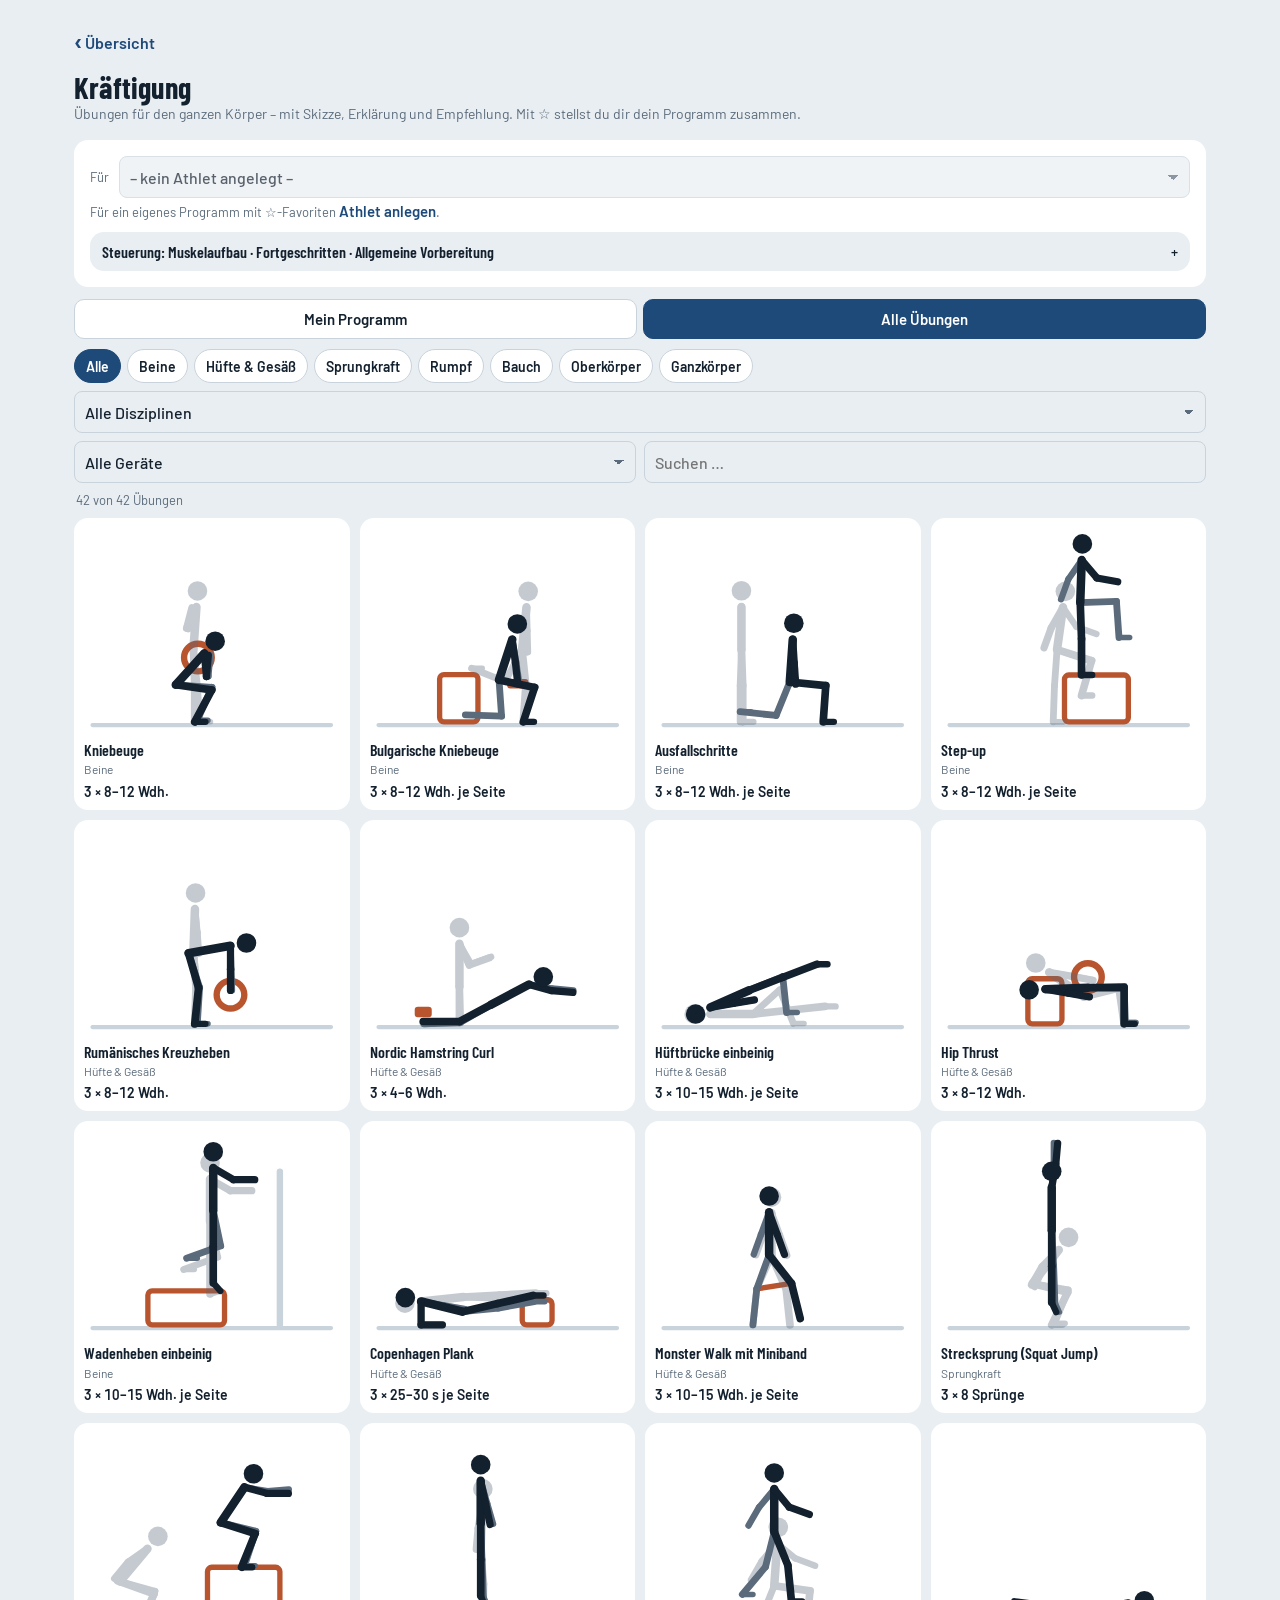
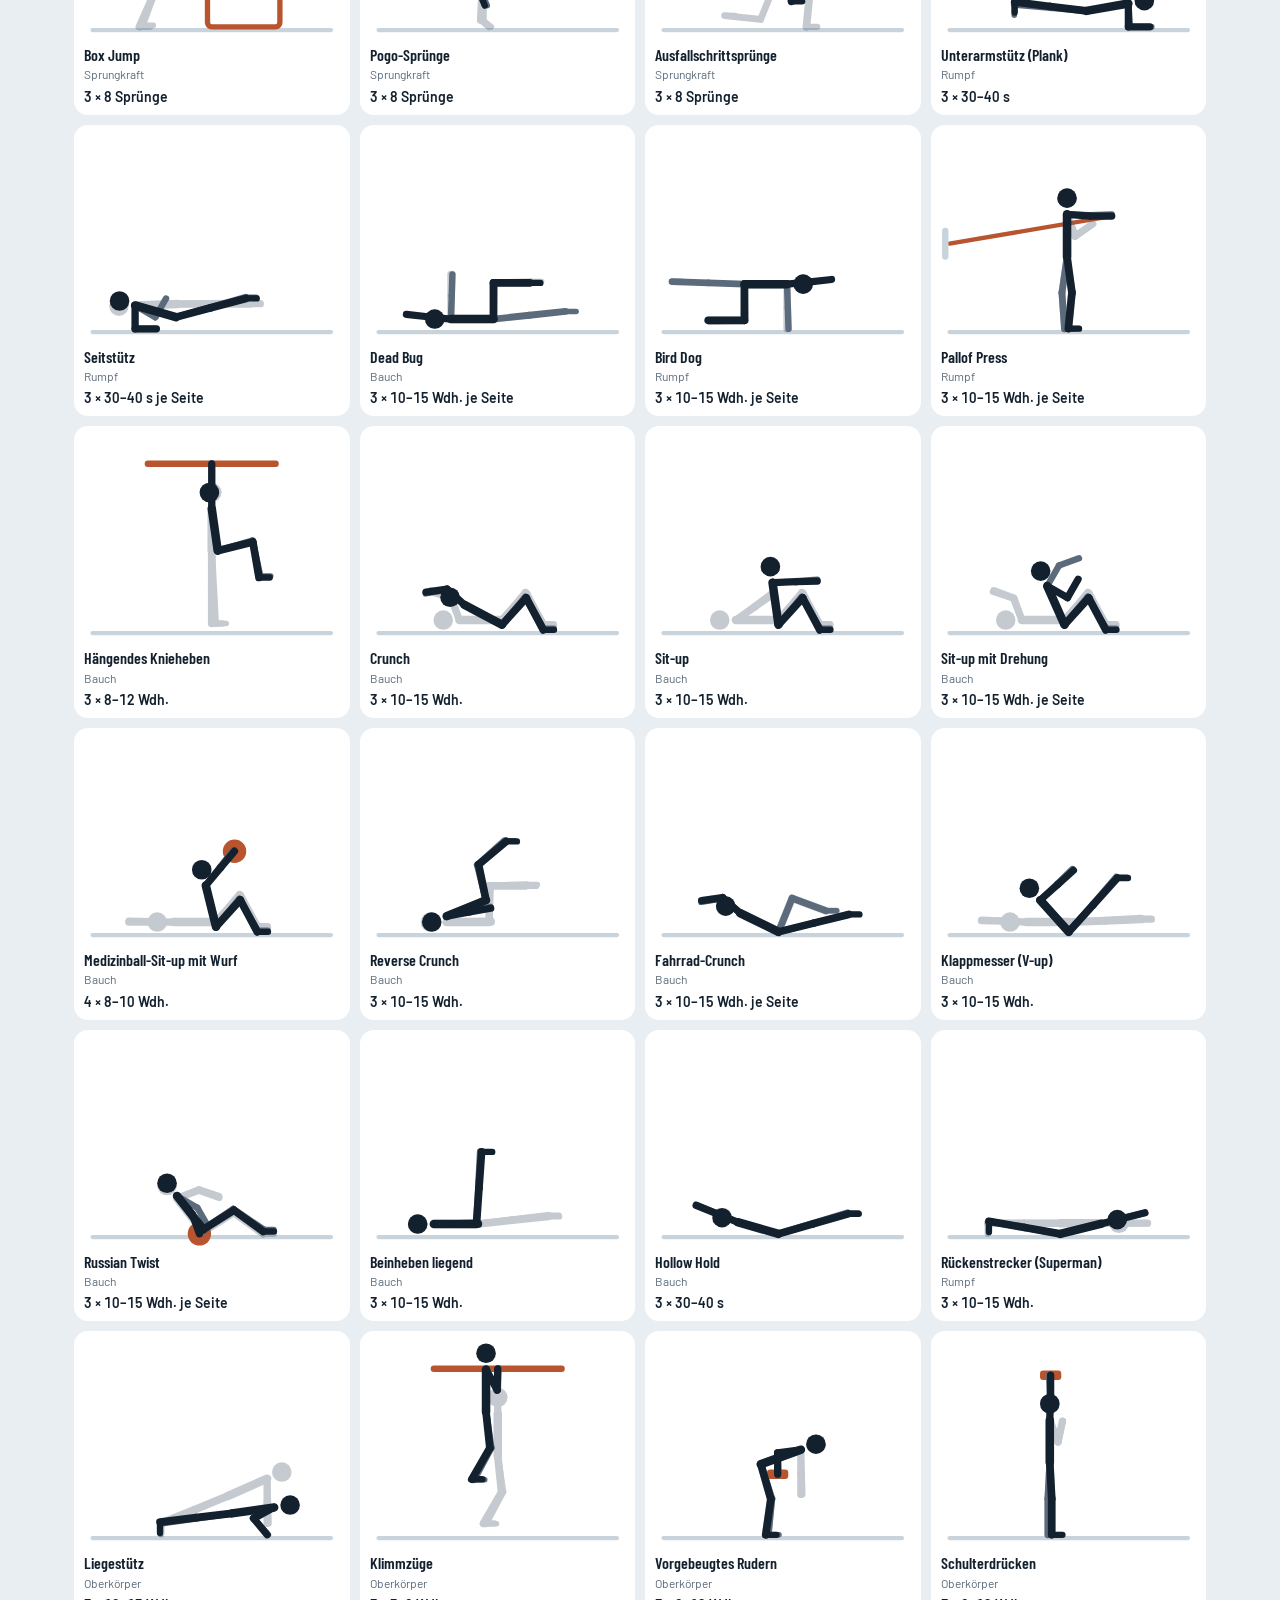
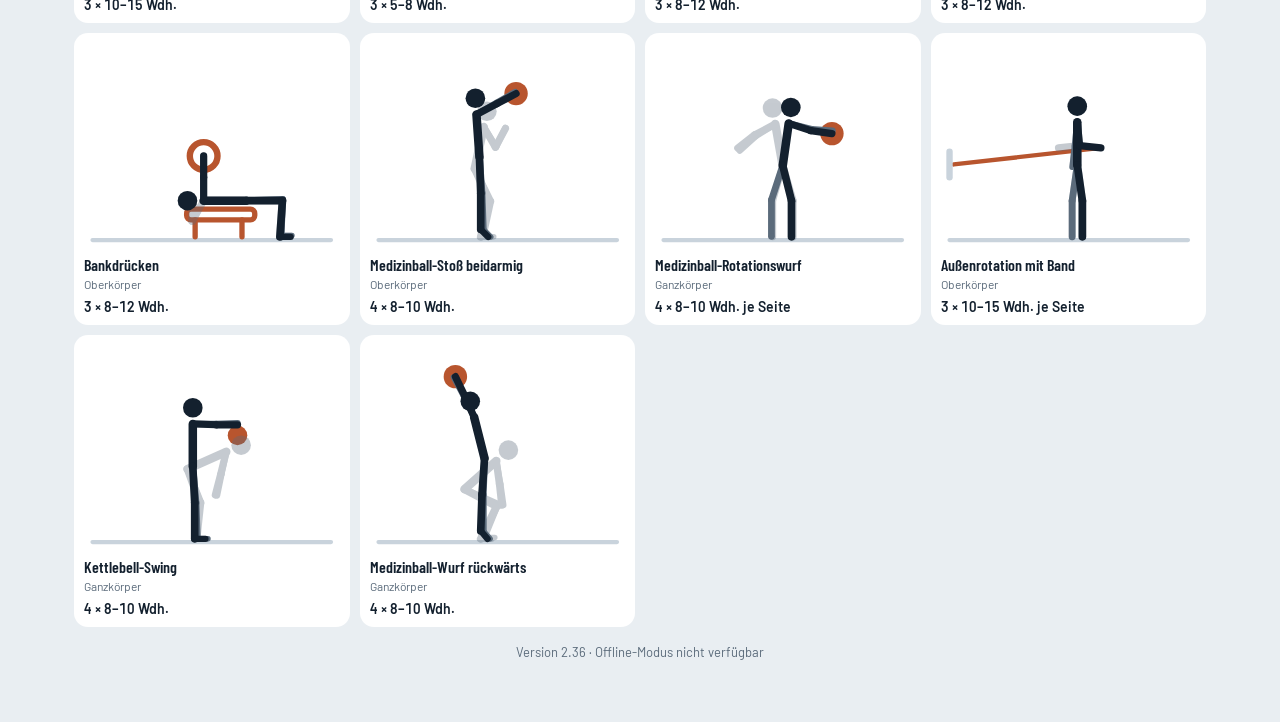
<file: kraft/index.html>
<!DOCTYPE html>
<html lang="de">
<head>
<meta charset="utf-8">
<meta name="viewport" content="width=device-width, initial-scale=1, viewport-fit=cover">
<title>Kräftigung</title>
<meta name="description" content="Kräftigungsübungen mit Skizze, Erläuterung und Belastungsempfehlung – je Athlet als eigenes Programm.">
<link rel="manifest" href="../manifest.webmanifest">
<link rel="icon" href="../icons/icon-192.png" type="image/png">
<link rel="apple-touch-icon" href="../icons/apple-touch-icon.png">
<meta name="apple-mobile-web-app-capable" content="yes">
<meta name="mobile-web-app-capable" content="yes">
<meta name="apple-mobile-web-app-title" content="Leichtathletik">
<meta name="apple-mobile-web-app-status-bar-style" content="black-translucent">
<meta name="theme-color" content="#E9EEF2" media="(prefers-color-scheme: light)">
<meta name="theme-color" content="#0E1824" media="(prefers-color-scheme: dark)">
<script src="../shared/theme.js"></script>
<link rel="stylesheet" href="../shared/base.css">
<link rel="stylesheet" href="../shared/uebungen.css">
</head>
<body>
<main>
<!-- ============ Übersicht ============ -->
<div id="viewList">
  <a class="back" href="../">Übersicht</a>
  <h1 id="pgTitle">Kräftigung</h1>
  <p class="sub" id="pgSub"></p>
  <section>
    <div class="who"><label class="fl" for="ath" style="margin:0">Für</label><select id="ath"></select></div>
    <p class="hint" id="athHint"></p>
    <details id="cfgBox" style="margin:10px 0 0;background:var(--bg)">
      <summary id="cfgSum" style="font-size:16px;padding:10px 12px"></summary>
      <div class="in">
        <span class="fl" style="margin-top:0" id="lGoal">Trainingsziel</span>
        <div class="seg" id="cGoal" role="group" aria-label="Trainingsziel"></div>
        <span class="fl" id="lLevel">Leistungsniveau</span>
        <div class="seg" id="cLevel" role="group" aria-label="Leistungsniveau"></div>
        <div id="phaseBox"><label class="fl" for="cPhase" id="lPhase">Trainingsphase</label>
        <select id="cPhase"></select></div>
        <p class="hint" id="cAge"></p>
      </div>
    </details>
  </section>
  <div class="tabs" role="tablist">
    <button type="button" role="tab" id="tabMine" aria-selected="false">Mein Programm</button>
    <button type="button" role="tab" id="tabAll" aria-selected="true">Alle Übungen</button>
  </div>
  <div id="mineHead" hidden>
    <section style="padding:12px 14px">
      <div class="row" style="justify-content:space-between"><b id="mineCount"></b><button type="button" class="link" id="orderBtn">Reihenfolge ändern</button></div>
      <div class="cov" id="cov"></div>
      <p class="hint" id="covHint"></p>
    </section>
  </div>
  <div id="allHead">
    <div class="chips" id="fRegion"></div>
    <div class="filt">
      <select id="fDisc" aria-label="Disziplin" class="wide"></select>
      <select id="fEquip" aria-label="Ausrüstung"></select>
      <input type="text" id="fSearch" placeholder="Suchen …" aria-label="Übung suchen">
    </div>
    <p class="note" id="fFocus" hidden style="margin:8px 2px 0"></p>
    <p class="hint" id="fCount" style="margin:8px 2px"></p>
  </div>
  <div class="grid" id="grid"></div>
  <section id="histBox" hidden style="margin-top:12px">
    <h2>Verlauf</h2>
    <p class="note" style="margin-top:0" id="histSum"></p>
    <div class="hist" id="hist"></div>
  </section>
  <p class="foot">Version <span id="ver"></span> · <span id="offState">Offline-Modus wird vorbereitet …</span></p>
  <a class="btn primary block fab" href="#training" id="startBtn" hidden>Training starten</a>
</div>

<!-- ============ Übung ============ -->
<div id="viewEx" hidden>
  <a class="back" href="#" id="exBack">Zurück</a>
  <div class="detcols">
    <div>
      <div class="big" id="exSketch"></div>
      <div class="row" style="margin:8px 0 12px">
        <button type="button" class="btn" id="exPlay">▶ Bewegung abspielen</button>
        <button type="button" class="btn" id="exFav"></button>
      </div>
    </div>
    <div>
      <h1 id="exName" style="margin-top:0"></h1>
      <div class="row" id="exBadges" style="gap:6px;margin:6px 0 10px"></div>
      <section>
        <h2>Empfehlung</h2>
        <div class="dose" id="exDose"></div>
        <dl class="kv" id="exKv"></dl>
        <p class="hint" id="exNotes"></p>
        <details id="ovBox" style="margin:12px 0 0;background:var(--bg)">
          <summary style="font-size:16px;padding:10px 12px">Anpassen</summary>
          <div class="in">
            <div class="grid3">
              <div><label class="fl" for="oSets" style="margin-top:0">Serien</label><input type="number" id="oSets" min="1" max="12" inputmode="numeric"></div>
              <div><label class="fl" for="oReps" style="margin-top:0" id="oRepsLbl">Wdh.</label><input type="text" id="oReps" maxlength="12"></div>
              <div><label class="fl" for="oLoad" style="margin-top:0" id="lLoad">Gewicht</label><input type="text" id="oLoad" maxlength="20" placeholder="z. B. 40 kg"></div>
            </div>
            <label class="fl" for="oNote">Notiz</label>
            <input type="text" id="oNote" maxlength="120" placeholder="z. B. Band rot, Box 50 cm">
            <p class="err" id="oErr"></p>
            <div class="row" style="margin-top:10px">
              <button type="button" class="btn primary" id="oSave">Übernehmen</button>
              <button type="button" class="btn" id="oReset">Zurücksetzen auf Empfehlung</button>
            </div>
          </div>
        </details>
      </section>
      <section>
        <h2>Ausführung</h2>
        <ol class="steps" id="exSteps"></ol>
        <h2 style="margin-top:14px">Darauf achten</h2>
        <ul class="cues" id="exCues"></ul>
        <dl class="kv" id="exVar"></dl>
      </section>
      <section>
        <h2>Wofür?</h2>
        <p style="margin:0" id="exWhy"></p>
        <p class="note" id="exMuscles"></p>
      </section>
    </div>
  </div>
</div>

<!-- ============ Training ============ -->
<div id="viewRun" class="narrow" hidden>
  <a class="back" href="#" id="runBack">Programm</a>
  <h1 id="runTitle">Training</h1>
  <p class="sub" id="runSub"></p>
  <div id="runList"></div>
  <div class="row" style="margin-top:12px">
    <button type="button" class="btn primary" id="runDone" style="flex:1 1 auto">Training abschließen</button>
    <button type="button" class="btn danger" id="runCancel">Verwerfen</button>
  </div>
  <div class="timer" id="timer" hidden>
    <b id="tLeft">0:00</b><span class="tl" id="tLbl">Pause</span>
    <button type="button" id="tPlus">+15 s</button><button type="button" id="tSkip">Weiter</button>
  </div>
</div>
</main>
<script src="../shared/config.js"></script>
<script src="../shared/common.js"></script>
<script src="../shared/cloud.js"></script>
<script src="../shared/figur.js"></script>
<script src="../shared/kraft.js"></script>
<script>window.LA_LIB=window.LA_KRAFT;</script>
<script src="../shared/uebungen.js"></script>
</body>
</html>
</file>
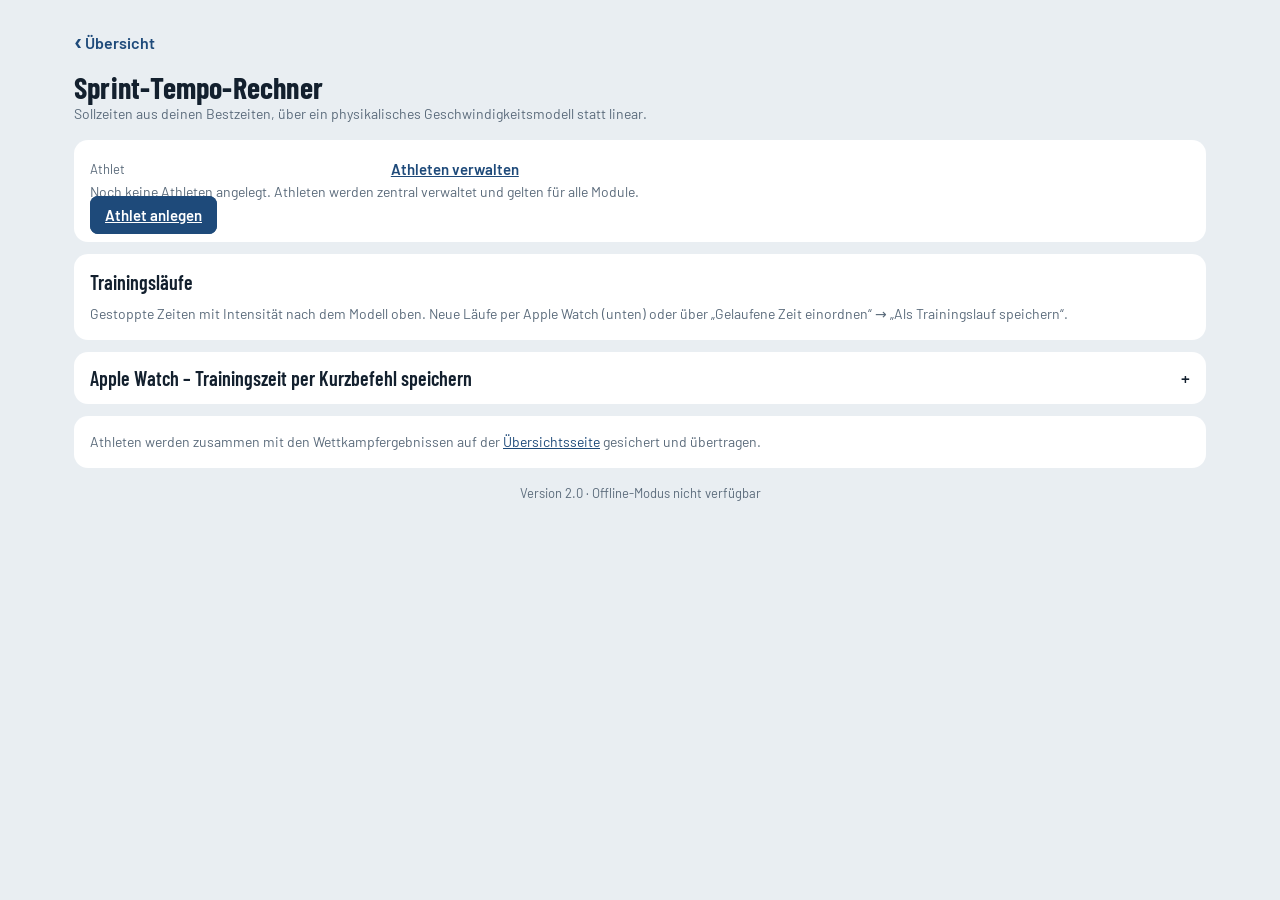
<file: tempo/index.html>
<!DOCTYPE html>
<html lang="de">
<head>
<meta charset="utf-8">
<meta name="viewport" content="width=device-width, initial-scale=1, viewport-fit=cover">
<title>Sprint-Tempo</title>
<meta name="description" content="Sprint-Sollzeiten aus Bestzeiten über ein physikalisches Geschwindigkeitsmodell.">
<link rel="manifest" href="../manifest.webmanifest">
<link rel="icon" href="../icons/icon-192.png" type="image/png">
<link rel="apple-touch-icon" href="../icons/apple-touch-icon.png">
<meta name="apple-mobile-web-app-capable" content="yes">
<meta name="mobile-web-app-capable" content="yes">
<meta name="apple-mobile-web-app-title" content="Sprint-Tempo">
<meta name="apple-mobile-web-app-status-bar-style" content="black-translucent">
<meta name="theme-color" content="#E9EEF2" media="(prefers-color-scheme: light)">
<meta name="theme-color" content="#0E1824" media="(prefers-color-scheme: dark)">
<script src="../shared/theme.js"></script>
<style>
@font-face{font-family:"Barlow";font-weight:400;font-style:normal;font-display:swap;src:url(../fonts/barlow-400.woff2) format("woff2")}
@font-face{font-family:"Barlow";font-weight:500;font-style:normal;font-display:swap;src:url(../fonts/barlow-500.woff2) format("woff2")}
@font-face{font-family:"Barlow";font-weight:600;font-style:normal;font-display:swap;src:url(../fonts/barlow-600.woff2) format("woff2")}
@font-face{font-family:"Barlow Condensed";font-weight:500;font-style:normal;font-display:swap;src:url(../fonts/barlow-condensed-500.woff2) format("woff2")}
@font-face{font-family:"Barlow Condensed";font-weight:600;font-style:normal;font-display:swap;src:url(../fonts/barlow-condensed-600.woff2) format("woff2")}
@font-face{font-family:"Barlow Condensed";font-weight:700;font-style:normal;font-display:swap;src:url(../fonts/barlow-condensed-700.woff2) format("woff2")}
:root{
  --bg:#E9EEF2; --surface:#FFFFFF; --ink:#13202E; --muted:#5B6B7B; --line:#C9D3DC;
  --track:#1E4A7A; --track-ink:#FFFFFF; --signal:#F2C230; --signal-ink:#2A2000;
  --lock:#9AA6B2; --warn:#B23A2E; --ok:#2E7D4F; --link:#1E4A7A;
  color-scheme:light dark;
}
@media (prefers-color-scheme: dark){
  :root:not([data-theme="light"]){
    --bg:#0E1824; --surface:#172536; --ink:#E6EDF3; --muted:#93A3B4; --line:#2A3D52;
    --track:#2D68A8; --track-ink:#FFFFFF; --signal:#F2C230; --signal-ink:#2A2000;
    --lock:#4F5F70; --warn:#E06A5C; --ok:#5DBB86; --link:#8DB8E8;
  }
}
:root[data-theme="light"]{color-scheme:light}
:root[data-theme="dark"]{
  color-scheme:dark;
  --bg:#0E1824; --surface:#172536; --ink:#E6EDF3; --muted:#93A3B4; --line:#2A3D52;
  --track:#2D68A8; --track-ink:#FFFFFF; --signal:#F2C230; --signal-ink:#2A2000;
  --lock:#4F5F70; --warn:#E06A5C; --ok:#5DBB86; --link:#8DB8E8;
}
*,*::before,*::after{box-sizing:border-box}
[hidden]{display:none!important}
html{background:var(--bg);-webkit-text-size-adjust:100%}
body{margin:0;background:var(--bg);color:var(--ink);font:400 16px/1.45 "Barlow",system-ui,-apple-system,"Segoe UI",sans-serif;
  padding:env(safe-area-inset-top,0px) env(safe-area-inset-right,0px) env(safe-area-inset-bottom,0px) env(safe-area-inset-left,0px);
  -webkit-tap-highlight-color:transparent}
main{max-width:560px;margin:0 auto;padding:16px 16px 40px}
/* Hochformat iPhone: eine Spalte in der gewohnten Reihenfolge; ab 740 px (iPad, iPhone quer) zwei Spalten */
#calc{display:flex;flex-direction:column}
.tc-left,.tc-right,.tc-full{display:contents}
#calc [aria-label="Lauf wählen"]{order:1} #calc .board{order:2} #calc [aria-label="Intensitätstabelle"]{order:3}
#calc [aria-label="Rückrechnung"]{order:4} #calc details{order:5}
@media (min-width:740px){
  main{max-width:1180px;padding:20px 24px 48px}
  #calc{display:grid;grid-template-columns:minmax(0,1fr) minmax(0,1fr);gap:0 16px;align-items:start}
  .tc-left,.tc-right{display:block}
  .tc-full{display:grid;grid-column:1/-1;grid-template-columns:minmax(0,1fr) minmax(0,1fr);gap:0 16px;align-items:start}
}
@media (min-width:740px) and (min-height:700px){ .tc-right{position:sticky;top:12px} }
/* Athleten-Kasten breit: links Auswahl, rechts Bestzeiten */
@media (min-width:740px){
  #athBox{display:grid;grid-template-columns:minmax(0,2fr) minmax(0,3fr);column-gap:28px;align-items:start}
  #athBox>.row,#athChips{grid-column:1}
  #pbBox{grid-column:2;grid-row:1/span 3}
  #pbBox>.lbl:first-child{margin-top:0}
  #noAth,#pbEdit{grid-column:1/-1}
}
h1{font:700 30px/1 "Barlow Condensed","Arial Narrow",sans-serif;margin:8px 0 2px;letter-spacing:.2px}
h2{font:600 20px/1.2 "Barlow Condensed","Arial Narrow",sans-serif;margin:0 0 10px}
.sub{color:var(--muted);font-size:14px;margin:0 0 16px}
section{background:var(--surface);border-radius:14px;padding:16px;margin-bottom:12px}
.lbl{font-size:13px;color:var(--muted);margin:12px 0 6px}
.lbl:first-child{margin-top:0}
.chips{display:flex;gap:6px;overflow-x:auto;padding-bottom:2px;-webkit-overflow-scrolling:touch;scrollbar-width:none}
.chips::-webkit-scrollbar{display:none}
.chips button,.seg button{flex:0 0 auto;border:1px solid var(--line);background:transparent;color:var(--ink);
  font:600 15px "Barlow",sans-serif;padding:8px 12px;border-radius:8px;cursor:pointer}
.chips button[aria-pressed="true"],.seg button[aria-pressed="true"]{background:var(--track);border-color:var(--track);color:var(--track-ink)}
.seg{display:flex;gap:6px;flex-wrap:wrap}
.seg button{flex:1 1 0}
.seg button:disabled{opacity:.4;cursor:default}
button:focus-visible,input:focus-visible,select:focus-visible{outline:3px solid var(--signal);outline-offset:2px}
.row{display:flex;gap:10px;align-items:center;flex-wrap:wrap}
input[type=number],input[type=text]{font:500 16px "Barlow",sans-serif;color:var(--ink);background:var(--bg);border:1px solid var(--line);border-radius:8px;padding:8px 10px;width:100%}
.inline{display:flex;align-items:center;gap:8px;margin-top:8px;font-size:15px}
.inline input{width:90px}

/* Anzeigetafel */
.board{background:var(--track);color:var(--track-ink);border-radius:14px;padding:18px 16px 14px;margin-bottom:12px;position:relative;overflow:hidden}
.board::before,.board::after{content:"";position:absolute;left:0;right:0;height:2px;background:rgba(255,255,255,.55)}
.board::before{top:10px}.board::after{bottom:10px}
.board .meta{font-size:14px;opacity:.85}
.board .time{font:700 76px/1 "Barlow Condensed","Arial Narrow",sans-serif;letter-spacing:1px;margin:6px 0 2px;font-variant-numeric:tabular-nums}
.board .time small{font-size:30px;margin-left:4px;opacity:.8}
.board .win{font-size:15px}
.board .zone{display:inline-block;margin-top:8px;background:var(--signal);color:var(--signal-ink);font-weight:600;font-size:14px;padding:3px 9px;border-radius:6px}
input[type=range]{width:100%;accent-color:var(--signal);margin:14px 0 2px}
.ticks{display:flex;justify-content:space-between;font-size:12px;opacity:.8}
.board .last{display:flex;flex-wrap:wrap;gap:2px 8px;align-items:baseline;width:100%;margin-top:10px;padding:8px 10px;border:1px solid rgba(255,255,255,.35);border-radius:10px;background:rgba(255,255,255,.08);color:inherit;font:500 14px "Barlow",sans-serif;text-align:left;cursor:pointer;font-variant-numeric:tabular-nums}
.board .last b{font:700 20px "Barlow Condensed",sans-serif}
.board .last .lp{margin-left:auto;font:700 18px "Barlow Condensed",sans-serif}
.board .last.new{animation:lastNew 1.2s ease-in-out 3}
@keyframes lastNew{50%{background:var(--signal);color:var(--signal-ink);border-color:var(--signal)}}
@media (prefers-reduced-motion: reduce){.board .last.new{animation:none;background:var(--signal);color:var(--signal-ink)}}

/* Tabelle */
.lanes{width:100%;border-collapse:collapse;font-variant-numeric:tabular-nums}
.lanes td{padding:9px 6px;border-bottom:1px solid var(--line)}
.lanes tr{cursor:pointer}
.lanes tr:last-child td{border-bottom:0}
.lanes .pct{font:700 20px "Barlow Condensed",sans-serif;width:64px;white-space:nowrap}
.lanes .t{font:700 22px "Barlow Condensed",sans-serif;text-align:right;white-space:nowrap}
.lanes .z{color:var(--muted);font-size:13px}
.lanes tr.cur td{background:color-mix(in srgb,var(--signal) 22%,transparent)}

.out{font:700 34px/1.1 "Barlow Condensed",sans-serif;margin-top:8px}
.note{font-size:14px;color:var(--muted);margin:8px 0 0}
.warn{color:var(--warn);font-weight:600}
.ok{color:var(--ok);font-weight:600}
.grid3{display:grid;grid-template-columns:repeat(2,1fr);gap:10px}
.grid3 label{font-size:13px;color:var(--muted);display:block}
details{background:var(--surface);border-radius:14px;margin-bottom:12px}
details>summary{cursor:pointer;padding:14px 16px;font:600 20px "Barlow Condensed",sans-serif;list-style:none}
details>summary::-webkit-details-marker{display:none}
details>summary::after{content:"+";float:right;font-weight:500}
details[open]>summary::after{content:"–"}
details .in{padding:0 16px 16px}
.kv{width:100%;border-collapse:collapse;font-size:15px;font-variant-numeric:tabular-nums}
.kv td{padding:5px 0;border-bottom:1px solid var(--line)}
.kv td:last-child{text-align:right;font-weight:600}
.src{font-size:14px;line-height:1.5}
.src p{margin:0 0 8px}
.tag{font-weight:600;font-size:12px;padding:1px 6px;border-radius:5px;border:1px solid var(--line);margin-right:4px;white-space:nowrap}
.athinfo{display:flex;justify-content:space-between;align-items:center;gap:8px;margin-top:10px;font-size:15px;font-variant-numeric:tabular-nums}
.link{background:none;border:0;color:var(--link);font:600 15px "Barlow",sans-serif;cursor:pointer;padding:4px 0}
.chips button.add{border-style:dashed;color:var(--muted)}
.fl{font-size:13px;color:var(--muted);display:block;margin-bottom:4px}
.btn{border:1px solid var(--line);background:transparent;color:var(--ink);font:600 15px "Barlow",sans-serif;padding:9px 14px;border-radius:8px;cursor:pointer}
.btn.primary{background:var(--track);border-color:var(--track);color:var(--track-ink)}
.btn.danger{color:var(--warn);margin-left:auto}
.btn.danger.armed{background:var(--warn);border-color:var(--warn);color:#fff}
#pbEdit{margin-top:14px;padding-top:14px;border-top:1px solid var(--line)}
.pbt{width:100%;border-collapse:collapse;font-variant-numeric:tabular-nums}
.pbt td{padding:7px 0;border-bottom:1px solid var(--line);vertical-align:baseline}
.pbt tr:last-child td{border-bottom:0}
.pbt .d{font-weight:600;width:62px;white-space:nowrap}
.pbt .v{font:700 20px "Barlow Condensed",sans-serif;text-align:right;white-space:nowrap;padding-left:8px}
.pbt .s{font-size:13px;color:var(--muted)}
.src{display:inline-block;font:600 12px "Barlow",sans-serif;padding:1px 6px;border-radius:5px;border:1px solid var(--line);color:var(--muted);white-space:nowrap}
.src.ov{background:var(--signal);border-color:var(--signal);color:var(--signal-ink)}
.src.miss{border-color:var(--warn);color:var(--warn)}
.hintv{display:block;font-size:12px;color:var(--muted);margin-top:3px}
.err{background:var(--warn);color:#fff;border-radius:10px;padding:10px 12px;margin-bottom:12px}
.foot{font-size:13px;color:var(--muted);text-align:center;margin-top:16px}
.hint{font-size:13px;color:var(--muted);margin:4px 0 0}
.wsteps{margin:0;padding-left:20px;font-size:15px}
.wsteps li{margin:5px 0}
.wsteps code,.wfeed{font-size:13px;background:var(--bg);border-radius:6px;padding:1px 5px;overflow-wrap:anywhere}
.wfeed{display:block;padding:8px 10px;margin-top:8px;color:var(--muted)}
.rday{font:600 15px "Barlow Condensed",sans-serif;color:var(--muted);margin:10px 0 2px;letter-spacing:.3px}
.rrow{display:flex;align-items:baseline;gap:8px;padding:6px 0;border-bottom:1px solid var(--line);font-variant-numeric:tabular-nums}
.rrow .rd{flex:0 0 56px;font-weight:600}
.rrow .rt{flex:0 0 auto;font:700 19px "Barlow Condensed",sans-serif}
.rrow .ri{flex:1;min-width:0;font-size:13px;color:var(--muted)}
.rrow .rp{font:700 17px "Barlow Condensed",sans-serif;white-space:nowrap}
.rrow .rx{border:0;background:transparent;color:var(--muted);font-size:18px;cursor:pointer;padding:0 4px;min-width:32px}
.rrow .rx.armed{color:var(--warn);font-size:13px;font-weight:600}
.back{display:inline-flex;align-items:center;gap:2px;color:var(--link);font:600 16px "Barlow",sans-serif;text-decoration:none;padding:6px 0;min-height:44px}
.back::before{content:"‹";font-size:26px;line-height:1;margin-top:-3px}
@media (prefers-reduced-motion: reduce){*{transition:none!important}}
</style>
</head>
<body>
<main>
  <a class="back" href="../">Übersicht</a>
  <h1>Sprint-Tempo-Rechner</h1>
  <p class="sub">Sollzeiten aus deinen Bestzeiten, über ein physikalisches Geschwindigkeitsmodell statt linear.</p>

  <div class="err" id="err" hidden></div>
  <section aria-label="Athlet" id="athBox">
    <div class="row" style="justify-content:space-between"><div class="lbl" style="margin:0">Athlet</div><a class="link" href="../athleten/?back=tempo">Athleten verwalten</a></div>
    <div class="chips" id="athChips" style="margin-top:6px"></div>
    <div id="noAth" hidden>
      <p class="note" style="margin-top:0">Noch keine Athleten angelegt. Athleten werden zentral verwaltet und gelten für alle Module.</p>
      <a class="btn primary" href="../athleten/?back=tempo#neu" style="margin-top:10px">Athlet anlegen</a>
    </div>
    <div id="pbBox" hidden>
      <div class="lbl">Bestzeiten für die Berechnung</div>
      <table class="pbt" id="pbTable"></table>
      <div class="row" style="margin-top:10px">
        <button class="btn" id="pbEditBtn">Werte überschreiben</button>
        <button class="btn" id="pbResetBtn" hidden>Zurücksetzen auf erfasste Bestzeiten</button>
      </div>
      <p class="note">Automatisch übernommen: beste elektronische Zeiten der letzten 18 Monate aus den <a class="link" style="font-size:14px;padding:0" href="../ergebnisse/">Wettkampfergebnissen</a> (ohne Rückenwind über +2,0 m/s, ohne Handzeiten). Ohne Ergebnis: manuell eintragen.</p>
    </div>
    <div id="pbEdit" hidden>
      <h2>Bestzeiten überschreiben</h2>
      <p class="note" style="margin-top:0">Elektronisch gemessene Wettkampfzeiten. Feld leer lassen = Wert aus den Wettkampfergebnissen verwenden.</p>
      <div class="grid3" style="margin-top:10px">
        <div><label for="p60">60 m (s)</label><input type="text" id="p60" inputmode="decimal" autocomplete="off"><span class="hintv" id="h60"></span></div>
        <div><label for="p100">100 m (s)</label><input type="text" id="p100" inputmode="decimal" autocomplete="off"><span class="hintv" id="h100"></span></div>
        <div><label for="p200">200 m (s)</label><input type="text" id="p200" inputmode="decimal" autocomplete="off"><span class="hintv" id="h200"></span></div>
        <div><label for="p400">400 m (optional)</label><input type="text" id="p400" inputmode="decimal" autocomplete="off"><span class="hintv" id="h400"></span></div>
      </div>
      <p class="note warn" id="pMsg"></p>
      <div class="row" style="margin-top:10px">
        <button class="btn primary" id="pSave">Speichern</button>
        <button class="btn" id="pCancel">Abbrechen</button>
      </div>
    </div>
  </section>

  <div id="calc">
  <div class="tc-left">
  <section aria-label="Lauf wählen">
    <div class="lbl">Strecke</div>
    <div class="chips" id="dist"></div>
    <div class="inline"><span>Eigene Strecke</span><input type="number" id="customD" min="20" max="400" step="5" inputmode="numeric" placeholder="m"> m</div>

    <div class="lbl">Start</div>
    <div class="seg" id="start">
      <button data-v="block">Tiefstart</button>
      <button data-v="hoch">Hochstart</button>
      <button data-v="fly">Fliegend</button>
    </div>
    <div class="inline" id="flyBox" hidden><span>Anlauf</span><input type="number" id="runin" min="10" max="40" step="5" inputmode="numeric"> m</div>

    <div class="lbl">Zeitmessung</div>
    <div class="seg" id="timing">
      <button data-v="hand">Hand</button>
      <button data-v="elec">Elektronisch</button>
      <button data-v="race">Wettkampf</button>
    </div>
  </section>

  <section aria-label="Rückrechnung">
    <h2>Gelaufene Zeit einordnen</h2>
    <div class="inline" style="margin-top:0"><span>Gestoppt</span><input type="text" id="ran" inputmode="decimal" placeholder="s" autocomplete="off"> s</div>
    <div class="out" id="ranOut">–</div>
    <p class="note" id="ranNote">Gilt für die oben gewählte Strecke, Startart und Messung.</p>
    <button class="btn" id="ranSave" style="margin-top:10px" hidden>Als Trainingslauf speichern</button>
    <p class="note" id="ranMsg" aria-live="polite"></p>
  </section>

  </div>
  <div class="tc-right">
  <div class="board" aria-live="polite">
    <div class="meta" id="bMeta"></div>
    <div class="time" id="bTime"></div>
    <div class="win" id="bWin"></div>
    <span class="zone" id="bZone"></span>
    <input type="range" id="pct" min="60" max="100" step="1" aria-label="Intensität in Prozent">
    <div class="ticks"><span>60 %</span><span>70</span><span>80</span><span>90</span><span>100 %</span></div>
    <button type="button" class="last" id="bLast" hidden></button>
  </div>

  <section aria-label="Intensitätstabelle">
    <h2 id="tblHead">Sollzeiten</h2>
    <table class="lanes" id="lanes"></table>
    <p class="note" id="refNote"></p>
  </section>

  </div>
  </div>

  <section aria-labelledby="runsHead" id="runsBox">
    <h2 id="runsHead">Trainingsläufe</h2>
    <div id="runsUn" hidden></div>
    <div id="runsList"></div>
    <p class="note" id="runsNote">Gestoppte Zeiten mit Intensität nach dem Modell oben. Neue Läufe per Apple Watch (unten) oder über „Gelaufene Zeit einordnen“ → „Als Trainingslauf speichern“.</p>
  </section>

  <div class="tc-full" id="modelBox">
  <details>
    <summary>Modell und Annahmen</summary>
    <div class="in">
      <table class="kv" id="model"></table>
      <div class="lbl">Stellschrauben</div>
      <div class="grid3">
        <div><label for="rt">Reaktionszeit im Wettkampf (s)</label><input type="text" inputmode="decimal" id="rt"></div>
        <div><label for="hochPen">Hochstart-Zuschlag (s)</label><input type="text" inputmode="decimal" id="hochPen"></div>
        <div><label for="handStd">Handzeit-Abzug Steh-/Tiefstart (s)</label><input type="text" inputmode="decimal" id="handStd"></div>
        <div><label for="handFly">Handzeit-Abzug fliegend (s)</label><input type="text" inputmode="decimal" id="handFly"></div>
        <div><label for="kExt">Exponent über 200 m (ohne 400 m)</label><input type="text" inputmode="decimal" id="kExt"></div>
        <div><label for="tol">Messtoleranz Hand (± s)</label><input type="text" inputmode="decimal" id="tol"></div>
      </div>
      <div class="row" style="margin-top:12px"><button class="btn" id="resetSet">Standardwerte</button></div>
    </div>
  </details>

  <details>
    <summary>Methodik</summary>
    <div class="in src">
      <p><span class="tag">Sicher</span>Geschwindigkeitsverlauf nach dem Kraftmodell von Hill/Keller mit linear abnehmender Vortriebskraft (Tibshirani 1997, „Who is the fastest man in the world?“, The American Statistician 51:106–111). Drei Parameter – Startkraft f₀, Ermüdungsrate c, Zeitkonstante τ – werden exakt aus 60/100/200 m bestimmt.</p>
      <p><span class="tag">Sicher</span>Intensität = Prozent der Durchschnittsgeschwindigkeit der jeweiligen Bestleistungs-Äquivalenz (Konvention nach Francis/Seagrave; identisch mit Sprintulator). Sollzeit = Referenzzeit ÷ Intensität.</p>
      <p><span class="tag">Wahrscheinlich</span>Bis 200 m interpoliert das Modell zuverlässig. Darüber Potenzgesetz zwischen 200 und 400 m; ohne 400-m-Zeit mit festem Exponenten – das ist eine Schätzung.</p>
      <p><span class="tag">Wahrscheinlich</span>Die 200-m-Kurve ist im Fit enthalten. Gerade Strecken auf der Geraden sind real etwas schneller als modelliert.</p>
      <p><span class="tag">Vermutung</span>Hochstart-Zuschlag und Handzeit-Abzüge sind Erfahrungswerte; mit Freelap-/Videovergleich kalibrieren.</p>
    </div>
  </details>
  </div>

  <details id="watchBox">
    <summary>Apple Watch – Trainingszeit per Kurzbefehl speichern</summary>
    <div class="in">
      <p class="note" style="margin-top:0">Mit der Stoppuhr der Watch stoppen, dann den Kurzbefehl „Training“ antippen: Strecke wählen, Zeit eingeben – fertig. Die Zeit wird als <b>Trainingslauf</b> (Hochstart, Handzeit) gespeichert, erscheint beim nächsten Abgleich oben in der Liste und zählt nicht zu den Wettkampfergebnissen.</p>
      <div id="wLink"></div>
      <p class="note" id="wMsg" aria-live="polite"></p>
      <h3 style="font:600 17px 'Barlow Condensed',sans-serif;margin:14px 0 4px">Kurzbefehl einmalig auf dem iPhone anlegen</h3>
      <ol class="wsteps">
        <li>App <b>Kurzbefehle</b> öffnen → <b>+</b> → oben den Namen <b>Training</b> eingeben.</li>
        <li>Aktion <b>Liste</b> hinzufügen, Einträge: <b>50, 60, 80, 100, 150, 200, 250</b> (je ein Eintrag).</li>
        <li>Aktion <b>Aus Liste auswählen</b>, Eingabeaufforderung: <i>Strecke (m)</i>.</li>
        <li>Aktion <b>Nach Eingabe fragen</b>: Frage <i>Zeit (s)</i>, Eingabetyp <b>Text</b> (mit „Zahl“ bricht der Kurzbefehl auf der Watch ab).</li>
        <li>Aktion <b>Text</b>: den Watch-Link einfügen und direkt dahinter <code>&amp;d=</code> + Variable <b>Gewähltes Objekt</b> + <code>&amp;z=</code> + Variable <b>Eingabe</b>.<br><span class="hint">Für Tiefstart zusätzlich <code>&amp;o=tief</code>, fliegend <code>&amp;o=fliegend</code>; für einen bestimmten Athleten <code>&amp;a=Name</code> anhängen.</span></li>
        <li>Aktion <b>Inhalte von URL abrufen</b> (nimmt den Text als URL).</li>
        <li>Aktion <b>Ergebnis anzeigen</b> – zeigt z. B. „Training gespeichert: 100 m in 12,9 s (Jochen)“ und darunter die Intensität, z. B. „93,1 % · Schnelligkeit submaximal“ (nach demselben Modell wie oben).</li>
        <li>Unten auf <b>ⓘ</b> → <b>Auf Apple Watch zeigen</b> einschalten. Auf der Watch erscheint der Kurzbefehl in der App „Kurzbefehle“ und lässt sich als Komplikation aufs Zifferblatt legen.</li>
      </ol>
      <h3 style="font:600 17px 'Barlow Condensed',sans-serif;margin:16px 0 4px">Variante: Zeit aus Listen wählen (große Tasten auf der Watch)</h3>
      <p class="note" style="margin-top:0">Statt zu tippen wählst du Sekunden und Zehntel aus zwei Listen – große Zeilen, Blättern mit der Krone. Die Listen unten kopieren und jeweils in eine Aktion <b>Text</b> einfügen.</p>
      <div class="row" style="margin:6px 0 4px"><button class="btn" type="button" data-copy="sec">Sekunden 5–50 kopieren</button><button class="btn" type="button" data-copy="ten">Zehntel 0–9 kopieren</button></div>
      <ol class="wsteps">
        <li>Neuer Kurzbefehl, Name z. B. <b>Training</b> (oder den bisherigen umbauen).</li>
        <li><b>Liste</b> (50, 60, 80, 100, 150, 200, 250) → <b>Aus Liste auswählen</b> (<i>Strecke</i>) → <b>Variable festlegen</b>: Name <b>Strecke</b>.</li>
        <li><b>Text</b> mit der Sekundenliste → <b>Text teilen</b> (Trennzeichen: <b>Neue Zeilen</b>) → <b>Aus Liste auswählen</b> (<i>Sekunden</i>) → <b>Variable festlegen</b>: <b>Sek</b>.</li>
        <li><b>Text</b> mit der Zehntelliste → <b>Text teilen</b> (<b>Neue Zeilen</b>) → <b>Aus Liste auswählen</b> (<i>Zehntel</i>) → <b>Variable festlegen</b>: <b>Zehntel</b>.</li>
        <li><b>Text</b>: Watch-Link + <code>&amp;d=</code> + Variable <b>Strecke</b> + <code>&amp;z=</code> + <b>Sek</b> + <code>,</code> + <b>Zehntel</b>.</li>
        <li><b>Inhalte von URL abrufen</b> → <b>Ergebnis anzeigen</b>, dann <b>Auf Apple Watch zeigen</b> einschalten.</li>
      </ol>
      <p class="hint">Beispiel: 12 und 5 gewählt → gespeichert als 12,5 s.</p>

      <h3 style="font:600 17px 'Barlow Condensed',sans-serif;margin:16px 0 4px">Variante: Kurzbefehl als Stoppuhr (ohne Eintippen)</h3>
      <p class="note" style="margin-top:0">Zweiter Kurzbefehl <b>Training stoppen</b>: Strecke wählen, „Start“ und „Stopp“ antippen – die Zeit wird automatisch übertragen. <b>Vorher testen:</b> Einige Male parallel zur Stoppuhr-App stoppen. Weicht die Zeit um mehr als etwa 0,2 s ab, besser beim Eintippen bleiben.</p>
      <ol class="wsteps">
        <li>Neuer Kurzbefehl, Name <b>Training stoppen</b>.</li>
        <li>Wie oben: Aktion <b>Liste</b> (50, 60, 80, 100, 150, 200, 250) und <b>Aus Liste auswählen</b>.</li>
        <li>Aktion <b>Hinweis anzeigen</b>: Text <i>Start antippen</i>, „Abbrechen-Taste anzeigen“ aus.</li>
        <li>Aktion <b>Aktuelles Datum</b>, dann <b>Datum formatieren</b>: Datumsformat <b>Eigene</b>, Formatzeichenfolge <code>A</code> (großes A = Millisekunden des Tages).</li>
        <li>Aktion <b>Hinweis anzeigen</b>: Text <i>Stopp antippen</i>, „Abbrechen-Taste anzeigen“ aus.</li>
        <li>Nochmals <b>Aktuelles Datum</b> und <b>Datum formatieren</b> mit <code>A</code>.</li>
        <li>Aktion <b>Text</b>: Watch-Link + <code>&amp;d=</code> + <b>Gewähltes Objekt</b> + <code>&amp;s=</code> + erstes <b>Formatiertes Datum</b> + <code>&amp;e=</code> + zweites <b>Formatiertes Datum</b>.<br><span class="hint">Beim Einfügen der Variablen genau hinsehen: Die erste steht für den Start, die zweite für den Stopp.</span></li>
        <li>Aktionen <b>Inhalte von URL abrufen</b> und <b>Ergebnis anzeigen</b>, dann <b>Auf Apple Watch zeigen</b> einschalten.</li>
      </ol>
      <p class="hint">Den Kurzbefehl vor dem Lauf öffnen und die Strecke wählen – erst dann aufs Startsignal „Start“ tippen. Kommt „Start/Stopp nicht lesbar“, ist auf der Watch meist noch eine ältere Version des Kurzbefehls aktiv oder eine Variable im Text-Schritt nicht verknüpft – Kurzbefehl auf dem iPhone prüfen und neu auf die Watch übertragen.</p>
      <p class="hint">Gibt es nur einen Athleten, wird der Lauf ihm zugeordnet, sonst erscheint er oben unter „ohne Athlet“ zum Zuordnen.</p>
    </div>
  </details>

  <section aria-label="Datensicherung">
    <p class="note" style="margin-top:0">Athleten werden zusammen mit den Wettkampfergebnissen auf der <a href="../" style="color:var(--link)">Übersichtsseite</a> gesichert und übertragen.</p>
  </section>

  <p class="foot" id="foot">Version <span id="ver">2.0</span> · <span id="offState">Offline-Modus wird vorbereitet …</span></p>
</main>

<script src="../shared/config.js"></script>
<script src="../shared/common.js"></script>
<script src="../shared/cloud.js"></script>
<script>
(function(){
"use strict";
const DISTS=[30,40,50,60,80,100,120,150,200,250,300];
const PCTS=[70,75,80,85,90,95,100];
const STORE="sprintTempo.v1";
const DEF={cur:null,rt:0.16,hochPen:0.10,handStd:0.15,handFly:0.00,kExt:1.10,tol:0.10,
  dist:150,start:"hoch",timing:"hand",runin:20,pct:80};
const SETKEYS=["rt","hochPen","handStd","handFly","kExt","tol"];
const KEYS=["cur",...SETKEYS,"dist","start","timing","runin","pct"];
let ATH=LA.athletes(), RES=LA.results();
let S=Object.assign({},DEF);
try{const raw=localStorage.getItem(STORE); if(raw) Object.assign(S,JSON.parse(raw));}catch(e){}
delete S.athletes; // seit Version 2.1 zentral in der Athletenverwaltung
sanitize();

function sanitize(){
  SETKEYS.forEach(k=>{if(typeof S[k]!=="number"||!isFinite(S[k])) S[k]=DEF[k];});
  if(!["block","hoch","fly"].includes(S.start)) S.start=DEF.start;
  if(!["hand","elec","race"].includes(S.timing)) S.timing=DEF.timing;
  if(!(S.dist>=20&&S.dist<=400)) S.dist=DEF.dist;
  if(!(S.runin>=5&&S.runin<=60)) S.runin=DEF.runin;
  if(!(S.pct>=60&&S.pct<=100)) S.pct=DEF.pct;
  if(!ATH.find(a=>a.id===S.cur)) S.cur=ATH[0]?ATH[0].id:null;
}
/* Athleten kommen aus der zentralen Verwaltung, Bestzeiten aus den Wettkampfergebnissen (oder manuell). */
function curAth(){
  const a=ATH.find(x=>x.id===S.cur); if(!a) return null;
  const eff=LA.effectivePBs(a,RES);
  return {a,name:a.name,eff,pb60:eff["60"].v,pb100:eff["100"].v,pb200:eff["200"].v,pb400:eff["400"].v};
}
const snap=()=>{const o={};KEYS.forEach(k=>{if(S[k]!==undefined)o[k]=S[k];});return o;};
function save(){try{localStorage.setItem(STORE,JSON.stringify(snap()));}catch(e){}}

const $=id=>document.getElementById(id);
const fmt=t=>isFinite(t)?t.toFixed(2).replace(".",","):"–";
const fmt1=t=>isFinite(t)?t.toFixed(1).replace(".",","):"–";
const num=v=>{const s=String(v).trim().replace(",","."); if(s==="") return null; const x=Number(s); return isFinite(x)?x:null;};
const esc=t=>String(t).replace(/[&<>"]/g,c=>({"&":"&amp;","<":"&lt;",">":"&gt;",'"':"&quot;"}[c]));

/* ---------- Modell ---------- */
let M=null;
function fitModel(){
  const P=curAth();
  if(!P) return {error:"Leg zuerst einen Athleten an.",empty:true};
  const miss=["60","100","200"].filter(d=>P["pb"+d]==null);
  if(miss.length) return {error:"Für "+P.name+" fehlen Bestzeiten über "+miss.join(", ")+" m – in den Wettkampfergebnissen der letzten 18 Monate gibt es keine. Bitte unten eintragen.",missing:true};
  const RT=S.rt, T60=P.pb60-RT, T100=P.pb100-RT, T200=P.pb200-RT;
  if(!(T60>0&&T100>T60&&T200>T100)) return {error:"Bestzeiten unplausibel: 60 m < 100 m < 200 m nötig."};
  const AB=(t,tau)=>{const g=t-tau*(1-Math.exp(-t/tau));return [tau*g, tau*tau*g - tau*t*t/2];};
  const solve=tau=>{const [a1,b1]=AB(T60,tau),[a2,b2]=AB(T100,tau),det=a1*b2-a2*b1;
    const f0=(60*b2-100*b1)/det, c=(a1*100-a2*60)/det, [a3,b3]=AB(T200,tau);
    return {f0,c,r:f0*a3+c*b3-200};};
  let lo=0.2,hi=6;
  if(!(solve(lo).r>0&&solve(hi).r<0)) return {error:"Modell lässt sich mit diesen Zeiten nicht anpassen. Bitte Eingaben prüfen."};
  for(let i=0;i<80;i++){const m=(lo+hi)/2; if(solve(m).r>0) lo=m; else hi=m;}
  const tau=lo,{f0,c}=solve(tau),K=f0*tau+c*tau*tau;
  const d=t=>K*(t-tau*(1-Math.exp(-t/tau)))-c*tau*t*t/2;
  const v=t=>K*(1-Math.exp(-t/tau))-c*tau*t;
  const tPeak=-tau*Math.log(c*tau*tau/K), vmax=v(tPeak), dPeak=d(tPeak);
  let k=S.kExt, k400=false;
  if(P.pb400 && P.pb400>P.pb200){k=Math.log(P.pb400/P.pb200)/Math.LN2; k400=true;}
  const T200full=P.pb200;
  function tMove(D){ // Zeit ab erster Bewegung, Tiefstart
    if(D<=200){let a=0,b=T200+1;for(let i=0;i<70;i++){const m=(a+b)/2; if(d(m)<D) a=m; else b=m;} return (a+b)/2;}
    return T200full*Math.pow(D/200,k)-RT;
  }
  return {tau,f0,c,K,vmax,tPeak,dPeak,k,k400,d,v,tMove};
}

/* Referenzzeit (100 %) in Bewegungszeit, ohne Messkorrektur */
function refFor(D,start,runin){
  if(start==="fly") return M.tMove(D+runin)-M.tMove(runin);
  return M.tMove(D)+(start==="hoch"?S.hochPen:0);
}
function offFor(start,timing){
  if(timing==="race") return start==="fly"?0:S.rt;
  if(timing==="hand") return -(start==="fly"?S.handFly:S.handStd);
  return 0;
}
function refMove(D){ return refFor(D,S.start,S.runin); }
function measOffset(){ return offFor(S.start,S.timing); }
function target(D,p){return refMove(D)/(p/100)+measOffset();}
function zone(p){
  if(p<75) return "Tempo extensiv";
  if(p<90) return "Mittelzone · submaximal";
  if(p<95) return "Schnelligkeit submaximal";
  return "Maximalschnelligkeit";
}

/* ---------- UI ---------- */
function buildChips(){
  const el=$("dist");
  el.innerHTML=DISTS.map(D=>'<button data-v="'+D+'">'+D+' m</button>').join("");
  el.addEventListener("click",e=>{const b=e.target.closest("button");if(!b)return;S.dist=+b.dataset.v;$("customD").value="";render();});
}
function bindSeg(id,key){
  $(id).addEventListener("click",e=>{const b=e.target.closest("button");if(!b||b.disabled)return;S[key]=b.dataset.v;render();});
}
function fillSettings(){SETKEYS.forEach(k=>{$(k).value=String(S[k]).replace(".",",");});}
function bindSettings(){
  SETKEYS.forEach(k=>{
    $(k).addEventListener("input",()=>{const v=num($(k).value); if(v===null) return; S[k]=v; M=null; render();});
  });
  $("resetSet").addEventListener("click",()=>{SETKEYS.forEach(k=>S[k]=DEF[k]); fillSettings(); M=null; render();});
}
function setPressed(id,val){[...$(id).querySelectorAll("button")].forEach(b=>b.setAttribute("aria-pressed",String(b.dataset.v==String(val))));}

function render(){
  if(S.timing==="race"&&S.start!=="block") S.timing="elec";
  if(!M) M=fitModel();
  renderAth(); renderRuns();
  const err=$("err");
  if(M.error){
    err.textContent=M.error; err.hidden=!!M.empty; $("calc").hidden=true; $("modelBox").hidden=true;
    if(M.missing&&$("pbEdit").hidden) openPB();
    M=null; save(); return;
  }
  err.hidden=true; $("calc").hidden=false; $("modelBox").hidden=false;

  setPressed("dist",S.dist); setPressed("start",S.start); setPressed("timing",S.timing);
  $("timing").querySelector('[data-v="race"]').disabled=(S.start!=="block");
  $("flyBox").hidden=S.start!=="fly";
  if(document.activeElement!==$("runin")) $("runin").value=S.runin;
  $("pct").value=S.pct;

  const D=S.dist;
  const startTxt={block:"Tiefstart",hoch:"Hochstart",fly:"fliegend, "+S.runin+" m Anlauf"}[S.start];
  const timTxt={hand:"Handzeit",elec:"elektronisch ab Bewegung",race:"Wettkampf inkl. Reaktion"}[S.timing];
  const t=target(D,S.pct);
  $("bMeta").textContent=curAth().name+" · "+D+" m · "+startTxt+" · "+timTxt+" · "+S.pct+" %";
  $("bTime").innerHTML=fmt(t)+"<small>s</small>";
  if(S.timing==="hand"){
    const tol=S.tol, ref=refMove(D), off=measOffset();
    const pFast=ref/(t-tol-off)*100, pSlow=ref/(t+tol-off)*100;
    $("bWin").textContent="Zielfenster "+fmt(t-tol)+"–"+fmt(t+tol)+" s ≙ "+fmt1(pSlow)+"–"+fmt1(Math.min(pFast,100))+" %";
  } else $("bWin").textContent="Zielfenster "+fmt(t-0.03)+"–"+fmt(t+0.03)+" s";
  $("bZone").textContent=zone(S.pct);
  renderLast();

  $("tblHead").textContent="Sollzeiten "+D+" m";
  $("lanes").innerHTML=PCTS.map(p=>
    '<tr data-p="'+p+'" class="'+(p===S.pct?"cur":"")+'"><td class="pct">'+p+' %</td><td class="z">'+zone(p)+'</td><td class="t">'+fmt(target(D,p))+' s</td></tr>'
  ).join("");
  $("refNote").textContent="100 %-Referenz für diese Bedingungen: "+fmt(refMove(D)+measOffset())+" s. Wettkampf-Äquivalent aus dem Tiefstart: "+fmt(M.tMove(D)+S.rt)+" s"+(D>200?" (extrapoliert)":"")+".";

  // Rückrechnung
  const ran=num($("ran").value);
  if(ran>0){
    const p=refMove(D)/(ran-measOffset())*100;
    $("ranOut").textContent=fmt1(p)+" %"; $("ranSave").hidden=false;
    if(p>100) $("ranNote").innerHTML='<span class="warn">Schneller als die Modell-Bestleistung – Messung prüfen oder Bestzeiten aktualisieren.</span>';
    else $("ranNote").textContent=zone(p);
  } else {$("ranOut").textContent="–";$("ranNote").textContent="Gilt für die oben gewählte Strecke, Startart und Messung."; $("ranSave").hidden=true;}

  // Modell
  const v100=M.v(M.tMove(100));
  $("model").innerHTML=[
    ["Zeitkonstante τ",M.tau.toFixed(3)+" s"],
    ["Startkraft f₀",M.f0.toFixed(2)+" m/s²"],
    ["Ermüdungsrate c",M.c.toFixed(3)+" m/s³"],
    ["Max. Geschwindigkeit",M.vmax.toFixed(2)+" m/s ("+(M.vmax*3.6).toFixed(1)+" km/h)"],
    ["Erreicht bei",M.dPeak.toFixed(0)+" m / "+M.tPeak.toFixed(2)+" s"],
    ["Geschw. bei 100 m",v100.toFixed(2)+" m/s ("+((1-v100/M.vmax)*100).toFixed(0)+" % Abfall)"],
    ["Exponent > 200 m",M.k.toFixed(3)+(M.k400?" (aus 400 m)":" (Annahme)")],
    ["Äquivalent 80 / 120 / 150 m",fmt(M.tMove(80)+S.rt)+" / "+fmt(M.tMove(120)+S.rt)+" / "+fmt(M.tMove(150)+S.rt)+" s"]
  ].map(r=>"<tr><td>"+r[0]+"</td><td>"+r[1].replace(/\./g,",")+"</td></tr>").join("");
  save();
}

/* ---------- Athleten & Bestzeiten ---------- */
const DISTS4=LA.SPRINT_DISTS;
const PB_RANGE={"60":[5,15],"100":[8,25],"200":[16,50],"400":[35,120]};
const dec=v=>v==null?"":v.toFixed(2).replace(".",",");
function srcInfo(e,d){
  if(e.src==="auto") return '<span class="s">'+LA.fmtDate(e.auto.date)+" · "+(e.auto.venue==="indoor"?"Halle":"Freiluft")+(e.auto.wind!=null?" · Wind "+(e.auto.wind<0?"−":"+")+Math.abs(e.auto.wind).toFixed(1).replace(".",","):"")+"</span>";
  if(e.src==="override") return '<span class="src ov">manuell überschrieben</span> <span class="s">Ergebnis: '+fmt(e.auto.value)+"</span>";
  if(e.src==="manual") return '<span class="src">manuell</span>';
  return d==="400"?'<span class="s">optional – nicht vorhanden</span>':'<span class="src miss">fehlt</span>';
}
function renderAth(){
  $("athChips").innerHTML=ATH.map(a=>'<button data-id="'+esc(a.id)+'" aria-pressed="'+(a.id===S.cur)+'">'+esc(a.name)+'</button>').join("")
    +(ATH.length?'<button class="add" data-id="__new">+ Neu</button>':"");
  $("athChips").hidden=!ATH.length;
  $("noAth").hidden=!!ATH.length;
  const P=curAth();
  $("pbBox").hidden=!P||!$("pbEdit").hidden;
  if(!P){ $("pbEdit").hidden=true; return; }
  $("pbTable").innerHTML=DISTS4.map(d=>{const e=P.eff[d];
    return '<tr><td class="d">'+d+' m</td><td>'+srcInfo(e,d)+'</td><td class="v">'+(e.v!=null?fmt(e.v)+" s":"–")+"</td></tr>";}).join("");
  $("pbResetBtn").hidden=!DISTS4.some(d=>P.eff[d].src==="override");
}
function openPB(){
  const P=curAth(); if(!P) return;
  DISTS4.forEach(d=>{const e=P.eff[d];
    $("p"+d).value=e.src==="override"||e.src==="manual"?dec(e.v):"";
    $("p"+d).placeholder=e.auto?dec(e.auto.value):(d==="400"?"leer":"");
    $("h"+d).textContent=e.auto?"Ergebnis: "+fmt(e.auto.value)+" ("+LA.fmtDate(e.auto.date)+")":"kein Ergebnis in 18 Monaten";
  });
  $("pMsg").textContent=""; $("pbEdit").hidden=false; $("pbBox").hidden=true;
}
function closePB(){ $("pbEdit").hidden=true; render(); }
$("athChips").addEventListener("click",e=>{
  const b=e.target.closest("button"); if(!b) return;
  if(b.dataset.id==="__new"){ location.href="../athleten/?back=tempo#neu"; return; }
  S.cur=b.dataset.id; M=null; $("pbEdit").hidden=true; render();
});
$("pbEditBtn").addEventListener("click",openPB);
$("pCancel").addEventListener("click",closePB);
$("pSave").addEventListener("click",()=>{
  const P=curAth(); if(!P) return;
  const vals={}; let msg="";
  DISTS4.forEach(d=>{
    if(msg) return;
    const raw=$("p"+d).value.trim(); if(!raw){vals[d]=null;return;}
    const v=num(raw), r=PB_RANGE[d];
    if(v===null||!(v>=r[0]&&v<=r[1])) msg=d+"-m-Zeit unplausibel (erwartet "+r[0]+"–"+r[1]+" s).";
    else vals[d]=v;
  });
  if(msg){$("pMsg").textContent=msg;return;}
  const next=LA.setManual(JSON.parse(JSON.stringify(P.a)),vals,RES);
  const eff=LA.effectivePBs(next,RES), v=d=>eff[d].v;
  if(v("60")!=null&&v("100")!=null&&!(v("60")<v("100"))||v("100")!=null&&v("200")!=null&&!(v("100")<v("200")))
    {$("pMsg").textContent="Zeiten unplausibel: 60 m < 100 m < 200 m nötig.";return;}
  if(v("400")!=null&&v("200")!=null&&!(v("400")>v("200"))){$("pMsg").textContent="400-m-Zeit muss über der 200-m-Zeit liegen.";return;}
  LA.upsertAthlete(next); ATH=LA.athletes(); M=null; closePB();
});
$("pbResetBtn").addEventListener("click",()=>{
  const P=curAth(); if(!P) return;
  if(!confirm("Manuell überschriebene Werte von "+P.name+" verwerfen und die erfassten Bestzeiten aus den Wettkampfergebnissen verwenden?")) return;
  LA.upsertAthlete(LA.resetToRecorded(JSON.parse(JSON.stringify(P.a)),RES)); ATH=LA.athletes(); M=null; render();
});

/* ---------- Trainingsläufe ---------- */
const STARTS={block:"Tiefstart",hoch:"Hochstart",fly:"fliegend"}, TIMS={hand:"Hand",elec:"elektronisch"};
function runPct(r){
  if(!M||M.error) return null;
  const p=refFor(r.dist,r.start,r.runin)/(r.value-offFor(r.start,r.timing))*100;
  return isFinite(p)&&p>0?p:null;
}
// Uhrzeit der Erfassung (Postgres liefert Mikrosekunden und "+00:00" – Safari liest sicher nur Millisekunden)
function runTime(r){
  const d=new Date(String(r.createdAt||"").replace(/(\.\d{3})\d+/,"$1").replace(" ","T").replace(/([+-]\d{2})$/,"$1:00"));
  return isNaN(d)?"":String(d.getHours()).padStart(2,"0")+":"+String(d.getMinutes()).padStart(2,"0");
}
let delArm=null;
function renderRuns(){
  const all=LA.runs(), un=all.filter(r=>!r.athleteId||!ATH.some(a=>a.id===r.athleteId)), P=curAth();
  const mine=P?all.filter(r=>r.athleteId===P.a.id).slice(0,40):[];
  $("runsUn").hidden=!(un.length&&P);
  if(un.length&&P) $("runsUn").innerHTML='<p class="note" style="margin-top:0">'+un.length+" Trainingslauf"+(un.length===1?"":"läufe")+' ohne Athlet</p><button class="btn" id="runsAssign">'+esc(P.name)+" zuordnen</button>";
  if(!P){ $("runsList").innerHTML=""; return; }
  let h="", day="";
  mine.forEach(r=>{ if(r.date!==day){ day=r.date; h+='<div class="rday">'+LA.fmtDate(r.date)+(r.date===new Date(Date.now()-new Date().getTimezoneOffset()*6e4).toISOString().slice(0,10)?" · heute":"")+"</div>"; }
    const p=runPct(r);
    h+='<div class="rrow"><span class="rd">'+r.dist+' m</span><span class="rt">'+esc(r.mark)+' s</span><span class="ri">'+(runTime(r)?"<b>"+runTime(r)+" Uhr</b> · ":"")+STARTS[r.start]+" · "+TIMS[r.timing]+(r.source==="watch"?" · Watch":"")+(p?"<br>"+zone(Math.min(p,100)):"")+'</span>'
      +'<span class="rp'+(p>100?" warn":"")+'">'+(p?fmt1(p)+" %":"–")+'</span><button class="rx'+(delArm===r.id?" armed":"")+'" data-del="'+esc(r.id)+'" aria-label="Lauf löschen">'+(delArm===r.id?"löschen?":"×")+"</button></div>"; });
  $("runsList").innerHTML=h||'<p class="note" style="margin-top:0">Noch keine Trainingsläufe für '+esc(P.name)+".</p>";
}
$("runsList").addEventListener("click",e=>{
  const b=e.target.closest("[data-del]"); if(!b) return;
  const id=b.dataset.del;
  if(delArm!==id){ delArm=id; renderRuns(); setTimeout(()=>{ if(delArm===id){ delArm=null; renderRuns(); } },4000); return; }
  delArm=null; LA.saveRuns(LA.runs().filter(r=>r.id!==id)); LA.trackDelete("settings","run:"+id); renderRuns();
});
$("runsUn").addEventListener("click",e=>{
  if(e.target.id!=="runsAssign") return; const P=curAth(); if(!P) return;
  const now=new Date().toISOString(), l=LA.runs();
  l.forEach(r=>{ if(!r.athleteId||!ATH.some(a=>a.id===r.athleteId)){ r.athleteId=P.a.id; r.updatedAt=now; } }); LA.saveRuns(l); renderRuns();
});
$("ranSave").addEventListener("click",()=>{
  const v=num($("ran").value), P=curAth(); if(!(v>0)||!P) return;
  const now=new Date().toISOString();
  LA.saveRuns(LA.runs().concat([{id:LA.newId("t"),athleteId:P.a.id,date:new Date(Date.now()-new Date().getTimezoneOffset()*6e4).toISOString().slice(0,10),
    dist:S.dist,value:v,mark:v.toFixed(2).replace(".",","),start:S.start,timing:S.timing==="race"?"elec":S.timing,runin:S.runin,source:"app",createdAt:now,updatedAt:now}]));
  $("ranMsg").textContent="Gespeichert: "+S.dist+" m in "+fmt(v)+" s."; $("ran").value=""; render();
});

/* ---------- Apple Watch: Watch-Link für den Kurzbefehl ---------- */
let wl=null, wErr="";
function renderWatch(){
  const c=LA.cloud&&LA.cloud.status();
  if(!c||!c.configured||!c.loggedIn){ $("wLink").innerHTML='<p class="note" style="margin:0">Dafür bei der <a class="link" href="../#bkHead">Cloud-Sicherung</a> anmelden – der Kurzbefehl speichert direkt in die Cloud.</p>'; return; }
  if(!wl){ $("wLink").innerHTML='<button class="btn primary" id="wMake">Watch-Link erstellen</button>'+(wErr?'<p class="err">'+esc(wErr)+"</p>":""); return; }
  $("wLink").innerHTML='<span class="fl" style="margin-top:0">Dein Watch-Link</span><code class="wfeed" id="wUrl">'+esc(wl.url)+"</code>"
    +'<div class="row" style="margin-top:8px"><button class="btn" id="wCopy">Link kopieren</button><button class="btn danger" id="wRenew">Neuer Link</button></div>'
    +'<p class="hint">Mit diesem Link lassen sich Trainingsläufe in deinem Konto anlegen (nur 50–250 m) – nicht weitergeben. „Neuer Link“ macht den alten ungültig; dann den Link im Kurzbefehl ersetzen.</p>';
}
async function loadWatch(create,renew){
  try{ wl=await LA.cloud.entryLink({create,renew}); wErr=""; }
  catch(e){ wErr=e.code==="offline"?"Keine Internetverbindung.":"Watch-Link nicht verfügbar ("+(e.message||"Fehler")+")."; }
  renderWatch();
}
// Listen für die Auswahl-Variante in die Zwischenablage (je Zeile ein Wert)
$("watchBox").addEventListener("click",async e=>{
  const b=e.target.closest("[data-copy]"); if(!b) return;
  const n=b.dataset.copy==="sec"?Array.from({length:46},(_,i)=>String(i+5)):Array.from({length:10},(_,i)=>String(i));
  try{ await navigator.clipboard.writeText(n.join("\n")); $("wMsg").textContent=(b.dataset.copy==="sec"?"Sekunden 5–50":"Zehntel 0–9")+" kopiert – im Kurzbefehl in eine Aktion „Text“ einfügen."; }
  catch(err){ $("wMsg").textContent="Kopieren nicht möglich: "+n.join(", "); }
});
$("watchBox").addEventListener("toggle",()=>{ if($("watchBox").open){ renderWatch(); if(LA.cloud&&LA.cloud.status().loggedIn&&!wl) loadWatch(false,false); } });
$("wLink").addEventListener("click",async e=>{
  if(e.target.id==="wMake"){ e.target.disabled=true; await loadWatch(true,false); if(wl) $("wMsg").textContent="Link erstellt – jetzt kopieren und im Kurzbefehl einfügen (Schritt 5)."; }
  if(e.target.id==="wCopy"){ try{ await navigator.clipboard.writeText(wl.url); $("wMsg").textContent="Link kopiert."; }catch(err){ $("wMsg").textContent="Kopieren nicht möglich – Link markieren und kopieren."; } }
  if(e.target.id==="wRenew"){
    if(e.target.dataset.armed!=="1"){ e.target.dataset.armed="1"; e.target.textContent="Wirklich? Alter Link wird ungültig"; e.target.classList.add("armed"); return; }
    await loadWatch(true,true); $("wMsg").textContent="Neuer Link erstellt – im Kurzbefehl ersetzen.";
  }
});

/* Letzter Trainingslauf in der Anzeige; neue Läufe kurz hervorheben, Tipp übernimmt Strecke und Intensität */
let lastShown=null;
try{ lastShown=sessionStorage.getItem("laTempo.lastRun"); }catch(e){}
function renderLast(){
  const P=curAth(), r=P?LA.runs().find(x=>x.athleteId===P.a.id):null, el=$("bLast");
  if(!r){ el.hidden=true; if(lastShown===null) lastShown=""; return; } // "" = noch kein Lauf: der erste neue wird hervorgehoben
  const p=runPct(r), t=runTime(r);
  el.hidden=false; el.dataset.id=r.id;
  el.innerHTML="<span>Letzter Lauf"+(t?" · "+t+" Uhr":"")+(r.date!==new Date(Date.now()-new Date().getTimezoneOffset()*6e4).toISOString().slice(0,10)?" · "+LA.fmtDate(r.date).slice(0,6):"")+"</span>"
    +"<b>"+r.dist+" m · "+esc(r.mark)+" s</b>"+'<span class="lp">'+(p?fmt1(p)+" %":"–")+"</span>";
  el.title=(p?zone(Math.min(p,100))+" · ":"")+"Antippen: Strecke und Intensität übernehmen";
  if(lastShown!==null&&lastShown!==r.id){ el.classList.remove("new"); void el.offsetWidth; el.classList.add("new"); }
  lastShown=r.id; try{ sessionStorage.setItem("laTempo.lastRun",r.id); }catch(e){}
}
$("bLast").addEventListener("click",()=>{
  const r=LA.runs().find(x=>x.id===$("bLast").dataset.id); if(!r) return;
  S.dist=r.dist; S.start=r.start; S.timing=r.timing; if(r.start==="fly") S.runin=r.runin; $("customD").value=DISTS.includes(r.dist)?"":r.dist;
  const p=runPct(r); if(p) S.pct=Math.max(60,Math.min(100,Math.round(p)));
  render();
});

/* Solange Sprint-Tempo sichtbar ist: alle 20 s abgleichen, damit Watch-Zeiten ohne Neuladen erscheinen */
setInterval(()=>{ if(document.visibilityState==="visible"&&LA.cloud&&LA.cloud.status().loggedIn) LA.cloud.sync(); },20000);

/* ---------- Start ---------- */
buildChips(); bindSeg("start","start"); bindSeg("timing","timing"); fillSettings(); bindSettings();
$("runin").addEventListener("input",e=>{const v=+e.target.value;if(v>=5&&v<=60){S.runin=v;render();}});
$("customD").addEventListener("input",e=>{const v=+e.target.value;if(v>=20&&v<=400){S.dist=v;render();}});
$("pct").addEventListener("input",e=>{S.pct=+e.target.value;render();});
$("lanes").addEventListener("click",e=>{const tr=e.target.closest("tr");if(!tr)return;S.pct=+tr.dataset.p;render();});
$("ran").addEventListener("input",render);
render();

/* ---------- Offline ---------- */
const off=$("offState");
// Aus dem Verlauf zurück: Daten neu laden, falls auf der Übersicht importiert wurde
window.addEventListener("pageshow",e=>{if(e.persisted) location.reload();});
// Nach Cloud-Abgleich: Athleten, Ergebnisse und Stellschrauben neu einlesen
window.addEventListener("la:synced",()=>{
  ATH=LA.athletes(); RES=LA.results(); renderRuns();
  const t=LA.load(LA.KEYS.tempo,{})||{}; SETKEYS.forEach(k=>{if(typeof t[k]==="number") S[k]=t[k];});
  sanitize(); fillSettings(); M=null; if($("pbEdit").hidden) render(); else renderAth();
});
LA.registerOffline("../",t=>{off.textContent=t;});
})();
</script>
</body>
</html>
</file>
<file: shared/base.css>
@font-face{font-family:"Barlow";font-weight:400;font-style:normal;font-display:swap;src:url(../fonts/barlow-400.woff2) format("woff2")}
@font-face{font-family:"Barlow";font-weight:500;font-style:normal;font-display:swap;src:url(../fonts/barlow-500.woff2) format("woff2")}
@font-face{font-family:"Barlow";font-weight:600;font-style:normal;font-display:swap;src:url(../fonts/barlow-600.woff2) format("woff2")}
@font-face{font-family:"Barlow Condensed";font-weight:500;font-style:normal;font-display:swap;src:url(../fonts/barlow-condensed-500.woff2) format("woff2")}
@font-face{font-family:"Barlow Condensed";font-weight:600;font-style:normal;font-display:swap;src:url(../fonts/barlow-condensed-600.woff2) format("woff2")}
@font-face{font-family:"Barlow Condensed";font-weight:700;font-style:normal;font-display:swap;src:url(../fonts/barlow-condensed-700.woff2) format("woff2")}
:root{
  --bg:#E9EEF2; --surface:#FFFFFF; --ink:#13202E; --muted:#5B6B7B; --line:#C9D3DC;
  --track:#1E4A7A; --track-ink:#FFFFFF; --signal:#F2C230; --signal-ink:#2A2000;
  --warn:#B23A2E; --ok:#2E7D4F; --link:#1E4A7A; --clay:#B8552E;
  --s-indoor:#2a78d6; --s-outdoor:#eb6834; --grid:#e3e8ed;
  color-scheme:light dark;
}
@media (prefers-color-scheme: dark){
  :root:not([data-theme="light"]){
    --bg:#0E1824; --surface:#172536; --ink:#E6EDF3; --muted:#93A3B4; --line:#2A3D52;
    --track:#2D68A8; --track-ink:#FFFFFF; --signal:#F2C230; --signal-ink:#2A2000;
    --warn:#E06A5C; --ok:#5DBB86; --link:#8DB8E8; --clay:#E08A5E;
    --s-indoor:#3987e5; --s-outdoor:#d95926; --grid:#22344a;
  }
}
:root[data-theme="light"]{color-scheme:light}
:root[data-theme="dark"]{
  color-scheme:dark;
  --bg:#0E1824; --surface:#172536; --ink:#E6EDF3; --muted:#93A3B4; --line:#2A3D52;
  --track:#2D68A8; --track-ink:#FFFFFF; --signal:#F2C230; --signal-ink:#2A2000;
  --warn:#E06A5C; --ok:#5DBB86; --link:#8DB8E8; --clay:#E08A5E;
    --s-indoor:#3987e5; --s-outdoor:#d95926; --grid:#22344a;
}
*,*::before,*::after{box-sizing:border-box}
[hidden]{display:none!important}
html{background:var(--bg);-webkit-text-size-adjust:100%}
body{margin:0;background:var(--bg);color:var(--ink);font:400 16px/1.45 "Barlow",system-ui,-apple-system,"Segoe UI",sans-serif;
  padding:env(safe-area-inset-top,0px) env(safe-area-inset-right,0px) env(safe-area-inset-bottom,0px) env(safe-area-inset-left,0px);
  -webkit-tap-highlight-color:transparent}
main{max-width:560px;margin:0 auto;padding:16px 16px 40px}
h1{font:700 30px/1 "Barlow Condensed","Arial Narrow",sans-serif;margin:8px 0 2px;letter-spacing:.2px}
h2{font:600 20px/1.2 "Barlow Condensed","Arial Narrow",sans-serif;margin:0 0 10px}
.sub{color:var(--muted);font-size:14px;margin:0 0 16px}
section,.card{background:var(--surface);border-radius:14px;padding:16px;margin-bottom:12px}
.back{display:inline-flex;align-items:center;gap:2px;color:var(--link);font:600 16px "Barlow",sans-serif;text-decoration:none;padding:6px 0;min-height:44px}
.back::before{content:"‹";font-size:26px;line-height:1;margin-top:-3px}
.lbl,.fl{font-size:13px;color:var(--muted);display:block;margin:12px 0 6px}
.lbl:first-child{margin-top:0}
.note{font-size:14px;color:var(--muted);margin:8px 0 0}
.warn{color:var(--warn);font-weight:600}
.ok{color:var(--ok);font-weight:600}
.row{display:flex;gap:10px;align-items:center;flex-wrap:wrap}
.grid2{display:grid;grid-template-columns:repeat(2,minmax(0,1fr));gap:10px}
input[type=number],input[type=text],input[type=date],select,textarea{font:500 16px "Barlow",sans-serif;color:var(--ink);background:var(--bg);
  border:1px solid var(--line);border-radius:8px;padding:9px 10px;width:100%;min-height:42px;-webkit-appearance:none;appearance:none}
select{background-image:linear-gradient(45deg,transparent 50%,var(--muted) 50%),linear-gradient(135deg,var(--muted) 50%,transparent 50%);
  background-position:calc(100% - 16px) 50%,calc(100% - 11px) 50%;background-size:5px 5px;background-repeat:no-repeat;padding-right:28px}
textarea{min-height:70px;resize:vertical}
input:invalid{box-shadow:none}
.seg{display:flex;gap:6px;flex-wrap:wrap}
.seg button{flex:1 1 0;border:1px solid var(--line);background:transparent;color:var(--ink);font:600 15px "Barlow",sans-serif;padding:9px 12px;border-radius:8px;cursor:pointer}
.seg button[aria-pressed="true"]{background:var(--track);border-color:var(--track);color:var(--track-ink)}
.btn{border:1px solid var(--line);background:transparent;color:var(--ink);font:600 15px "Barlow",sans-serif;padding:10px 14px;border-radius:8px;cursor:pointer;min-height:44px;text-decoration:none;display:inline-flex;align-items:center;justify-content:center}
.btn.primary{background:var(--track);border-color:var(--track);color:var(--track-ink)}
.btn.danger{color:var(--warn)}
.btn.danger.armed{background:var(--warn);border-color:var(--warn);color:#fff}
.btn.block{width:100%}
button:focus-visible,a:focus-visible,input:focus-visible,select:focus-visible,textarea:focus-visible{outline:3px solid var(--signal);outline-offset:2px}
.banner{border-radius:12px;padding:12px 14px;margin-bottom:12px;display:flex;gap:10px;align-items:center;justify-content:space-between;flex-wrap:wrap;
  background:color-mix(in srgb,var(--signal) 28%,var(--surface));color:var(--ink);font-size:15px}
.banner .btn{min-height:38px;padding:7px 12px}
.badge{display:inline-block;font:600 12px "Barlow",sans-serif;padding:2px 7px;border-radius:5px;border:1px solid var(--line);color:var(--muted);white-space:nowrap}
.badge.pb{background:var(--signal);border-color:var(--signal);color:var(--signal-ink)}
.badge.indoor,.badge.outdoor{color:var(--ink)}
.badge.indoor::before,.badge.outdoor::before{content:"";display:inline-block;width:7px;height:7px;border-radius:50%;margin-right:5px;vertical-align:1px}
.badge.indoor::before{background:var(--s-indoor)}
.badge.outdoor::before{background:var(--s-outdoor)}
.badge.champ{border-color:var(--ink);color:var(--ink)}
.foot{font-size:13px;color:var(--muted);text-align:center;margin-top:16px}
details{background:var(--surface);border-radius:14px;margin-bottom:12px}
details>summary{cursor:pointer;padding:14px 16px;font:600 20px "Barlow Condensed",sans-serif;list-style:none}
details>summary::-webkit-details-marker{display:none}
details>summary::after{content:"+";float:right;font-weight:500}
details[open]>summary::after{content:"–"}
details .in{padding:0 16px 16px}
@media (prefers-reduced-motion: reduce){*{transition:none!important}}

/* Import-Vorschau */
.impsum{display:flex;flex-wrap:wrap;gap:6px 14px;font-size:15px;font-weight:600;margin:6px 0}
.col{display:inline-block;font-size:12px;padding:1px 6px;border-radius:5px;border:1px solid var(--line);margin:2px 2px 0 0;color:var(--ink)}
.col.off{border-style:dashed;color:var(--muted)}
.impscroll{max-height:55vh;overflow:auto;margin-top:8px;border:1px solid var(--line);border-radius:10px}
.imptab{width:100%;border-collapse:collapse;font-size:14px}
.imptab th{position:sticky;top:0;background:var(--surface);text-align:left;font-weight:600;color:var(--muted);padding:6px 8px;border-bottom:1px solid var(--line)}
.imptab td{padding:7px 8px;border-bottom:1px solid var(--line);vertical-align:top}
.imptab tr:last-child td{border-bottom:0}
.imptab .ln{font-variant-numeric:tabular-nums;color:var(--muted);width:1%;white-space:nowrap}
.imptab tr.t-error b{color:var(--warn)}
.importing .fab{display:none}
.imptab .raw{font-size:12px;color:var(--muted);margin-top:2px;overflow-wrap:anywhere}
.link{background:none;border:0;color:var(--link);font:600 15px "Barlow",sans-serif;cursor:pointer;padding:6px 0;text-decoration:none}

/* ---------- Breitere Bildschirme: iPad und iPhone quer ---------- */
@media (min-width:740px){
  main{max-width:1180px;padding:20px 24px 48px}
  .narrow{max-width:660px;margin-left:auto;margin-right:auto}
  .fab,.btn.block.wide-auto{display:flex;max-width:340px;margin-left:auto}
  .split{display:grid;grid-template-columns:minmax(0,5fr) minmax(0,6fr);gap:0 16px;align-items:start}
  .cards{display:grid;grid-template-columns:repeat(2,minmax(0,1fr));gap:12px;align-items:start}
  .cards>*{margin-bottom:0!important}
}
@media (min-width:1100px){
  .cards{grid-template-columns:repeat(3,minmax(0,1fr))}
}
</file>
<file: shared/uebungen.css>
/* Gemeinsames Layout der Übungsmodule (Kräftigung, Dehnen). */
.who{display:flex;gap:10px;align-items:center}
.who select{flex:1}
.tabs{display:flex;gap:6px;margin:12px 0 10px}
.tabs button{flex:1 1 0;border:1px solid var(--line);background:var(--surface);color:var(--ink);font:600 15px "Barlow",sans-serif;padding:10px 12px;border-radius:10px;cursor:pointer}
.tabs button[aria-selected="true"]{background:var(--track);border-color:var(--track);color:var(--track-ink)}
.chips{display:flex;flex-wrap:wrap;gap:6px}
.chips button{border:1px solid var(--line);background:var(--surface);color:var(--ink);font:600 14px "Barlow",sans-serif;padding:6px 11px;border-radius:18px;cursor:pointer;min-height:34px}
.chips button[aria-pressed="true"]{background:var(--track);border-color:var(--track);color:var(--track-ink)}
.filt{display:grid;grid-template-columns:minmax(0,1fr) minmax(0,1fr);gap:8px;margin-top:8px}
.grid{display:grid;grid-template-columns:repeat(2,minmax(0,1fr));gap:10px}
@media (min-width:740px){ .grid{grid-template-columns:repeat(3,minmax(0,1fr))} }
@media (min-width:1100px){ .grid{grid-template-columns:repeat(4,minmax(0,1fr))} }
.tile{position:relative;background:var(--surface);border-radius:14px;padding:8px 10px 10px;cursor:pointer;color:var(--ink);display:flex;flex-direction:column}
.tile svg{display:block;width:100%;height:auto;aspect-ratio:6/5}
.tile .nm{font:600 16px/1.15 "Barlow Condensed",sans-serif;margin-top:2px}
.tile .rg{font-size:12px;color:var(--muted);margin-top:2px}
.tile .ds{font:600 14px "Barlow",sans-serif;margin-top:4px;font-variant-numeric:tabular-nums}
.tile .ds small{font-weight:500;color:var(--muted)}
.tile .ad{color:var(--clay)}
.star{position:absolute;top:4px;right:4px;width:40px;height:40px;border:0;background:transparent;font-size:22px;line-height:1;cursor:pointer;color:var(--muted);border-radius:20px}
.star[aria-pressed="true"]{color:var(--signal)}
.mv{display:flex;gap:4px;margin-top:6px}
.mv button{flex:1;border:1px solid var(--line);background:transparent;color:var(--ink);border-radius:6px;min-height:30px;cursor:pointer;font-size:14px}
.cov{display:flex;flex-wrap:wrap;gap:6px;margin-top:6px}
.cov span{font-size:13px;padding:2px 8px;border-radius:5px;border:1px solid var(--line)}
.cov .on{border-color:var(--ok);color:var(--ok);font-weight:600}
.cov .off{color:var(--muted);border-style:dashed}
.empty{text-align:center;color:var(--muted);padding:24px 10px}
.big{background:var(--surface);border-radius:14px;padding:8px}
.big svg{display:block;width:100%;max-height:340px}
.dose{display:flex;align-items:baseline;gap:8px;flex-wrap:wrap}
.dose b{font:700 34px/1 "Barlow Condensed",sans-serif;font-variant-numeric:tabular-nums}
.dose span{color:var(--muted);font-size:15px}
.kv{display:grid;grid-template-columns:auto 1fr;gap:4px 12px;font-size:15px;margin-top:10px}
.kv dt{color:var(--muted)}
.kv dd{margin:0}
ol.steps,ul.cues{margin:0;padding-left:20px}
ol.steps li,ul.cues li{margin:4px 0}
.err{color:var(--warn);font-size:14px;font-weight:600;margin:8px 0 0}
.hint{font-size:13px;color:var(--muted);margin:4px 0 0}
.grid3{display:grid;grid-template-columns:repeat(3,minmax(0,1fr));gap:8px}
.wk{background:var(--surface);border-radius:14px;padding:12px 14px;margin-bottom:8px}
.wk .h{display:flex;gap:10px;align-items:center}
.wk .h svg{flex:0 0 72px;width:72px;height:60px}
.wk .h .tx{flex:1;min-width:0}
.wk .h b{font:600 18px "Barlow Condensed",sans-serif;display:block}
.wk .h span{font-size:14px;color:var(--muted)}
.sets{display:flex;gap:8px;flex-wrap:wrap;margin-top:10px}
.sets button{width:46px;height:46px;border-radius:23px;border:2px solid var(--line);background:transparent;color:var(--ink);font:700 16px "Barlow",sans-serif;cursor:pointer}
.sets button[aria-pressed="true"]{background:var(--ok);border-color:var(--ok);color:#fff}
.wk.done{opacity:.6}
.timer{position:sticky;bottom:calc(10px + env(safe-area-inset-bottom,0px));z-index:6;background:var(--track);color:var(--track-ink);border-radius:14px;padding:10px 14px;display:flex;align-items:center;gap:10px;box-shadow:0 6px 18px rgba(0,0,0,.2)}
.timer b{font:700 30px "Barlow Condensed",sans-serif;font-variant-numeric:tabular-nums;min-width:70px}
.timer .tl{flex:1;font-size:14px;color:inherit}
.timer button{border:1px solid rgba(255,255,255,.5);background:transparent;color:inherit;border-radius:8px;padding:7px 10px;font:600 14px "Barlow",sans-serif;cursor:pointer}
.timer.end{background:var(--ok)}
.hist{font-size:14px}
.hist div{display:flex;justify-content:space-between;gap:8px;padding:5px 0;border-bottom:1px solid var(--line)}
.hist div:last-child{border-bottom:0}
.fab{position:sticky;bottom:calc(12px + env(safe-area-inset-bottom,0px));z-index:5;box-shadow:0 6px 18px rgba(0,0,0,.18)}
@media (min-width:740px){ .detcols{display:grid;grid-template-columns:minmax(0,1fr) minmax(0,1fr);gap:0 16px;align-items:start} }
.sets .hold{width:auto;border-radius:23px;padding:0 14px;border-color:var(--track);color:var(--link)}
.filt .wide{grid-column:1/-1}
.key{display:inline-block;font:600 11px "Barlow",sans-serif;padding:1px 6px;border-radius:5px;background:var(--signal);color:var(--signal-ink);margin-top:4px;align-self:flex-start}
.key.alt{background:transparent;border:1px solid var(--line);color:var(--muted)}
</file>
